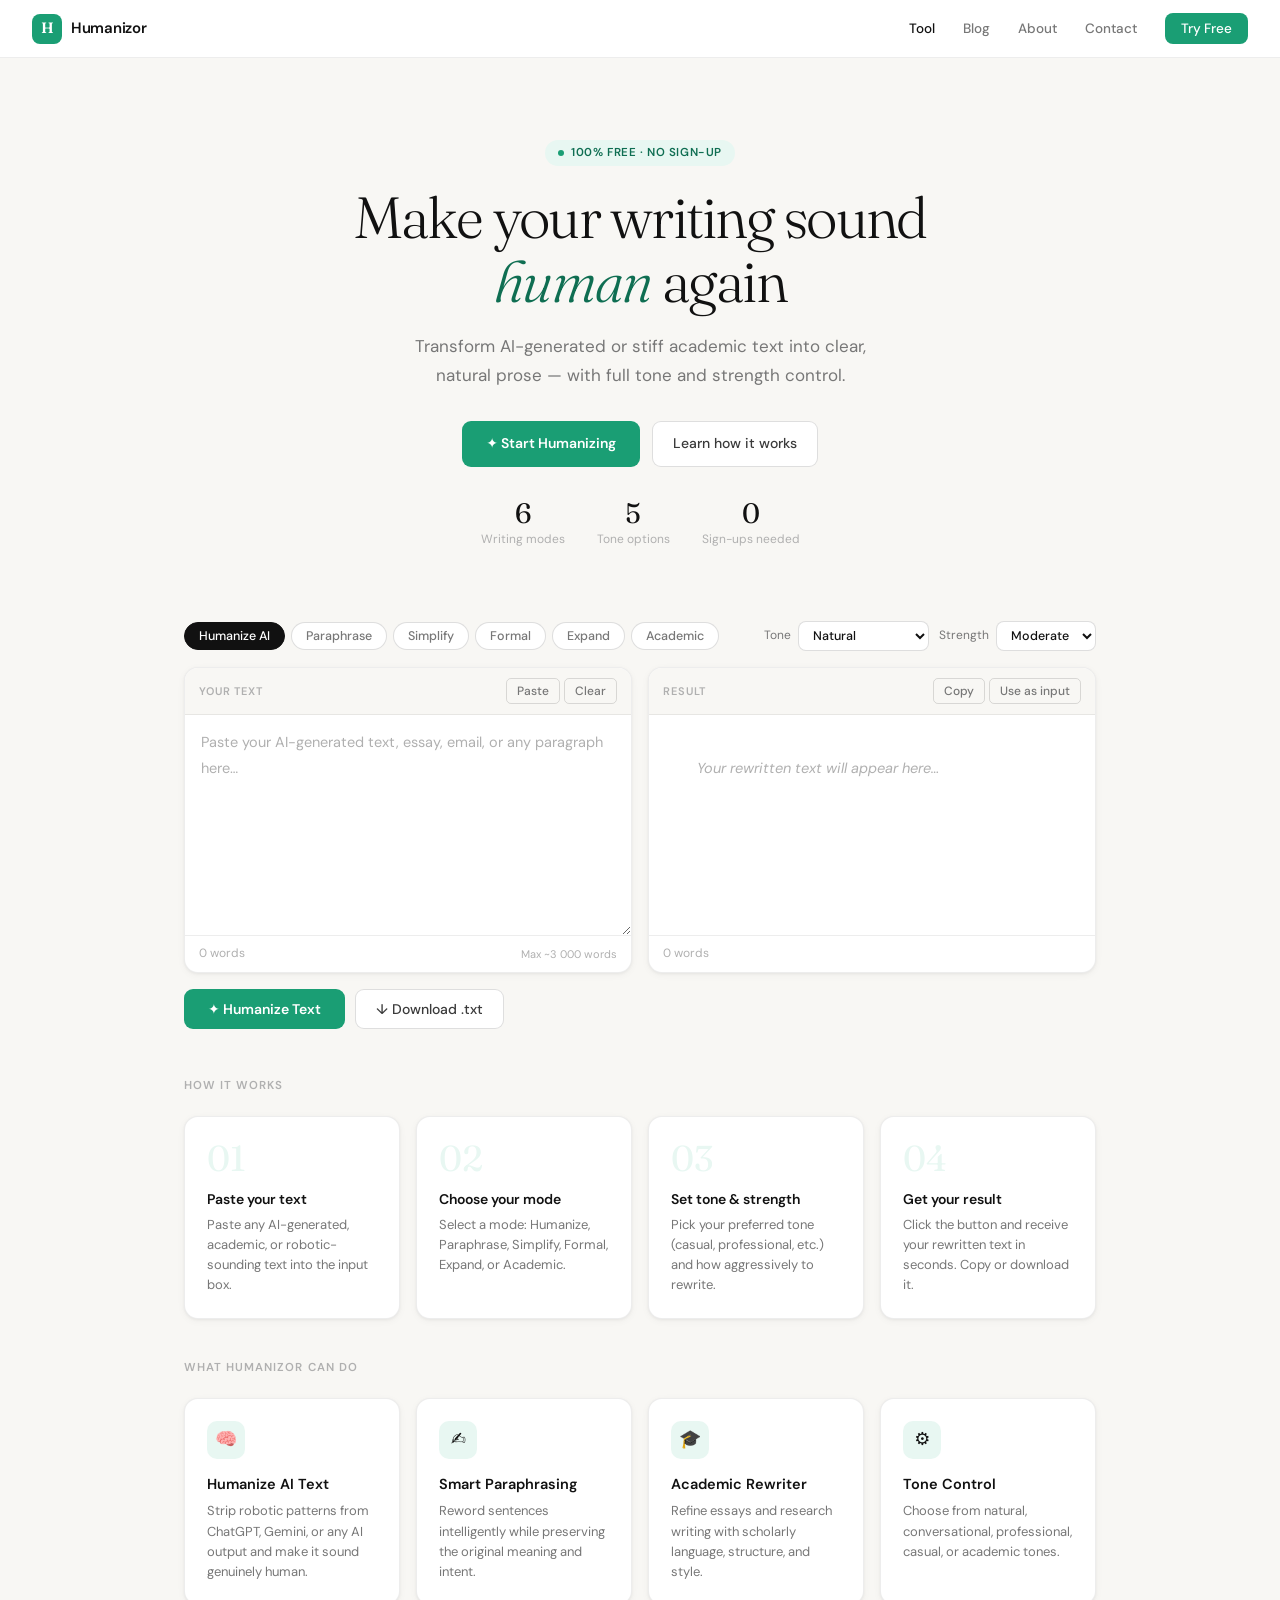
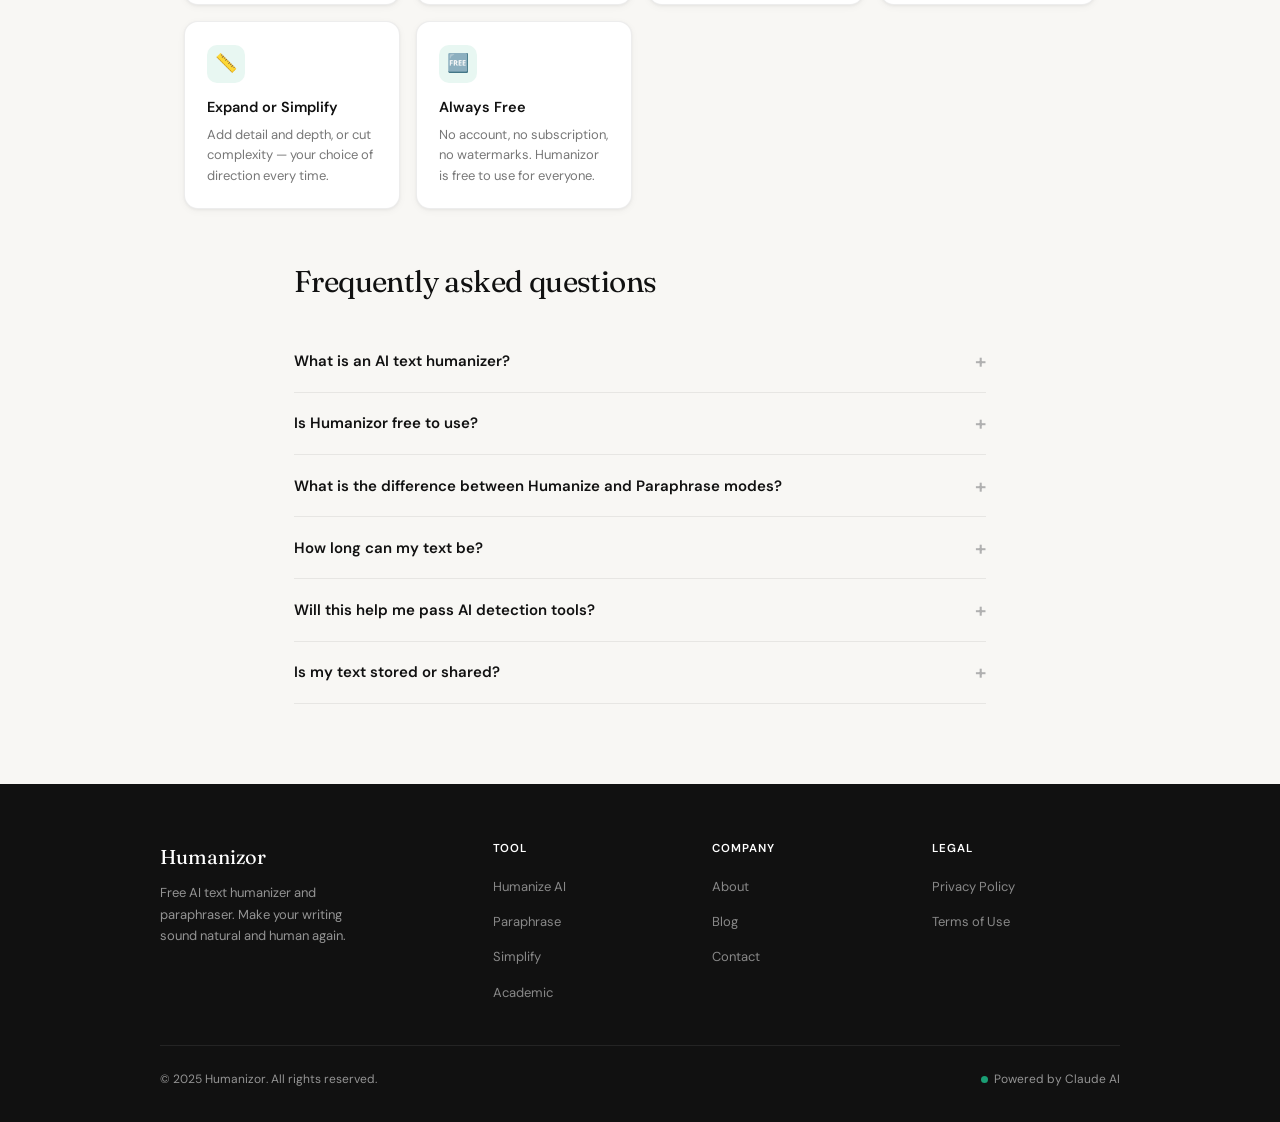
<file: index.html>
<!DOCTYPE html>
<html lang="en">
<head>
  <meta charset="UTF-8" />
  <meta name="viewport" content="width=device-width, initial-scale=1.0" />
  <title>Humanizor — Free AI Text Humanizer & Paraphraser Tool</title>
  <meta name="description" content="Transform AI-generated text into natural, human-sounding writing. Free tool to humanize ChatGPT, Gemini, or any AI content. Choose tone, strength, and style. No sign-up required." />
  <meta name="keywords" content="AI text humanizer, humanize AI text, paraphrase tool, AI content rewriter, make AI text sound human, ChatGPT humanizer, bypass AI detection" />
  <meta name="robots" content="index, follow" />
  <link rel="canonical" href="https://humanizor.com/" />

  <!-- Open Graph -->
  <meta property="og:title" content="Humanizor — Free AI Text Humanizer & Paraphraser" />
  <meta property="og:description" content="Transform AI-generated text into natural, human-sounding writing with tone and strength control." />
  <meta property="og:type" content="website" />
  <meta property="og:url" content="https://humanizor.com/" />

  <!-- Twitter Card -->
  <meta name="twitter:card" content="summary_large_image" />
  <meta name="twitter:title" content="Humanizor — Free AI Text Humanizer" />
  <meta name="twitter:description" content="Make AI-generated text sound natural and human. Free tool with tone control." />

  <link rel="preconnect" href="https://fonts.googleapis.com" />
  <link rel="preconnect" href="https://fonts.gstatic.com" crossorigin />
  <link rel="stylesheet" href="style.css" />

  <!-- Google AdSense -->
  <script async src="https://pagead2.googlesyndication.com/pagead/js/adsbygoogle.js?client=ca-pub-5536166511863260" crossorigin="anonymous"></script>

  <!-- Schema.org structured data -->
  <script type="application/ld+json">
  {
    "@context": "https://schema.org",
    "@type": "WebApplication",
    "name": "Humanizor",
    "url": "https://humanizor.com",
    "description": "Free AI text humanizer and paraphraser with tone and strength control.",
    "applicationCategory": "UtilityApplication",
    "operatingSystem": "All",
    "offers": { "@type": "Offer", "price": "0", "priceCurrency": "USD" }
  }
  </script>

  <style>
    /* ---- HOME-SPECIFIC STYLES ---- */

    /* Hero */
    .hero {
      padding: 5rem 2rem 3rem;
      text-align: center;
      max-width: 760px;
      margin: 0 auto;
    }
    .hero h1 {
      font-family: var(--font-serif);
      font-weight: 300;
      font-size: clamp(34px, 6vw, 58px);
      line-height: 1.1;
      letter-spacing: -0.03em;
      color: var(--ink);
      margin-bottom: 1.1rem;
    }
    .hero h1 em { font-style: italic; color: var(--green-dark); }
    .hero-sub {
      font-size: 17px; color: var(--ink-3);
      max-width: 500px; margin: 0 auto 2rem;
      line-height: 1.7;
    }
    .hero-actions { display: flex; align-items: center; justify-content: center; gap: 12px; flex-wrap: wrap; }
    .hero-stat {
      display: flex; align-items: center; justify-content: center;
      gap: 2rem; margin-top: 2rem; flex-wrap: wrap;
    }
    .hs-item { text-align: center; }
    .hs-val { font-family: var(--font-serif); font-size: 28px; font-weight: 400; color: var(--ink); line-height: 1; }
    .hs-label { font-size: 12px; color: var(--ink-4); margin-top: 3px; }

    /* Tool wrap */
    .tool-wrap { max-width: var(--max-w); margin: 0 auto 1rem; padding: 0 1.5rem; }

    /* Controls */
    .controls-row {
      display: flex; align-items: center; gap: 10px;
      flex-wrap: wrap; margin-bottom: 1rem;
    }
    .mode-pills { display: flex; gap: 6px; flex-wrap: wrap; flex: 1; }

    .select-group { display: flex; align-items: center; gap: 7px; }
    .select-label { font-size: 12px; color: var(--ink-3); white-space: nowrap; }
    select {
      font-family: var(--font-sans); font-size: 12.5px; font-weight: 500;
      color: var(--ink); background: var(--surface);
      border: 1px solid var(--border-strong); border-radius: var(--radius-sm);
      padding: 5px 10px; cursor: pointer; outline: none; transition: border-color 0.15s;
    }
    select:focus { border-color: var(--green); }

    /* Editor grid */
    .editor-grid { display: grid; grid-template-columns: 1fr 1fr; gap: 1rem; }
    @media (max-width: 640px) { .editor-grid { grid-template-columns: 1fr; } }

    textarea {
      width: 100%; flex: 1; min-height: 220px;
      padding: 14px 16px; font-family: var(--font-sans);
      font-size: 14.5px; line-height: 1.8; color: var(--ink);
      background: var(--surface); border: none; resize: vertical; outline: none;
    }
    textarea::placeholder { color: var(--ink-4); }

    .result-box {
      flex: 1; min-height: 220px; padding: 14px 16px;
      font-size: 14.5px; line-height: 1.8; color: var(--ink);
      white-space: pre-wrap; word-break: break-word;
    }
    .result-placeholder { color: var(--ink-4); font-style: italic; }

    /* Action row */
    .action-row { display: flex; align-items: center; gap: 10px; margin-top: 1rem; flex-wrap: wrap; }

    /* Stats bar */
    .stats-bar { display: none; grid-template-columns: repeat(3,1fr); gap: 8px; margin-top: 1rem; }
    .stat-card {
      background: var(--surface); border: 1px solid var(--border);
      border-radius: var(--radius-sm); padding: 10px 14px;
      box-shadow: var(--shadow-sm);
    }
    .stat-label { font-size: 11px; color: var(--ink-4); text-transform: uppercase; letter-spacing: 0.06em; }
    .stat-val { font-size: 24px; font-weight: 600; color: var(--ink); margin-top: 2px; }

    /* Features grid */
    .features-section { max-width: var(--max-w); margin: 2rem auto 0; padding: 0 1.5rem; }
    .section-label {
      font-size: 11.5px; font-weight: 600; color: var(--ink-4);
      text-transform: uppercase; letter-spacing: 0.09em; margin-bottom: 1.25rem;
    }
    .features-grid { display: grid; grid-template-columns: repeat(auto-fit, minmax(210px,1fr)); gap: 1rem; }
    .feat-card {
      background: var(--surface); border: 1px solid var(--border);
      border-radius: var(--radius); padding: 1.4rem;
      box-shadow: var(--shadow-sm);
    }
    .feat-icon {
      width: 38px; height: 38px; border-radius: 10px;
      background: var(--green-light); display: flex;
      align-items: center; justify-content: center;
      font-size: 18px; margin-bottom: 0.85rem;
    }
    .feat-card h3 { font-size: 14.5px; font-weight: 600; margin-bottom: 5px; color: var(--ink); }
    .feat-card p { font-size: 13px; color: var(--ink-3); line-height: 1.55; }

    /* FAQ */
    .faq-section { max-width: var(--max-w-prose); margin: 3rem auto 0; padding: 0 1.5rem; }
    .faq-section h2 {
      font-family: var(--font-serif); font-weight: 400;
      font-size: clamp(22px,3vw,30px); color: var(--ink);
      margin-bottom: 1.5rem; letter-spacing: -0.02em;
    }
    .faq-item { border-bottom: 1px solid var(--border); padding: 1.1rem 0; }
    .faq-q {
      font-size: 15px; font-weight: 600; color: var(--ink);
      cursor: pointer; display: flex; justify-content: space-between;
      align-items: center; gap: 1rem;
      background: none; border: none; width: 100%;
      text-align: left; font-family: var(--font-sans); padding: 0;
    }
    .faq-q::after { content: '+'; font-size: 20px; color: var(--ink-4); flex-shrink: 0; transition: transform 0.2s; }
    .faq-q.open::after { transform: rotate(45deg); }
    .faq-a { display: none; font-size: 14.5px; color: var(--ink-3); line-height: 1.75; padding-top: 0.65rem; }
    .faq-a.open { display: block; }

    /* How it works */
    .how-section { max-width: var(--max-w); margin: 3rem auto 0; padding: 0 1.5rem; }
    .steps-grid { display: grid; grid-template-columns: repeat(auto-fit, minmax(180px,1fr)); gap: 1rem; margin-top: 1.25rem; }
    .step {
      background: var(--surface); border: 1px solid var(--border);
      border-radius: var(--radius); padding: 1.4rem;
      box-shadow: var(--shadow-sm); position: relative;
    }
    .step-num {
      font-family: var(--font-serif); font-size: 36px; font-weight: 400;
      color: var(--green-light); line-height: 1; margin-bottom: 0.75rem;
    }
    .step h3 { font-size: 14px; font-weight: 600; margin-bottom: 4px; color: var(--ink); }
    .step p { font-size: 13px; color: var(--ink-3); line-height: 1.55; }
  </style>
</head>
<body>

<!-- NAVBAR -->
<nav class="navbar" role="navigation" aria-label="Main navigation">
  <a href="/" class="nav-brand" aria-label="Humanizor home">
    <div class="nav-logo">H</div>
    <span class="nav-name">Humanizor</span>
  </a>
  <ul class="nav-links">
    <li><a href="/" class="active">Tool</a></li>
    <li><a href="blog.html" class="hide-sm">Blog</a></li>
    <li><a href="about.html" class="hide-sm">About</a></li>
    <li><a href="contact.html">Contact</a></li>
    <li><a href="#tool" class="nav-cta">Try Free</a></li>
  </ul>
</nav>

<!-- HERO -->
<section class="hero" aria-label="Hero">
  <div class="badge"><span class="badge-dot"></span>100% Free · No Sign-up</div>
  <h1>Make your writing sound <em>human</em> again</h1>
  <p class="hero-sub">Transform AI-generated or stiff academic text into clear, natural prose — with full tone and strength control.</p>
  <div class="hero-actions">
    <a href="#tool" class="btn-primary">✦ Start Humanizing</a>
    <a href="about.html" class="btn-ghost">Learn how it works</a>
  </div>
  <div class="hero-stat">
    <div class="hs-item"><div class="hs-val">6</div><div class="hs-label">Writing modes</div></div>
    <div class="hs-item"><div class="hs-val">5</div><div class="hs-label">Tone options</div></div>
    <div class="hs-item"><div class="hs-val">0</div><div class="hs-label">Sign-ups needed</div></div>
  </div>
</section>

<!-- AD SLOT TOP -->
<div class="ad-slot">
  <ins class="adsbygoogle" style="display:block" data-ad-client="ca-pub-5536166511863260"
    data-ad-slot="auto" data-ad-format="auto" data-full-width-responsive="true"></ins>
  <script>(adsbygoogle = window.adsbygoogle || []).push({});</script>
</div>

<!-- TOOL -->
<div class="tool-wrap" id="tool">

  <!-- Mode pills + settings -->
  <div class="controls-row">
    <div class="mode-pills" role="group" aria-label="Writing mode">
      <button class="pill-tab active" data-mode="humanize">Humanize AI</button>
      <button class="pill-tab" data-mode="paraphrase">Paraphrase</button>
      <button class="pill-tab" data-mode="simplify">Simplify</button>
      <button class="pill-tab" data-mode="formal">Formal</button>
      <button class="pill-tab" data-mode="expand">Expand</button>
      <button class="pill-tab" data-mode="academic">Academic</button>
    </div>
    <div class="select-group">
      <label class="select-label" for="tone">Tone</label>
      <select id="tone">
        <option value="natural">Natural</option>
        <option value="conversational">Conversational</option>
        <option value="professional">Professional</option>
        <option value="casual">Casual</option>
        <option value="academic">Academic</option>
      </select>
    </div>
    <div class="select-group">
      <label class="select-label" for="strength">Strength</label>
      <select id="strength">
        <option value="light">Light</option>
        <option value="moderate" selected>Moderate</option>
        <option value="heavy">Heavy</option>
      </select>
    </div>
  </div>

  <!-- Editor panels -->
  <div class="editor-grid">
    <!-- Input -->
    <div class="panel">
      <div class="panel-head">
        <span class="panel-title">Your Text</span>
        <div class="panel-btns">
          <button class="btn-sm" id="pasteBtn">Paste</button>
          <button class="btn-sm" id="clearBtn">Clear</button>
        </div>
      </div>
      <textarea id="inputText" placeholder="Paste your AI-generated text, essay, email, or any paragraph here…" aria-label="Input text"></textarea>
      <div class="panel-foot">
        <span class="wc-count" id="inputWC">0 words</span>
        <span class="wc-count" style="color:var(--ink-4);font-size:11px;">Max ~3 000 words</span>
      </div>
    </div>

    <!-- Output -->
    <div class="panel">
      <div class="panel-head">
        <span class="panel-title">Result</span>
        <div class="panel-btns">
          <button class="btn-sm" id="copyBtn">Copy</button>
          <button class="btn-sm" id="swapBtn">Use as input</button>
        </div>
      </div>
      <div class="result-box" id="resultBox" aria-live="polite" aria-label="Output text">
        <span class="result-placeholder">Your rewritten text will appear here…</span>
      </div>
      <div class="panel-foot">
        <span class="wc-count" id="outputWC">0 words</span>
      </div>
    </div>
  </div>

  <!-- Action row -->
  <div class="action-row">
    <button class="btn-primary" id="runBtn">
      <div class="spinner" id="spinner"></div>
      <span id="btnLabel">✦ Humanize Text</span>
    </button>
    <button class="btn-ghost" id="downloadBtn">↓ Download .txt</button>
  </div>

  <!-- Stats -->
  <div class="stats-bar" id="statsBar">
    <div class="stat-card"><div class="stat-label">Input words</div><div class="stat-val" id="statIn">—</div></div>
    <div class="stat-card"><div class="stat-label">Output words</div><div class="stat-val" id="statOut">—</div></div>
    <div class="stat-card"><div class="stat-label">Word change</div><div class="stat-val" id="statDiff">—</div></div>
  </div>
</div>

<!-- AD SLOT MID -->
<div class="ad-slot" style="margin-top:1.5rem;">
  <ins class="adsbygoogle" style="display:block" data-ad-client="ca-pub-5536166511863260"
    data-ad-slot="auto" data-ad-format="auto" data-full-width-responsive="true"></ins>
  <script>(adsbygoogle = window.adsbygoogle || []).push({});</script>
</div>

<!-- HOW IT WORKS -->
<section class="how-section" aria-labelledby="how-title">
  <div class="section-label">How it works</div>
  <div class="steps-grid">
    <div class="step"><div class="step-num">01</div><h3>Paste your text</h3><p>Paste any AI-generated, academic, or robotic-sounding text into the input box.</p></div>
    <div class="step"><div class="step-num">02</div><h3>Choose your mode</h3><p>Select a mode: Humanize, Paraphrase, Simplify, Formal, Expand, or Academic.</p></div>
    <div class="step"><div class="step-num">03</div><h3>Set tone & strength</h3><p>Pick your preferred tone (casual, professional, etc.) and how aggressively to rewrite.</p></div>
    <div class="step"><div class="step-num">04</div><h3>Get your result</h3><p>Click the button and receive your rewritten text in seconds. Copy or download it.</p></div>
  </div>
</section>

<!-- FEATURES -->
<section class="features-section" aria-labelledby="features-title" style="margin-top:2.5rem;">
  <div class="section-label">What Humanizor can do</div>
  <div class="features-grid">
    <div class="feat-card"><div class="feat-icon">🧠</div><h3>Humanize AI Text</h3><p>Strip robotic patterns from ChatGPT, Gemini, or any AI output and make it sound genuinely human.</p></div>
    <div class="feat-card"><div class="feat-icon">✍️</div><h3>Smart Paraphrasing</h3><p>Reword sentences intelligently while preserving the original meaning and intent.</p></div>
    <div class="feat-card"><div class="feat-icon">🎓</div><h3>Academic Rewriter</h3><p>Refine essays and research writing with scholarly language, structure, and style.</p></div>
    <div class="feat-card"><div class="feat-icon">⚙️</div><h3>Tone Control</h3><p>Choose from natural, conversational, professional, casual, or academic tones.</p></div>
    <div class="feat-card"><div class="feat-icon">📏</div><h3>Expand or Simplify</h3><p>Add detail and depth, or cut complexity — your choice of direction every time.</p></div>
    <div class="feat-card"><div class="feat-icon">🆓</div><h3>Always Free</h3><p>No account, no subscription, no watermarks. Humanizor is free to use for everyone.</p></div>
  </div>
</section>

<!-- AD SLOT BOTTOM -->
<div class="ad-slot" style="margin-top:2.5rem;">
  <ins class="adsbygoogle" style="display:block" data-ad-client="ca-pub-5536166511863260"
    data-ad-slot="auto" data-ad-format="auto" data-full-width-responsive="true"></ins>
  <script>(adsbygoogle = window.adsbygoogle || []).push({});</script>
</div>

<!-- FAQ -->
<section class="faq-section" aria-labelledby="faq-title">
  <h2 id="faq-title">Frequently asked questions</h2>

  <div class="faq-item">
    <button class="faq-q">What is an AI text humanizer?</button>
    <div class="faq-a">An AI text humanizer is a tool that rewrites AI-generated content — such as text produced by ChatGPT, Gemini, or Claude — so it reads naturally, like a human wrote it. It removes formulaic sentence structures, passive voice overuse, and repetitive phrasing that are characteristic of AI writing.</div>
  </div>
  <div class="faq-item">
    <button class="faq-q">Is Humanizor free to use?</button>
    <div class="faq-a">Yes. Humanizor is completely free. There are no accounts, subscriptions, or usage limits to worry about. Just paste your text and go.</div>
  </div>
  <div class="faq-item">
    <button class="faq-q">What is the difference between Humanize and Paraphrase modes?</button>
    <div class="faq-a">Humanize mode specifically targets AI writing patterns — it removes the tell-tale signs that a machine generated the text. Paraphrase mode is a more general rewrite that keeps the meaning but uses different wording, regardless of whether the source is AI or human.</div>
  </div>
  <div class="faq-item">
    <button class="faq-q">How long can my text be?</button>
    <div class="faq-a">We recommend keeping input under 3,000 words for the best results. Very long texts may produce less coherent rewrites because the AI has to handle more context at once.</div>
  </div>
  <div class="faq-item">
    <button class="faq-q">Will this help me pass AI detection tools?</button>
    <div class="faq-a">Humanizor significantly changes sentence structure, word choice, and flow, which can reduce AI detection scores. However, no tool can guarantee bypassing every AI detector, and we encourage using Humanizor to genuinely improve writing quality rather than to deceive.</div>
  </div>
  <div class="faq-item">
    <button class="faq-q">Is my text stored or shared?</button>
    <div class="faq-a">No. Your text is sent securely to our server only to process your request, and it is not stored, logged, or shared with any third party. See our <a href="privacy.html">Privacy Policy</a> for full details.</div>
  </div>
</section>

<!-- FOOTER -->
<footer class="site-footer" role="contentinfo">
  <div class="footer-inner">
    <div class="footer-brand">
      <span class="footer-brand-name">Humanizor</span>
      <p>Free AI text humanizer and paraphraser. Make your writing sound natural and human again.</p>
    </div>
    <div class="footer-col">
      <h4>Tool</h4>
      <ul>
        <li><a href="/#tool">Humanize AI</a></li>
        <li><a href="/#tool">Paraphrase</a></li>
        <li><a href="/#tool">Simplify</a></li>
        <li><a href="/#tool">Academic</a></li>
      </ul>
    </div>
    <div class="footer-col">
      <h4>Company</h4>
      <ul>
        <li><a href="about.html">About</a></li>
        <li><a href="blog.html">Blog</a></li>
        <li><a href="contact.html">Contact</a></li>
      </ul>
    </div>
    <div class="footer-col">
      <h4>Legal</h4>
      <ul>
        <li><a href="privacy.html">Privacy Policy</a></li>
        <li><a href="terms.html">Terms of Use</a></li>
      </ul>
    </div>
  </div>
  <div class="footer-bottom">
    <span>© 2025 Humanizor. All rights reserved.</span>
    <div class="powered"><span class="powered-dot"></span>Powered by Claude AI</div>
  </div>
</footer>

<div id="toast" role="alert" aria-live="assertive"></div>

<script>
  /* ============================================================
     Humanizor — Main Tool Script
  ============================================================ */

  const MODES = {
    humanize:  (tone, str, text) => `You are an expert writing editor. Rewrite the following text so it sounds completely natural, ${tone}, and human-written. Remove all AI-like phrasing, formulaic structures, excessive transitions, and robotic patterns. Apply a ${str} level of transformation — the result should feel like a real person wrote it. Return ONLY the rewritten text, no commentary.\n\n${text}`,
    paraphrase:(tone, str, text) => `Paraphrase the following text in a ${tone} tone with ${str} rephrasing. Preserve the original meaning completely but use fresh vocabulary and varied sentence structure. Return ONLY the paraphrased text.\n\n${text}`,
    simplify:  (tone, str, text) => `Simplify the following text so it is very easy to read and understand. Use ${tone} language. Apply ${str} simplification — remove jargon, shorten sentences, and favour plain words. Return ONLY the simplified text.\n\n${text}`,
    formal:    (tone, str, text) => `Rewrite the following text in a formal, polished register suitable for professional or business communication. Apply ${str} formality. Return ONLY the rewritten text.\n\n${text}`,
    expand:    (tone, str, text) => `Expand the following text by adding detail, context, and explanation in a ${tone} tone. Apply ${str} expansion — make it richer without padding or repetition. Return ONLY the expanded text.\n\n${text}`,
    academic:  (tone, str, text) => `Rewrite the following text in a polished academic style suitable for essays or research papers. Use scholarly vocabulary, clear argumentation, and formal structure. Apply ${str} revision. Return ONLY the rewritten text.\n\n${text}`,
  };

  const LABELS = {
    humanize: '✦ Humanize Text', paraphrase: '✦ Paraphrase',
    simplify: '✦ Simplify', formal: '✦ Make Formal',
    expand: '✦ Expand Text', academic: '✦ Academic Rewrite',
  };

  let mode = 'humanize';
  let lastResult = '';

  const inputEl   = document.getElementById('inputText');
  const resultBox = document.getElementById('resultBox');
  const runBtn    = document.getElementById('runBtn');
  const btnLabel  = document.getElementById('btnLabel');
  const spinner   = document.getElementById('spinner');
  const inputWC   = document.getElementById('inputWC');
  const outputWC  = document.getElementById('outputWC');
  const statsBar  = document.getElementById('statsBar');
  const toast     = document.getElementById('toast');

  function wc(t) { return t.trim() ? t.trim().split(/\s+/).length : 0; }
  function wcLabel(n) { return n + (n === 1 ? ' word' : ' words'); }

  function showToast(msg, duration = 2800) {
    toast.textContent = msg;
    toast.classList.add('show');
    setTimeout(() => toast.classList.remove('show'), duration);
  }

  // Word count on input
  inputEl.addEventListener('input', () => { inputWC.textContent = wcLabel(wc(inputEl.value)); });

  // Mode pills
  document.querySelectorAll('.pill-tab').forEach(pill => {
    pill.addEventListener('click', () => {
      document.querySelectorAll('.pill-tab').forEach(p => p.classList.remove('active'));
      pill.classList.add('active');
      mode = pill.dataset.mode;
      btnLabel.textContent = LABELS[mode];
    });
  });

  // Paste
  document.getElementById('pasteBtn').addEventListener('click', async () => {
    try {
      const text = await navigator.clipboard.readText();
      inputEl.value = text;
      inputEl.dispatchEvent(new Event('input'));
    } catch { showToast('Clipboard access denied — paste manually (Ctrl+V / ⌘V).'); }
  });

  // Clear
  document.getElementById('clearBtn').addEventListener('click', () => {
    inputEl.value = '';
    inputWC.textContent = '0 words';
  });

  // Copy result
  document.getElementById('copyBtn').addEventListener('click', () => {
    if (!lastResult) { showToast('Nothing to copy yet.'); return; }
    navigator.clipboard.writeText(lastResult).then(() => showToast('Copied to clipboard ✓'));
  });

  // Use result as input
  document.getElementById('swapBtn').addEventListener('click', () => {
    if (!lastResult) return;
    inputEl.value = lastResult;
    inputEl.dispatchEvent(new Event('input'));
    resultBox.innerHTML = '<span class="result-placeholder">Your rewritten text will appear here…</span>';
    outputWC.textContent = '0 words';
    lastResult = '';
    statsBar.style.display = 'none';
    showToast('Result moved to input ✓');
  });

  // Download
  document.getElementById('downloadBtn').addEventListener('click', () => {
    if (!lastResult) { showToast('Nothing to download yet.'); return; }
    const blob = new Blob([lastResult], { type: 'text/plain' });
    const a = document.createElement('a');
    a.href = URL.createObjectURL(blob);
    a.download = 'humanizor-result.txt';
    a.click();
    URL.revokeObjectURL(a.href);
  });

  // Run
  runBtn.addEventListener('click', async () => {
    const text = inputEl.value.trim();
    if (!text) { showToast('Please paste some text first.'); return; }

    const tone = document.getElementById('tone').value;
    const strength = document.getElementById('strength').value;
    const prompt = MODES[mode](tone, strength, text);
    const inWords = wc(text);

    runBtn.disabled = true;
    spinner.style.display = 'block';
    btnLabel.textContent = 'Processing…';
    resultBox.innerHTML = '<span class="result-placeholder">Rewriting your text…</span>';
    outputWC.textContent = '0 words';
    statsBar.style.display = 'none';

    try {
      const res = await fetch('/api/humanize', {
        method: 'POST',
        headers: { 'Content-Type': 'application/json' },
        body: JSON.stringify({ prompt }),
      });

      const data = await res.json();

      if (!res.ok) {
        showToast('Error: ' + (data.error || 'Something went wrong.'), 4000);
        resultBox.innerHTML = '<span class="result-placeholder">Your rewritten text will appear here…</span>';
        return;
      }

      lastResult = data.output;
      resultBox.textContent = lastResult;

      const outWords = wc(lastResult);
      outputWC.textContent = wcLabel(outWords);

      document.getElementById('statIn').textContent = inWords;
      document.getElementById('statOut').textContent = outWords;
      const diff = outWords - inWords;
      document.getElementById('statDiff').textContent = (diff >= 0 ? '+' : '') + diff;
      statsBar.style.display = 'grid';

    } catch {
      showToast('Network error. Please check your connection and try again.', 4000);
      resultBox.innerHTML = '<span class="result-placeholder">Your rewritten text will appear here…</span>';
    } finally {
      runBtn.disabled = false;
      spinner.style.display = 'none';
      btnLabel.textContent = LABELS[mode];
    }
  });

  // FAQ accordion
  document.querySelectorAll('.faq-q').forEach(btn => {
    btn.addEventListener('click', () => {
      const answer = btn.nextElementSibling;
      const isOpen = btn.classList.contains('open');
      document.querySelectorAll('.faq-q').forEach(b => { b.classList.remove('open'); b.nextElementSibling.classList.remove('open'); });
      if (!isOpen) { btn.classList.add('open'); answer.classList.add('open'); }
    });
  });
</script>

</body>
</html>
</file>
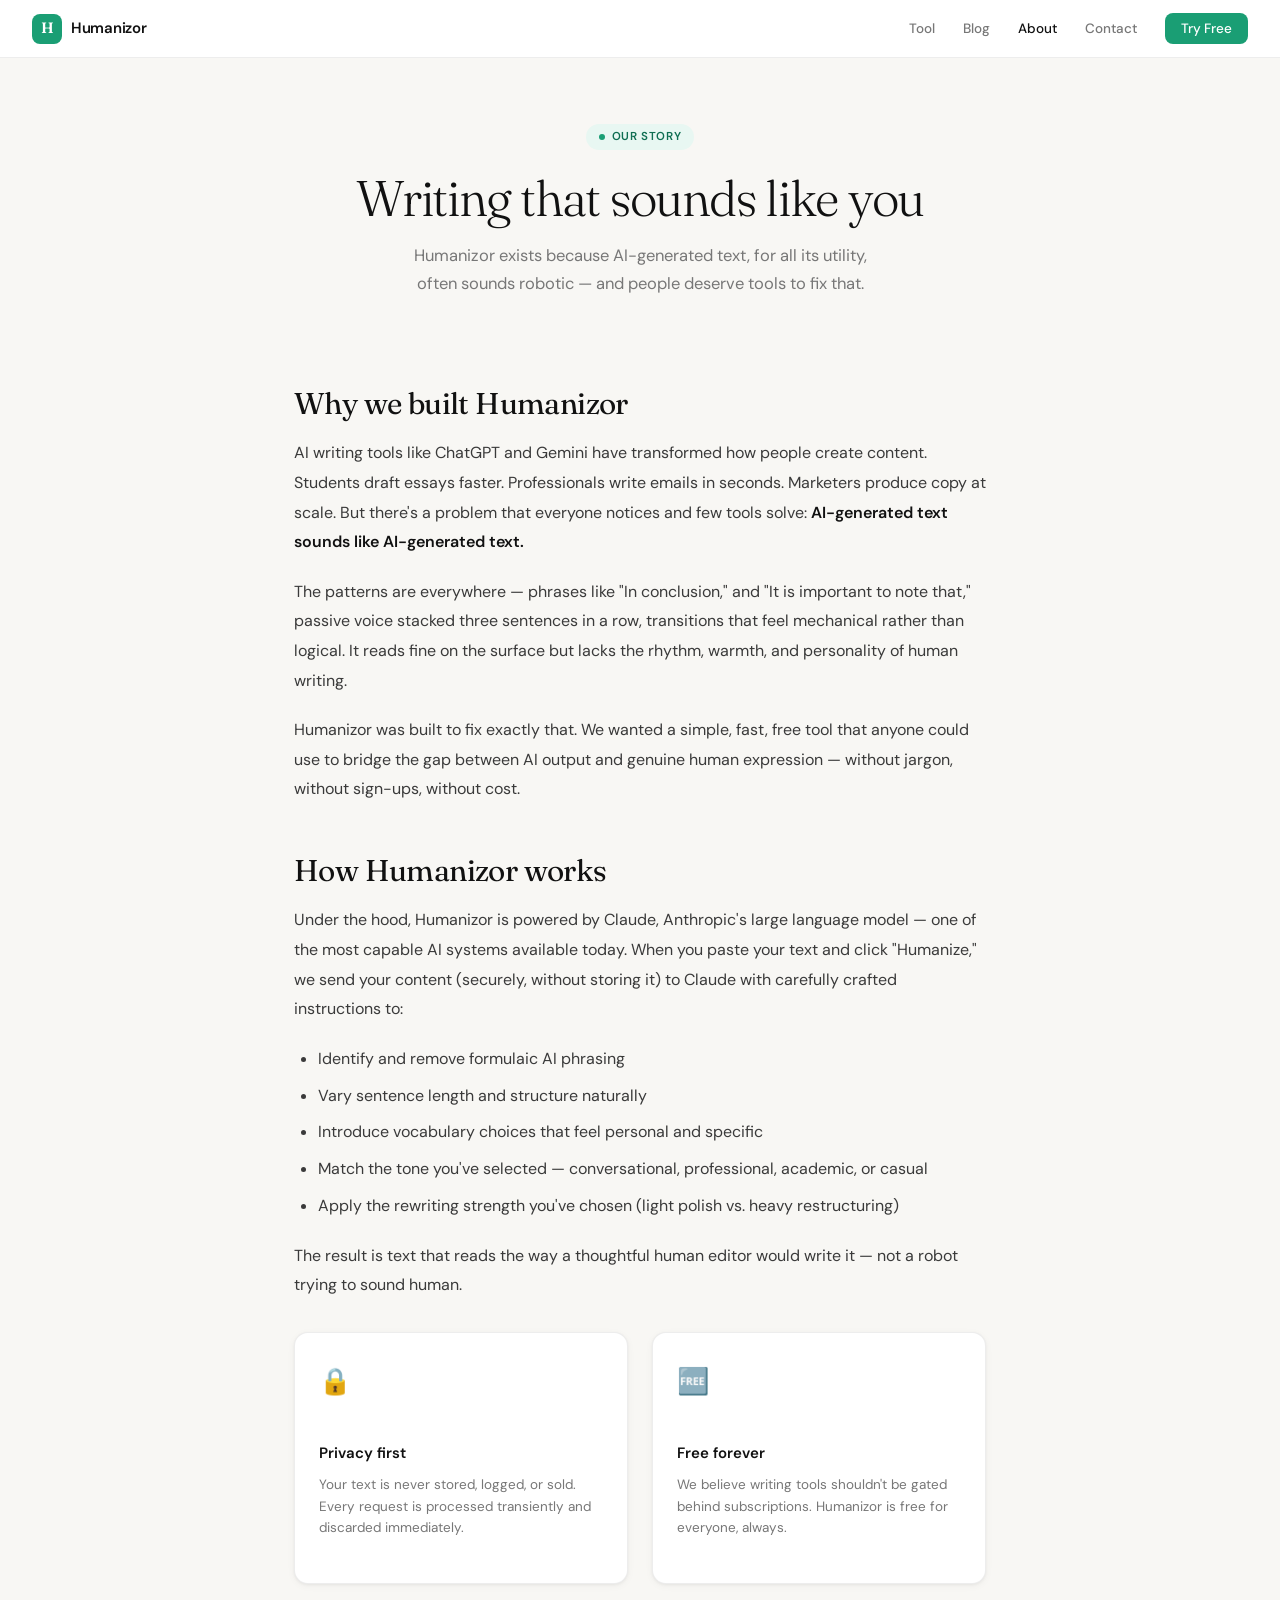
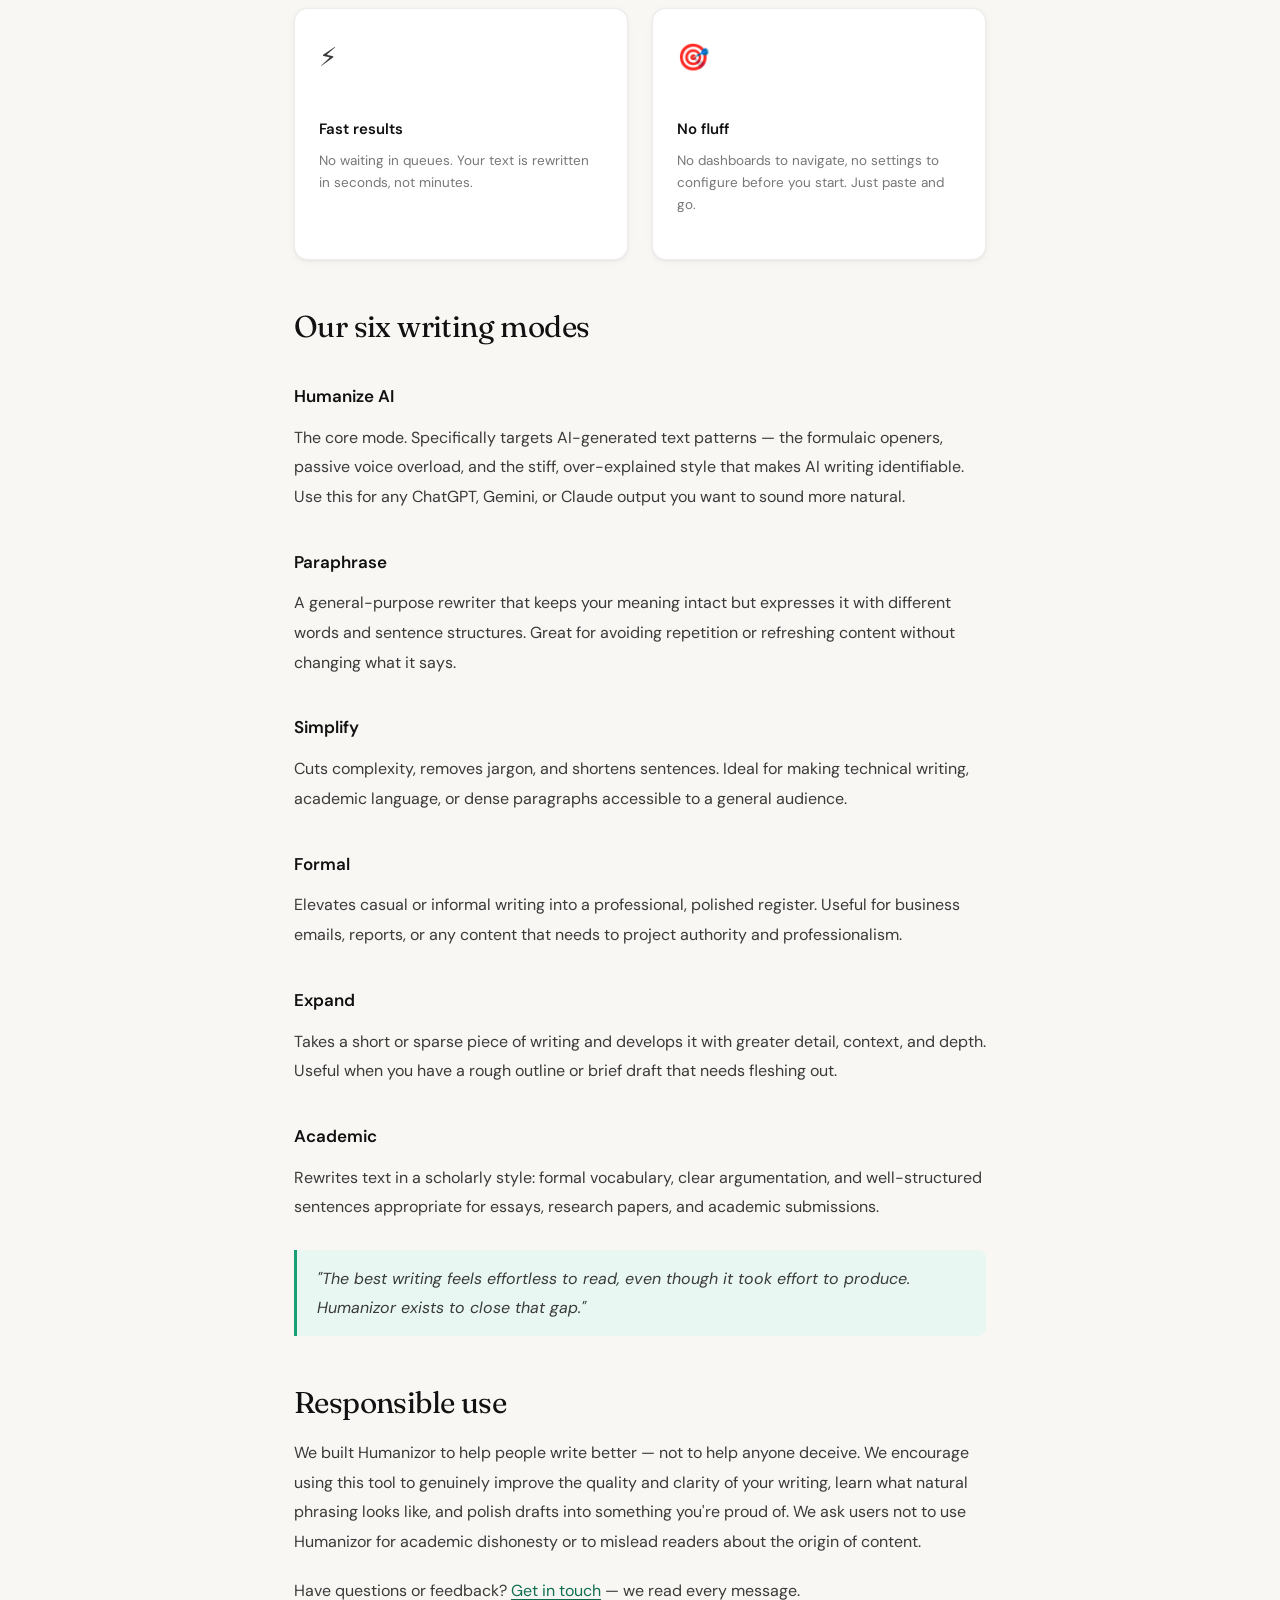
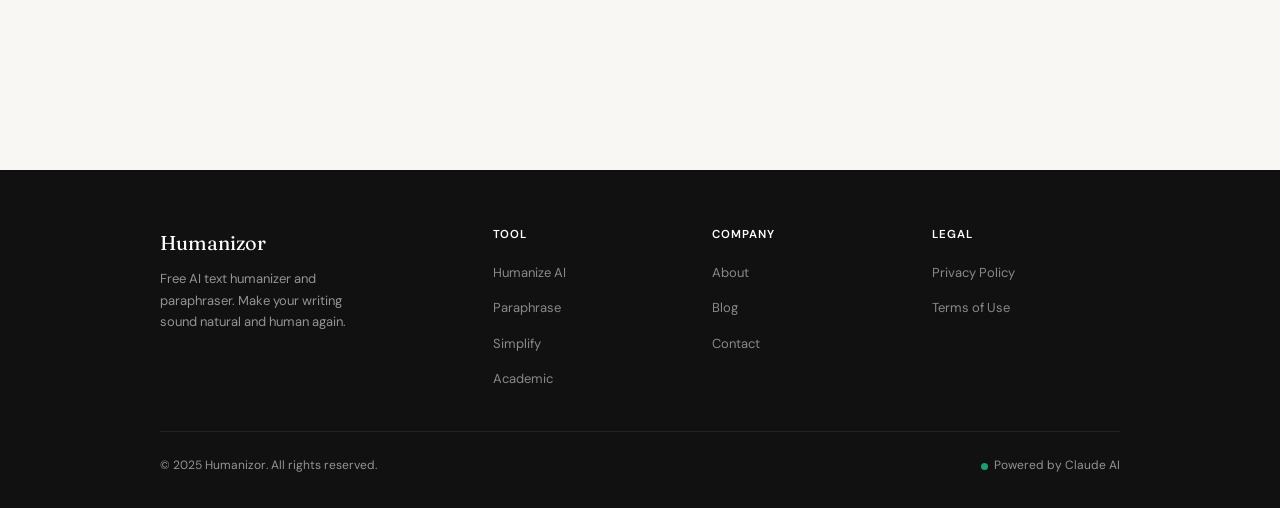
<file: about.html>
<!DOCTYPE html>
<html lang="en">
<head>
  <meta charset="UTF-8" />
  <meta name="viewport" content="width=device-width, initial-scale=1.0" />
  <title>About Humanizor — Our Mission & How It Works</title>
  <meta name="description" content="Learn about Humanizor, our mission to make AI-generated writing sound natural, and how our free AI text humanizer tool works." />
  <meta name="robots" content="index, follow" />
  <link rel="canonical" href="https://humanizor.com/about.html" />
  <link rel="preconnect" href="https://fonts.googleapis.com" />
  <link rel="preconnect" href="https://fonts.gstatic.com" crossorigin />
  <link rel="stylesheet" href="style.css" />
  <script async src="https://pagead2.googlesyndication.com/pagead/js/adsbygoogle.js?client=ca-pub-5536166511863260" crossorigin="anonymous"></script>
  <style>
    .about-grid {
      display: grid; grid-template-columns: 1fr 1fr; gap: 1.5rem;
      margin: 2rem 0;
    }
    @media (max-width: 600px) { .about-grid { grid-template-columns: 1fr; } }
    .value-card {
      background: var(--surface); border: 1px solid var(--border);
      border-radius: var(--radius); padding: 1.5rem; box-shadow: var(--shadow-sm);
    }
    .value-icon { font-size: 26px; margin-bottom: 0.65rem; }
    .value-card h3 { font-size: 15px; font-weight: 600; margin-bottom: 0.4rem; color: var(--ink); }
    .value-card p { font-size: 13.5px; color: var(--ink-3); line-height: 1.6; }
    .team-note {
      background: var(--green-light); border-radius: var(--radius);
      padding: 2rem; text-align: center; margin: 2rem 0;
    }
    .team-note p { font-size: 15px; color: var(--green-dark); line-height: 1.7; max-width: 500px; margin: 0 auto; }
  </style>
</head>
<body>

<nav class="navbar" role="navigation" aria-label="Main navigation">
  <a href="/" class="nav-brand">
    <div class="nav-logo">H</div>
    <span class="nav-name">Humanizor</span>
  </a>
  <ul class="nav-links">
    <li><a href="/">Tool</a></li>
    <li><a href="blog.html" class="hide-sm">Blog</a></li>
    <li><a href="about.html" class="active">About</a></li>
    <li><a href="contact.html">Contact</a></li>
    <li><a href="/#tool" class="nav-cta">Try Free</a></li>
  </ul>
</nav>

<section class="page-hero">
  <div class="badge"><span class="badge-dot"></span>Our Story</div>
  <h1>Writing that sounds like you</h1>
  <p>Humanizor exists because AI-generated text, for all its utility, often sounds robotic — and people deserve tools to fix that.</p>
</section>

<div class="ad-slot">
  <ins class="adsbygoogle" style="display:block" data-ad-client="ca-pub-5536166511863260"
    data-ad-slot="auto" data-ad-format="auto" data-full-width-responsive="true"></ins>
  <script>(adsbygoogle = window.adsbygoogle || []).push({});</script>
</div>

<div class="prose">
  <h2>Why we built Humanizor</h2>
  <p>AI writing tools like ChatGPT and Gemini have transformed how people create content. Students draft essays faster. Professionals write emails in seconds. Marketers produce copy at scale. But there's a problem that everyone notices and few tools solve: <strong>AI-generated text sounds like AI-generated text.</strong></p>
  <p>The patterns are everywhere — phrases like "In conclusion," and "It is important to note that," passive voice stacked three sentences in a row, transitions that feel mechanical rather than logical. It reads fine on the surface but lacks the rhythm, warmth, and personality of human writing.</p>
  <p>Humanizor was built to fix exactly that. We wanted a simple, fast, free tool that anyone could use to bridge the gap between AI output and genuine human expression — without jargon, without sign-ups, without cost.</p>

  <h2>How Humanizor works</h2>
  <p>Under the hood, Humanizor is powered by Claude, Anthropic's large language model — one of the most capable AI systems available today. When you paste your text and click "Humanize," we send your content (securely, without storing it) to Claude with carefully crafted instructions to:</p>
  <ul>
    <li>Identify and remove formulaic AI phrasing</li>
    <li>Vary sentence length and structure naturally</li>
    <li>Introduce vocabulary choices that feel personal and specific</li>
    <li>Match the tone you've selected — conversational, professional, academic, or casual</li>
    <li>Apply the rewriting strength you've chosen (light polish vs. heavy restructuring)</li>
  </ul>
  <p>The result is text that reads the way a thoughtful human editor would write it — not a robot trying to sound human.</p>

  <div class="about-grid">
    <div class="value-card"><div class="value-icon">🔒</div><h3>Privacy first</h3><p>Your text is never stored, logged, or sold. Every request is processed transiently and discarded immediately.</p></div>
    <div class="value-card"><div class="value-icon">🆓</div><h3>Free forever</h3><p>We believe writing tools shouldn't be gated behind subscriptions. Humanizor is free for everyone, always.</p></div>
    <div class="value-card"><div class="value-icon">⚡</div><h3>Fast results</h3><p>No waiting in queues. Your text is rewritten in seconds, not minutes.</p></div>
    <div class="value-card"><div class="value-icon">🎯</div><h3>No fluff</h3><p>No dashboards to navigate, no settings to configure before you start. Just paste and go.</p></div>
  </div>

  <h2>Our six writing modes</h2>
  <h3>Humanize AI</h3>
  <p>The core mode. Specifically targets AI-generated text patterns — the formulaic openers, passive voice overload, and the stiff, over-explained style that makes AI writing identifiable. Use this for any ChatGPT, Gemini, or Claude output you want to sound more natural.</p>

  <h3>Paraphrase</h3>
  <p>A general-purpose rewriter that keeps your meaning intact but expresses it with different words and sentence structures. Great for avoiding repetition or refreshing content without changing what it says.</p>

  <h3>Simplify</h3>
  <p>Cuts complexity, removes jargon, and shortens sentences. Ideal for making technical writing, academic language, or dense paragraphs accessible to a general audience.</p>

  <h3>Formal</h3>
  <p>Elevates casual or informal writing into a professional, polished register. Useful for business emails, reports, or any content that needs to project authority and professionalism.</p>

  <h3>Expand</h3>
  <p>Takes a short or sparse piece of writing and develops it with greater detail, context, and depth. Useful when you have a rough outline or brief draft that needs fleshing out.</p>

  <h3>Academic</h3>
  <p>Rewrites text in a scholarly style: formal vocabulary, clear argumentation, and well-structured sentences appropriate for essays, research papers, and academic submissions.</p>

  <blockquote>
    "The best writing feels effortless to read, even though it took effort to produce. Humanizor exists to close that gap."
  </blockquote>

  <h2>Responsible use</h2>
  <p>We built Humanizor to help people write better — not to help anyone deceive. We encourage using this tool to genuinely improve the quality and clarity of your writing, learn what natural phrasing looks like, and polish drafts into something you're proud of. We ask users not to use Humanizor for academic dishonesty or to mislead readers about the origin of content.</p>

  <p>Have questions or feedback? <a href="contact.html">Get in touch</a> — we read every message.</p>
</div>

<footer class="site-footer" role="contentinfo">
  <div class="footer-inner">
    <div class="footer-brand">
      <span class="footer-brand-name">Humanizor</span>
      <p>Free AI text humanizer and paraphraser. Make your writing sound natural and human again.</p>
    </div>
    <div class="footer-col"><h4>Tool</h4><ul><li><a href="/#tool">Humanize AI</a></li><li><a href="/#tool">Paraphrase</a></li><li><a href="/#tool">Simplify</a></li><li><a href="/#tool">Academic</a></li></ul></div>
    <div class="footer-col"><h4>Company</h4><ul><li><a href="about.html">About</a></li><li><a href="blog.html">Blog</a></li><li><a href="contact.html">Contact</a></li></ul></div>
    <div class="footer-col"><h4>Legal</h4><ul><li><a href="privacy.html">Privacy Policy</a></li><li><a href="terms.html">Terms of Use</a></li></ul></div>
  </div>
  <div class="footer-bottom">
    <span>© 2025 Humanizor. All rights reserved.</span>
    <div class="powered"><span class="powered-dot"></span>Powered by Claude AI</div>
  </div>
</footer>

<div id="toast"></div>
</body>
</html>
</file>
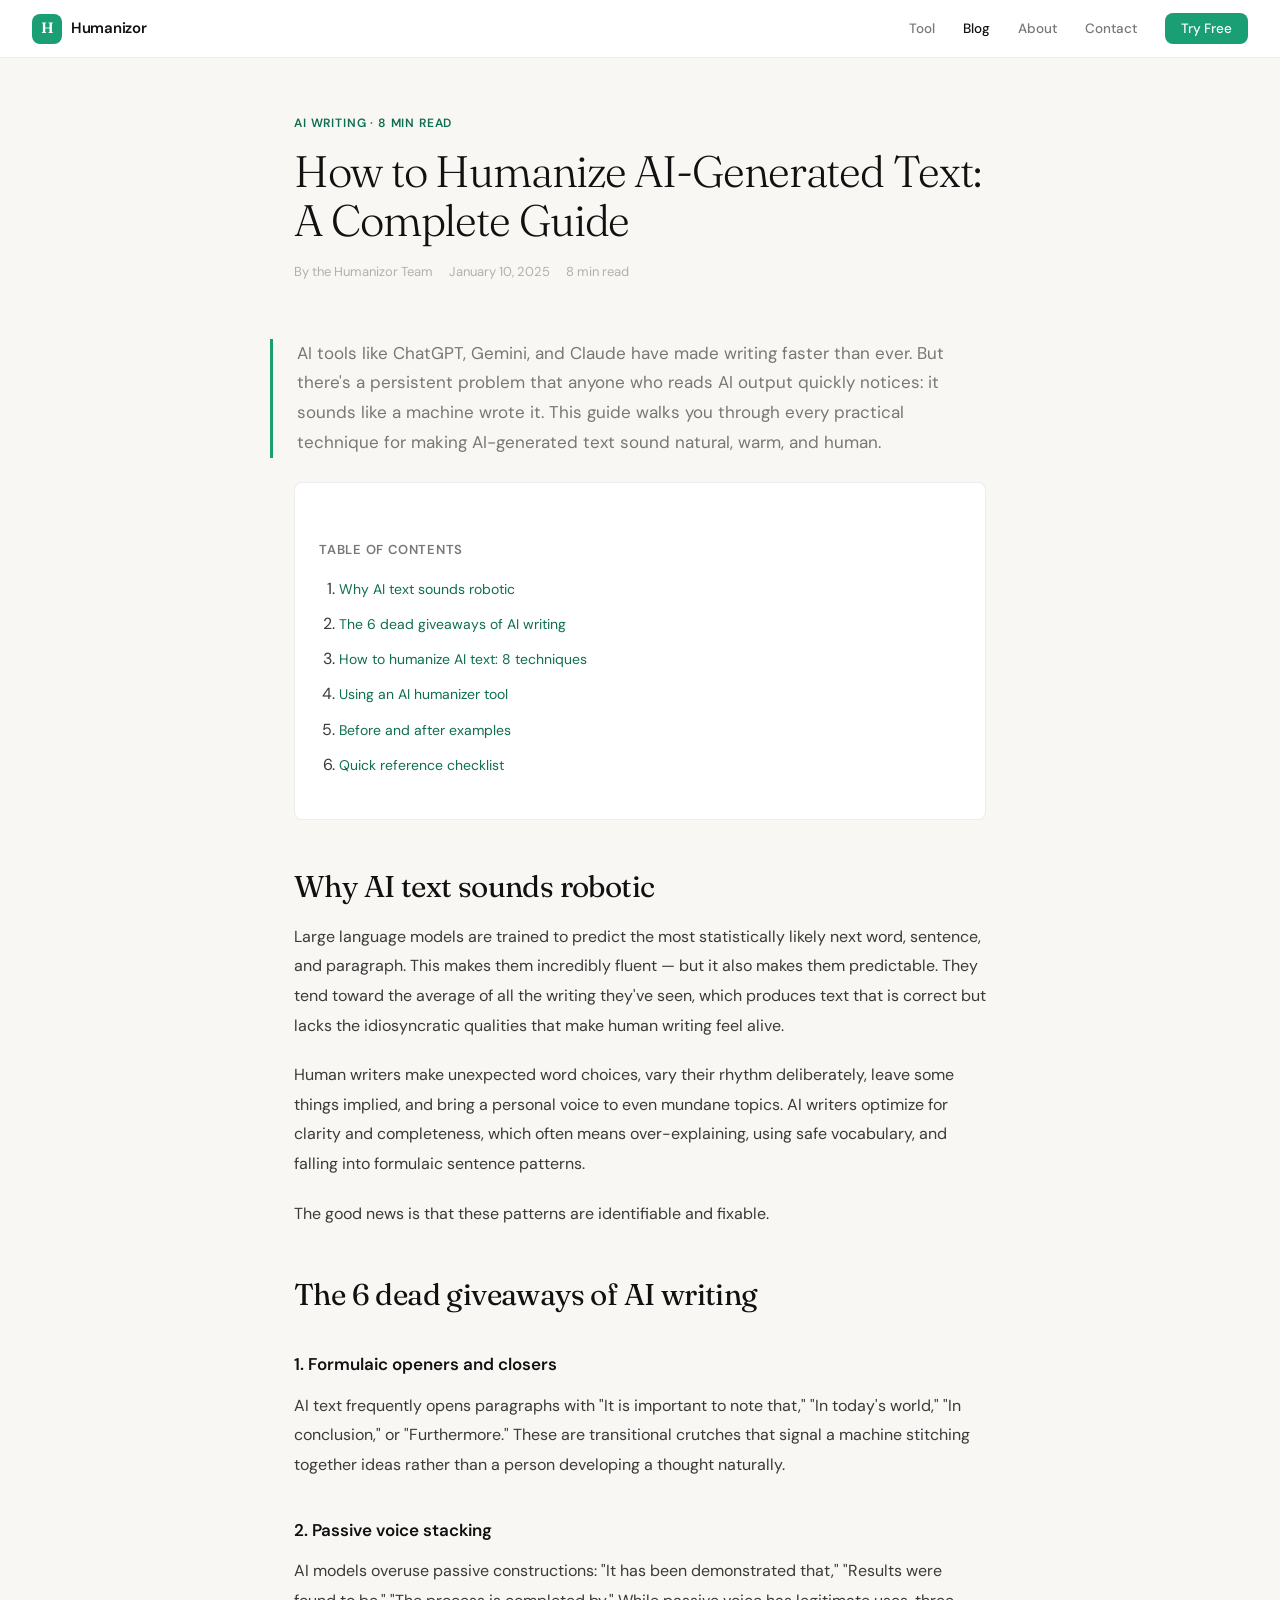
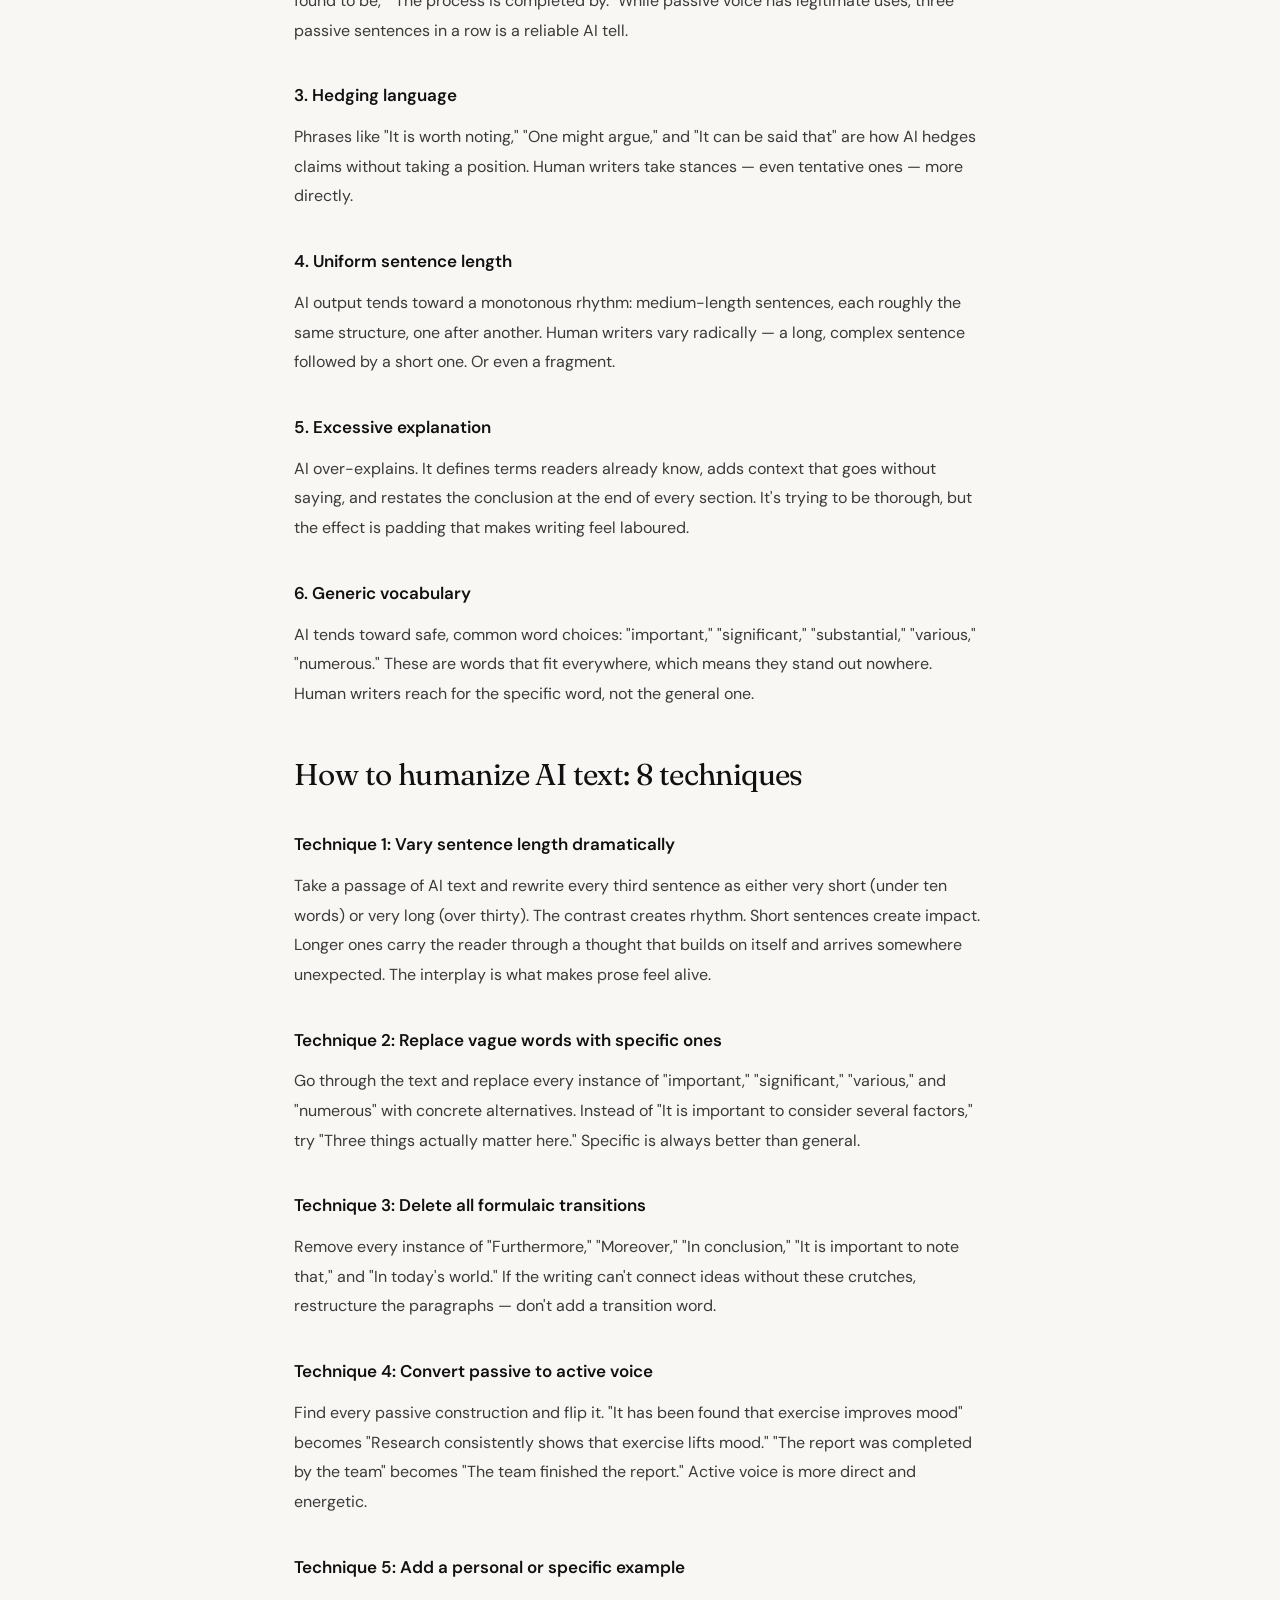
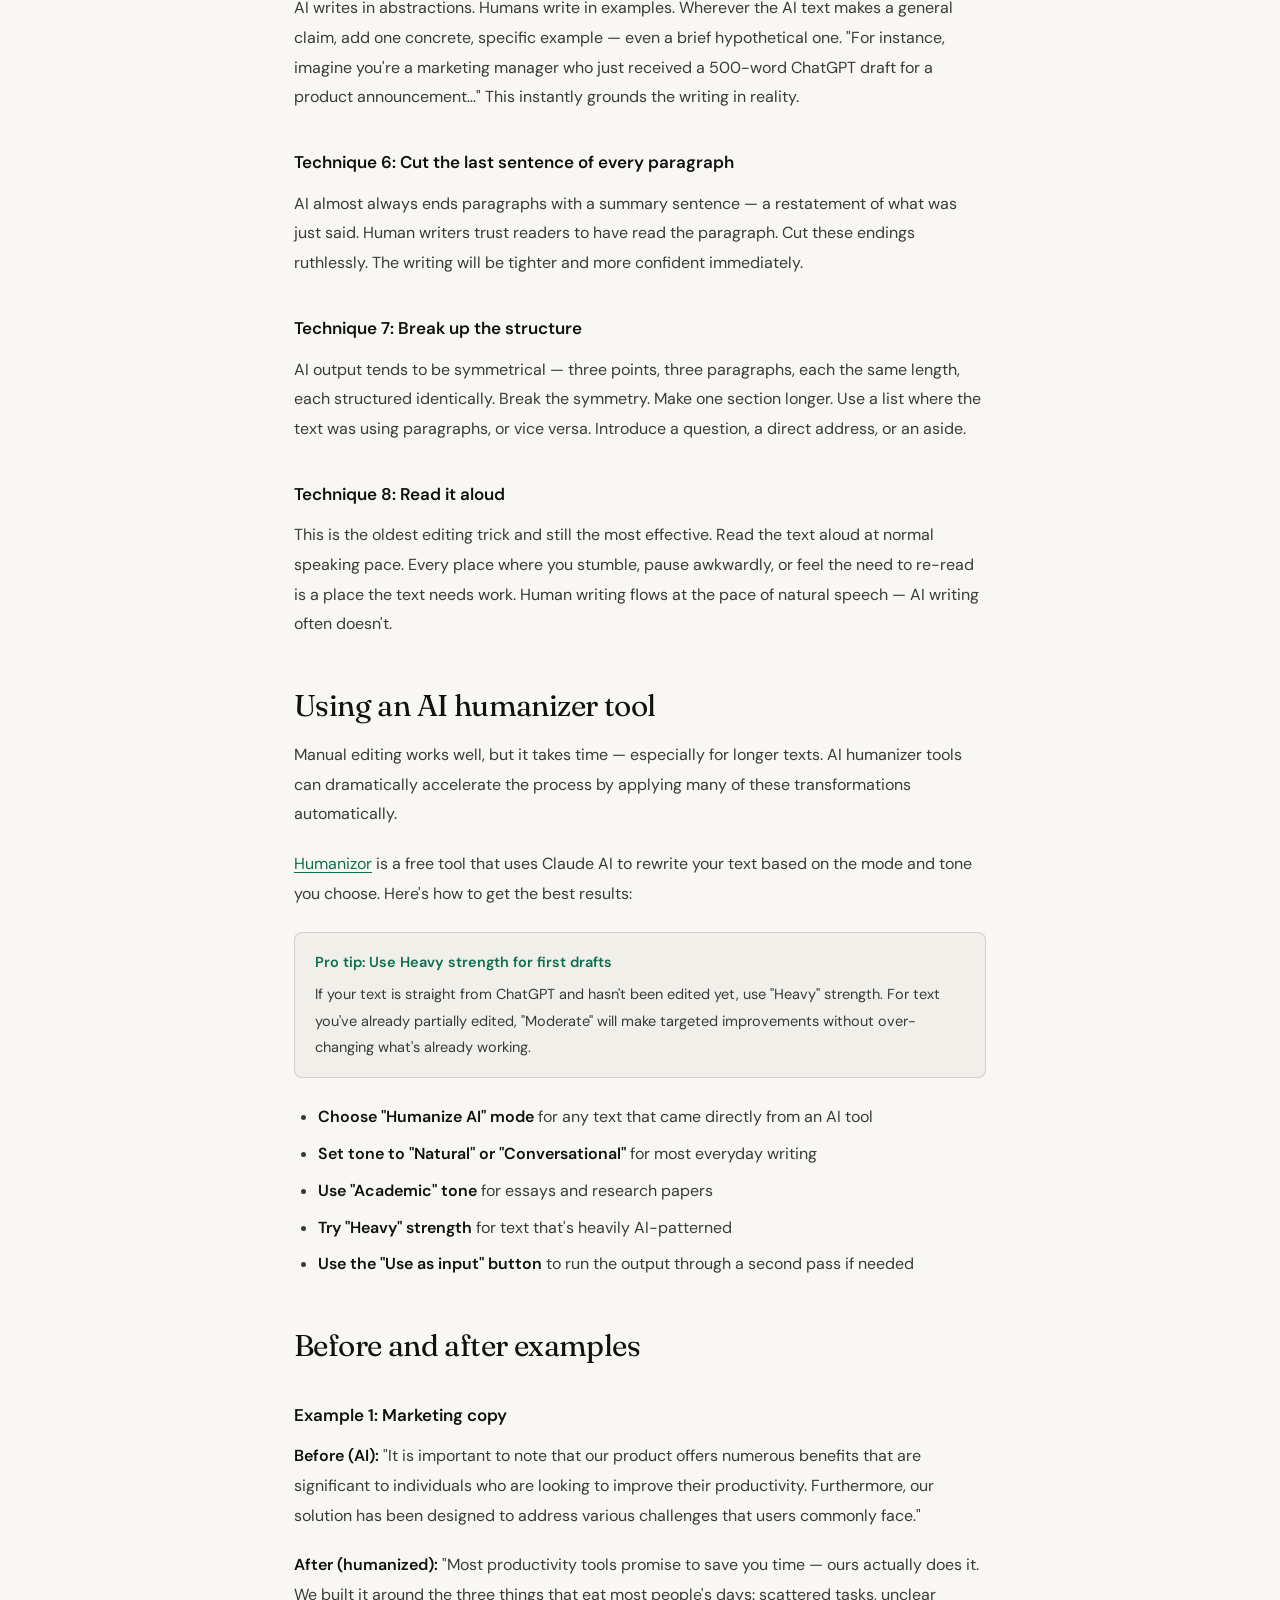
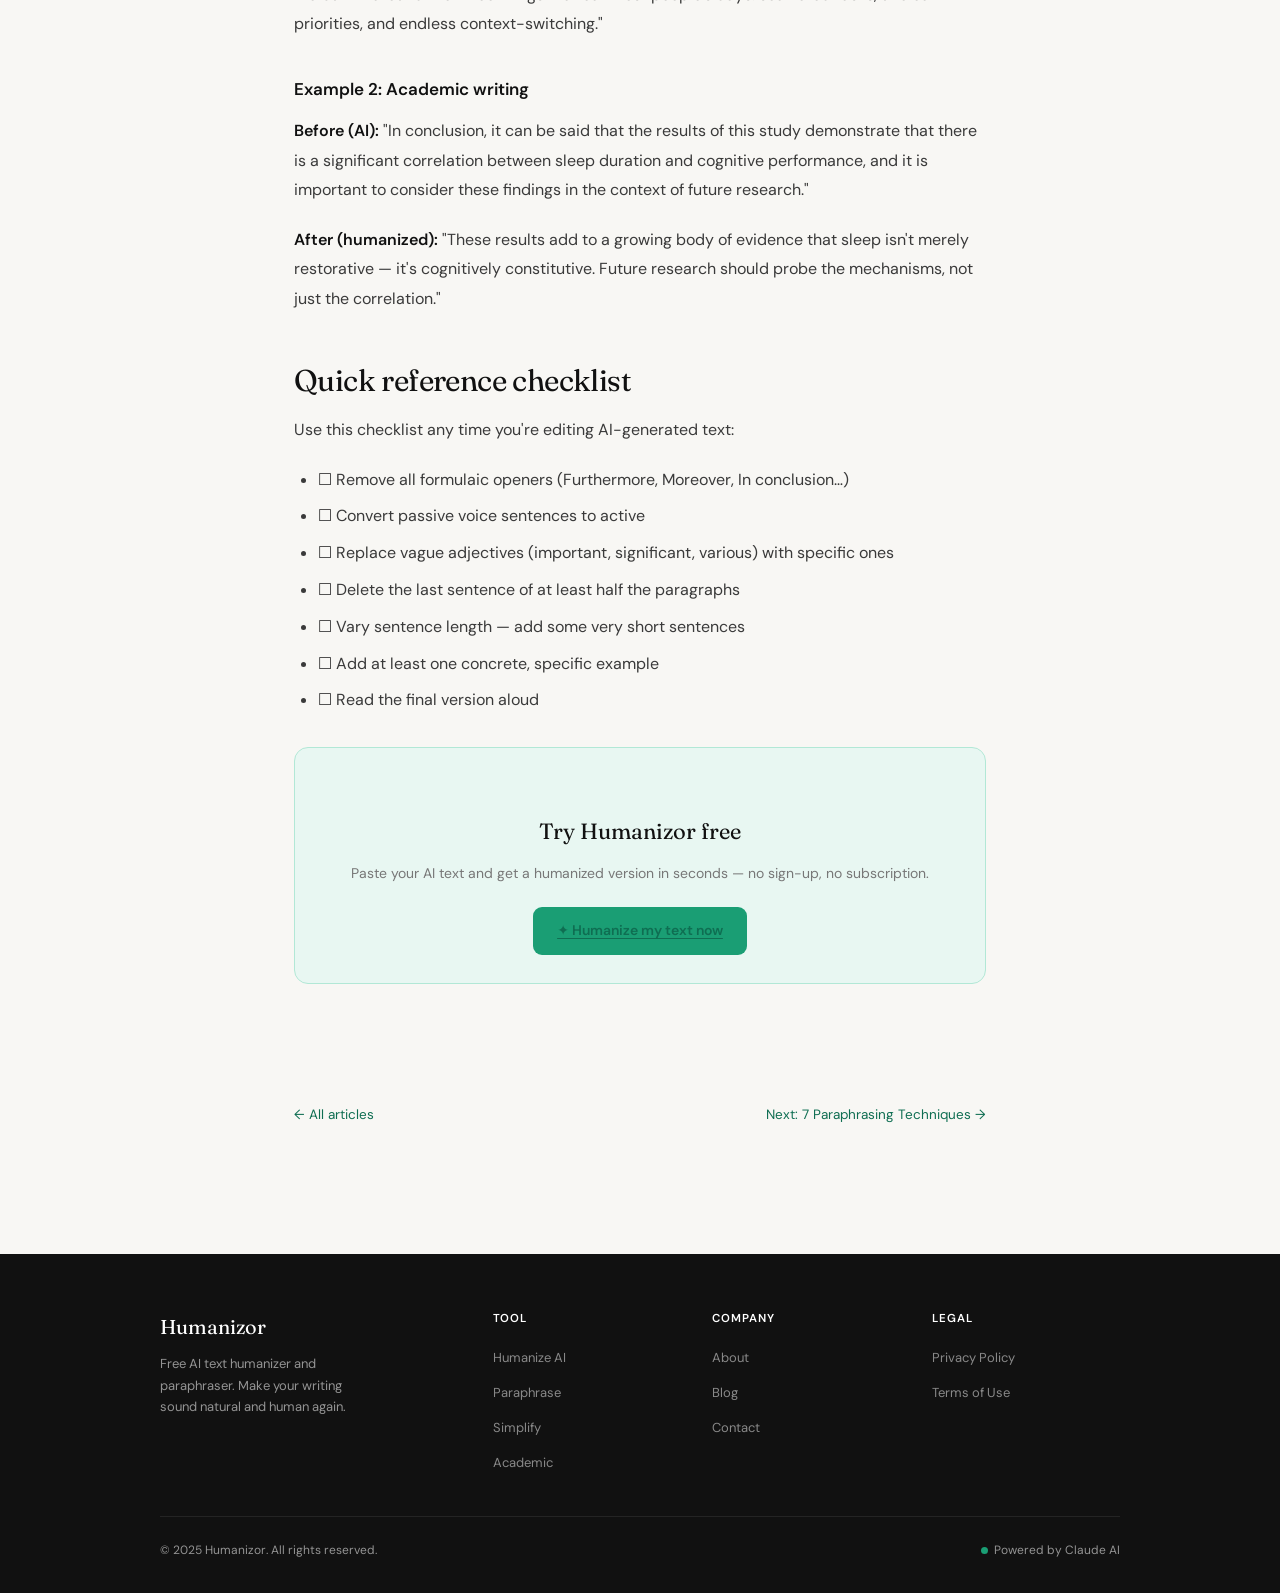
<file: Blog Post 1. How to humanize ai text.html>
<!DOCTYPE html>
<html lang="en">
<head>
  <meta charset="UTF-8" />
  <meta name="viewport" content="width=device-width, initial-scale=1.0" />
  <title>How to Humanize AI-Generated Text: A Complete Guide (2025)</title>
  <meta name="description" content="Learn how to humanize AI-generated text step by step. Remove robotic phrasing, improve flow, and make ChatGPT or Gemini output sound naturally human." />
  <meta name="keywords" content="how to humanize AI text, humanize ChatGPT text, make AI text sound human, AI text humanizer, remove AI writing patterns" />
  <meta name="robots" content="index, follow" />
  <link rel="canonical" href="https://humanizor.com/blog/how-to-humanize-ai-text.html" />

  <meta property="og:title" content="How to Humanize AI-Generated Text: A Complete Guide" />
  <meta property="og:description" content="Step-by-step guide to making AI text sound naturally human. Covers patterns to remove, techniques to apply, and free tools to use." />
  <meta property="og:type" content="article" />
  <meta property="og:url" content="https://humanizor.com/blog/how-to-humanize-ai-text.html" />

  <link rel="preconnect" href="https://fonts.googleapis.com" />
  <link rel="preconnect" href="https://fonts.gstatic.com" crossorigin />
  <link rel="stylesheet" href="../style.css" />
  <script async src="https://pagead2.googlesyndication.com/pagead/js/adsbygoogle.js?client=ca-pub-5536166511863260" crossorigin="anonymous"></script>

  <script type="application/ld+json">
  {
    "@context": "https://schema.org",
    "@type": "Article",
    "headline": "How to Humanize AI-Generated Text: A Complete Guide",
    "description": "Learn how to humanize AI-generated text step by step. Remove robotic phrasing, improve flow, and make ChatGPT or Gemini output sound naturally human.",
    "author": { "@type": "Organization", "name": "Humanizor" },
    "publisher": { "@type": "Organization", "name": "Humanizor", "url": "https://humanizor.com" },
    "datePublished": "2025-01-10",
    "dateModified": "2025-01-10",
    "mainEntityOfPage": "https://humanizor.com/blog/how-to-humanize-ai-text.html"
  }
  </script>

  <style>
    .article-header { max-width: var(--max-w-prose); margin: 0 auto; padding: 3.5rem 1.5rem 1.5rem; }
    .article-cat {
      font-size: 12px; font-weight: 600; text-transform: uppercase;
      letter-spacing: 0.07em; color: var(--green-dark); margin-bottom: 0.8rem;
    }
    .article-header h1 {
      font-family: var(--font-serif); font-weight: 300;
      font-size: clamp(28px, 5vw, 44px); line-height: 1.12;
      letter-spacing: -0.025em; color: var(--ink); margin-bottom: 1rem;
    }
    .article-meta { font-size: 13px; color: var(--ink-4); display: flex; gap: 1rem; flex-wrap: wrap; margin-bottom: 2rem; }
    .article-intro {
      font-size: 17px; color: var(--ink-3); line-height: 1.75;
      max-width: var(--max-w-prose); margin: 0 auto 1rem; padding: 0 1.5rem;
      border-left: 3px solid var(--green); padding-left: 1.5rem;
    }
    .toc {
      background: var(--surface); border: 1px solid var(--border);
      border-radius: var(--radius-sm); padding: 1.25rem 1.5rem;
      margin: 1.5rem 0;
    }
    .toc h3 { font-size: 13px; font-weight: 600; color: var(--ink-3); margin-bottom: 0.75rem; text-transform: uppercase; letter-spacing: 0.06em; }
    .toc ol { margin-left: 1.25rem; }
    .toc li { margin-bottom: 0.35rem; }
    .toc a { font-size: 14px; color: var(--green-dark); text-decoration: none; }
    .toc a:hover { text-decoration: underline; }
    .cta-box {
      background: var(--green-light); border: 1px solid #b2e8d6;
      border-radius: var(--radius); padding: 1.75rem;
      text-align: center; margin: 2rem 0;
    }
    .cta-box h3 { font-family: var(--font-serif); font-size: 22px; font-weight: 400; color: var(--ink); margin-bottom: 0.6rem; }
    .cta-box p { font-size: 14px; color: var(--ink-3); margin-bottom: 1.25rem; }
    .blog-nav {
      max-width: var(--max-w-prose); margin: 0 auto; padding: 0 1.5rem 3rem;
      display: flex; justify-content: space-between; gap: 1rem; flex-wrap: wrap;
    }
    .blog-nav a { font-size: 13.5px; color: var(--green-dark); text-decoration: none; }
    .blog-nav a:hover { text-decoration: underline; }
  </style>
</head>
<body>

<nav class="navbar" role="navigation">
  <a href="/" class="nav-brand">
    <div class="nav-logo">H</div>
    <span class="nav-name">Humanizor</span>
  </a>
  <ul class="nav-links">
    <li><a href="/">Tool</a></li>
    <li><a href="../blog.html" class="active">Blog</a></li>
    <li><a href="../about.html">About</a></li>
    <li><a href="../contact.html">Contact</a></li>
    <li><a href="/#tool" class="nav-cta">Try Free</a></li>
  </ul>
</nav>

<div class="article-header">
  <div class="article-cat">AI Writing · 8 min read</div>
  <h1>How to Humanize AI-Generated Text: A Complete Guide</h1>
  <div class="article-meta">
    <span>By the Humanizor Team</span>
    <span>January 10, 2025</span>
    <span>8 min read</span>
  </div>
</div>

<p class="article-intro">AI tools like ChatGPT, Gemini, and Claude have made writing faster than ever. But there's a persistent problem that anyone who reads AI output quickly notices: it sounds like a machine wrote it. This guide walks you through every practical technique for making AI-generated text sound natural, warm, and human.</p>

<div class="ad-slot">
  <ins class="adsbygoogle" style="display:block" data-ad-client="ca-pub-5536166511863260"
    data-ad-slot="auto" data-ad-format="auto" data-full-width-responsive="true"></ins>
  <script>(adsbygoogle = window.adsbygoogle || []).push({});</script>
</div>

<div class="prose">
  <div class="toc">
    <h3>Table of Contents</h3>
    <ol>
      <li><a href="#why">Why AI text sounds robotic</a></li>
      <li><a href="#patterns">The 6 dead giveaways of AI writing</a></li>
      <li><a href="#techniques">How to humanize AI text: 8 techniques</a></li>
      <li><a href="#tool">Using an AI humanizer tool</a></li>
      <li><a href="#examples">Before and after examples</a></li>
      <li><a href="#summary">Quick reference checklist</a></li>
    </ol>
  </div>

  <h2 id="why">Why AI text sounds robotic</h2>
  <p>Large language models are trained to predict the most statistically likely next word, sentence, and paragraph. This makes them incredibly fluent — but it also makes them predictable. They tend toward the average of all the writing they've seen, which produces text that is correct but lacks the idiosyncratic qualities that make human writing feel alive.</p>
  <p>Human writers make unexpected word choices, vary their rhythm deliberately, leave some things implied, and bring a personal voice to even mundane topics. AI writers optimize for clarity and completeness, which often means over-explaining, using safe vocabulary, and falling into formulaic sentence patterns.</p>
  <p>The good news is that these patterns are identifiable and fixable.</p>

  <h2 id="patterns">The 6 dead giveaways of AI writing</h2>

  <h3>1. Formulaic openers and closers</h3>
  <p>AI text frequently opens paragraphs with "It is important to note that," "In today's world," "In conclusion," or "Furthermore." These are transitional crutches that signal a machine stitching together ideas rather than a person developing a thought naturally.</p>

  <h3>2. Passive voice stacking</h3>
  <p>AI models overuse passive constructions: "It has been demonstrated that," "Results were found to be," "The process is completed by." While passive voice has legitimate uses, three passive sentences in a row is a reliable AI tell.</p>

  <h3>3. Hedging language</h3>
  <p>Phrases like "It is worth noting," "One might argue," and "It can be said that" are how AI hedges claims without taking a position. Human writers take stances — even tentative ones — more directly.</p>

  <h3>4. Uniform sentence length</h3>
  <p>AI output tends toward a monotonous rhythm: medium-length sentences, each roughly the same structure, one after another. Human writers vary radically — a long, complex sentence followed by a short one. Or even a fragment.</p>

  <h3>5. Excessive explanation</h3>
  <p>AI over-explains. It defines terms readers already know, adds context that goes without saying, and restates the conclusion at the end of every section. It's trying to be thorough, but the effect is padding that makes writing feel laboured.</p>

  <h3>6. Generic vocabulary</h3>
  <p>AI tends toward safe, common word choices: "important," "significant," "substantial," "various," "numerous." These are words that fit everywhere, which means they stand out nowhere. Human writers reach for the specific word, not the general one.</p>

  <h2 id="techniques">How to humanize AI text: 8 techniques</h2>

  <h3>Technique 1: Vary sentence length dramatically</h3>
  <p>Take a passage of AI text and rewrite every third sentence as either very short (under ten words) or very long (over thirty). The contrast creates rhythm. Short sentences create impact. Longer ones carry the reader through a thought that builds on itself and arrives somewhere unexpected. The interplay is what makes prose feel alive.</p>

  <h3>Technique 2: Replace vague words with specific ones</h3>
  <p>Go through the text and replace every instance of "important," "significant," "various," and "numerous" with concrete alternatives. Instead of "It is important to consider several factors," try "Three things actually matter here." Specific is always better than general.</p>

  <h3>Technique 3: Delete all formulaic transitions</h3>
  <p>Remove every instance of "Furthermore," "Moreover," "In conclusion," "It is important to note that," and "In today's world." If the writing can't connect ideas without these crutches, restructure the paragraphs — don't add a transition word.</p>

  <h3>Technique 4: Convert passive to active voice</h3>
  <p>Find every passive construction and flip it. "It has been found that exercise improves mood" becomes "Research consistently shows that exercise lifts mood." "The report was completed by the team" becomes "The team finished the report." Active voice is more direct and energetic.</p>

  <h3>Technique 5: Add a personal or specific example</h3>
  <p>AI writes in abstractions. Humans write in examples. Wherever the AI text makes a general claim, add one concrete, specific example — even a brief hypothetical one. "For instance, imagine you're a marketing manager who just received a 500-word ChatGPT draft for a product announcement…" This instantly grounds the writing in reality.</p>

  <h3>Technique 6: Cut the last sentence of every paragraph</h3>
  <p>AI almost always ends paragraphs with a summary sentence — a restatement of what was just said. Human writers trust readers to have read the paragraph. Cut these endings ruthlessly. The writing will be tighter and more confident immediately.</p>

  <h3>Technique 7: Break up the structure</h3>
  <p>AI output tends to be symmetrical — three points, three paragraphs, each the same length, each structured identically. Break the symmetry. Make one section longer. Use a list where the text was using paragraphs, or vice versa. Introduce a question, a direct address, or an aside.</p>

  <h3>Technique 8: Read it aloud</h3>
  <p>This is the oldest editing trick and still the most effective. Read the text aloud at normal speaking pace. Every place where you stumble, pause awkwardly, or feel the need to re-read is a place the text needs work. Human writing flows at the pace of natural speech — AI writing often doesn't.</p>

  <h2 id="tool">Using an AI humanizer tool</h2>
  <p>Manual editing works well, but it takes time — especially for longer texts. AI humanizer tools can dramatically accelerate the process by applying many of these transformations automatically.</p>
  <p><a href="/">Humanizor</a> is a free tool that uses Claude AI to rewrite your text based on the mode and tone you choose. Here's how to get the best results:</p>

  <div class="tip">
    <strong>Pro tip: Use Heavy strength for first drafts</strong>
    If your text is straight from ChatGPT and hasn't been edited yet, use "Heavy" strength. For text you've already partially edited, "Moderate" will make targeted improvements without over-changing what's already working.
  </div>

  <ul>
    <li><strong>Choose "Humanize AI" mode</strong> for any text that came directly from an AI tool</li>
    <li><strong>Set tone to "Natural" or "Conversational"</strong> for most everyday writing</li>
    <li><strong>Use "Academic" tone</strong> for essays and research papers</li>
    <li><strong>Try "Heavy" strength</strong> for text that's heavily AI-patterned</li>
    <li><strong>Use the "Use as input" button</strong> to run the output through a second pass if needed</li>
  </ul>

  <h2 id="examples">Before and after examples</h2>

  <h3>Example 1: Marketing copy</h3>
  <p><strong>Before (AI):</strong> "It is important to note that our product offers numerous benefits that are significant to individuals who are looking to improve their productivity. Furthermore, our solution has been designed to address various challenges that users commonly face."</p>
  <p><strong>After (humanized):</strong> "Most productivity tools promise to save you time — ours actually does it. We built it around the three things that eat most people's days: scattered tasks, unclear priorities, and endless context-switching."</p>

  <h3>Example 2: Academic writing</h3>
  <p><strong>Before (AI):</strong> "In conclusion, it can be said that the results of this study demonstrate that there is a significant correlation between sleep duration and cognitive performance, and it is important to consider these findings in the context of future research."</p>
  <p><strong>After (humanized):</strong> "These results add to a growing body of evidence that sleep isn't merely restorative — it's cognitively constitutive. Future research should probe the mechanisms, not just the correlation."</p>

  <h2 id="summary">Quick reference checklist</h2>
  <p>Use this checklist any time you're editing AI-generated text:</p>
  <ul>
    <li>☐ Remove all formulaic openers (Furthermore, Moreover, In conclusion…)</li>
    <li>☐ Convert passive voice sentences to active</li>
    <li>☐ Replace vague adjectives (important, significant, various) with specific ones</li>
    <li>☐ Delete the last sentence of at least half the paragraphs</li>
    <li>☐ Vary sentence length — add some very short sentences</li>
    <li>☐ Add at least one concrete, specific example</li>
    <li>☐ Read the final version aloud</li>
  </ul>

  <div class="cta-box">
    <h3>Try Humanizor free</h3>
    <p>Paste your AI text and get a humanized version in seconds — no sign-up, no subscription.</p>
    <a href="/#tool" class="btn-primary">✦ Humanize my text now</a>
  </div>
</div>

<div class="ad-slot" style="margin-top:0;">
  <ins class="adsbygoogle" style="display:block" data-ad-client="ca-pub-5536166511863260"
    data-ad-slot="auto" data-ad-format="auto" data-full-width-responsive="true"></ins>
  <script>(adsbygoogle = window.adsbygoogle || []).push({});</script>
</div>

<div class="blog-nav">
  <a href="../blog.html">← All articles</a>
  <a href="paraphrasing-techniques.html">Next: 7 Paraphrasing Techniques →</a>
</div>

<footer class="site-footer" role="contentinfo">
  <div class="footer-inner">
    <div class="footer-brand">
      <span class="footer-brand-name">Humanizor</span>
      <p>Free AI text humanizer and paraphraser. Make your writing sound natural and human again.</p>
    </div>
    <div class="footer-col"><h4>Tool</h4><ul><li><a href="/#tool">Humanize AI</a></li><li><a href="/#tool">Paraphrase</a></li><li><a href="/#tool">Simplify</a></li><li><a href="/#tool">Academic</a></li></ul></div>
    <div class="footer-col"><h4>Company</h4><ul><li><a href="../about.html">About</a></li><li><a href="../blog.html">Blog</a></li><li><a href="../contact.html">Contact</a></li></ul></div>
    <div class="footer-col"><h4>Legal</h4><ul><li><a href="../privacy.html">Privacy Policy</a></li><li><a href="../terms.html">Terms of Use</a></li></ul></div>
  </div>
  <div class="footer-bottom">
    <span>© 2025 Humanizor. All rights reserved.</span>
    <div class="powered"><span class="powered-dot"></span>Powered by Claude AI</div>
  </div>
</footer>
<div id="toast"></div>
</body>
</html>
</file>
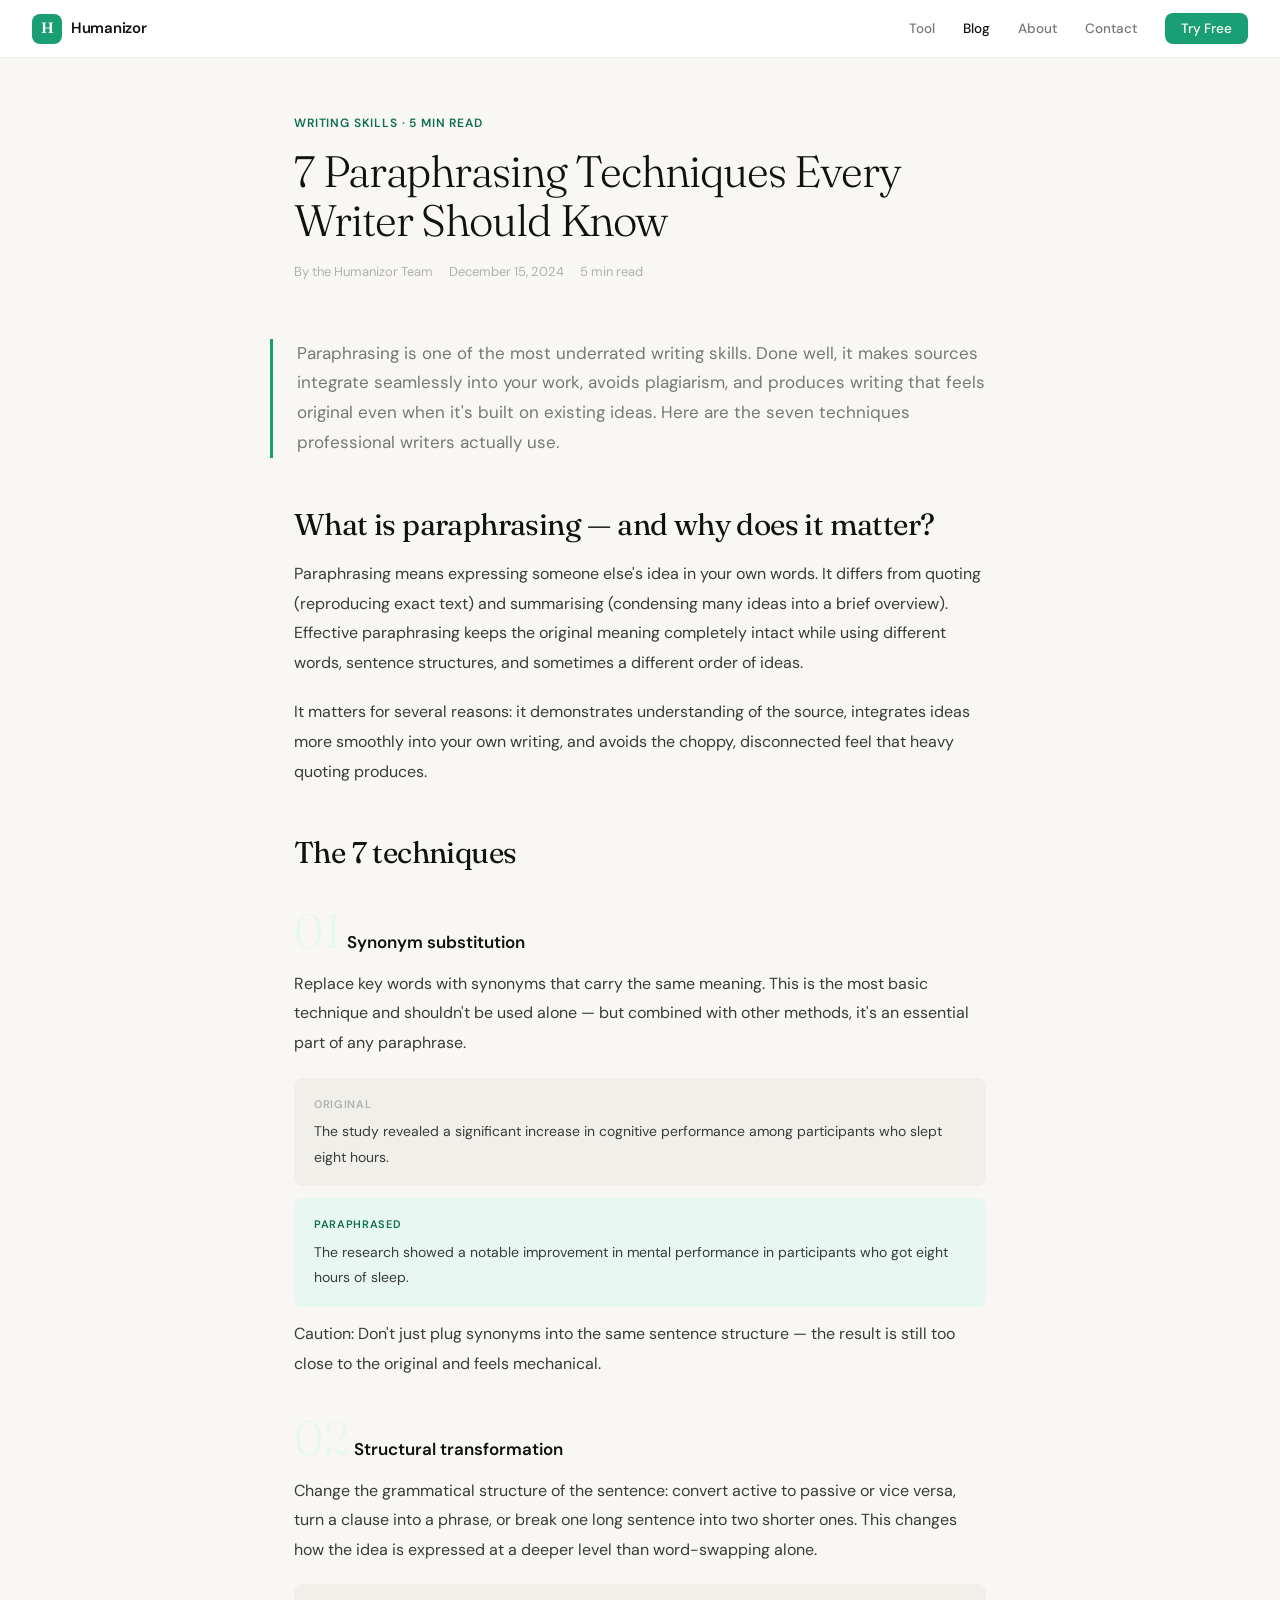
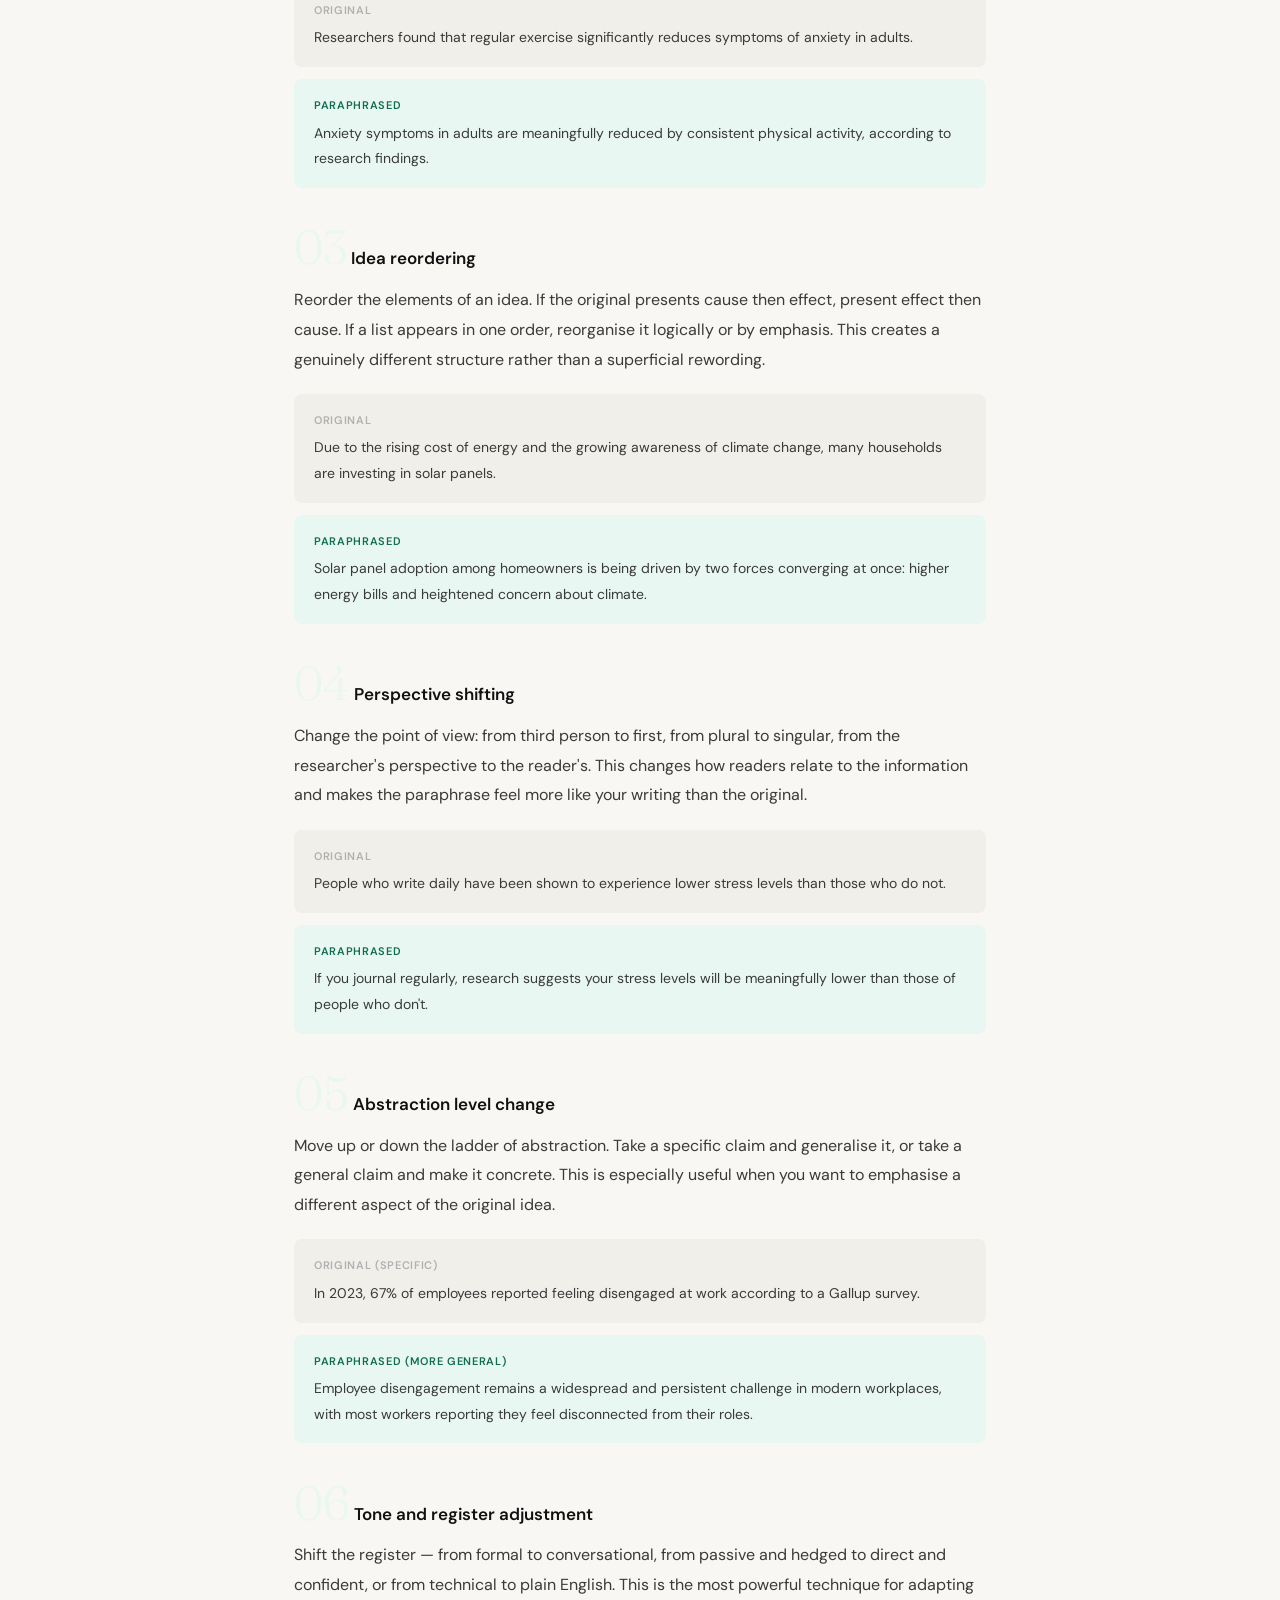
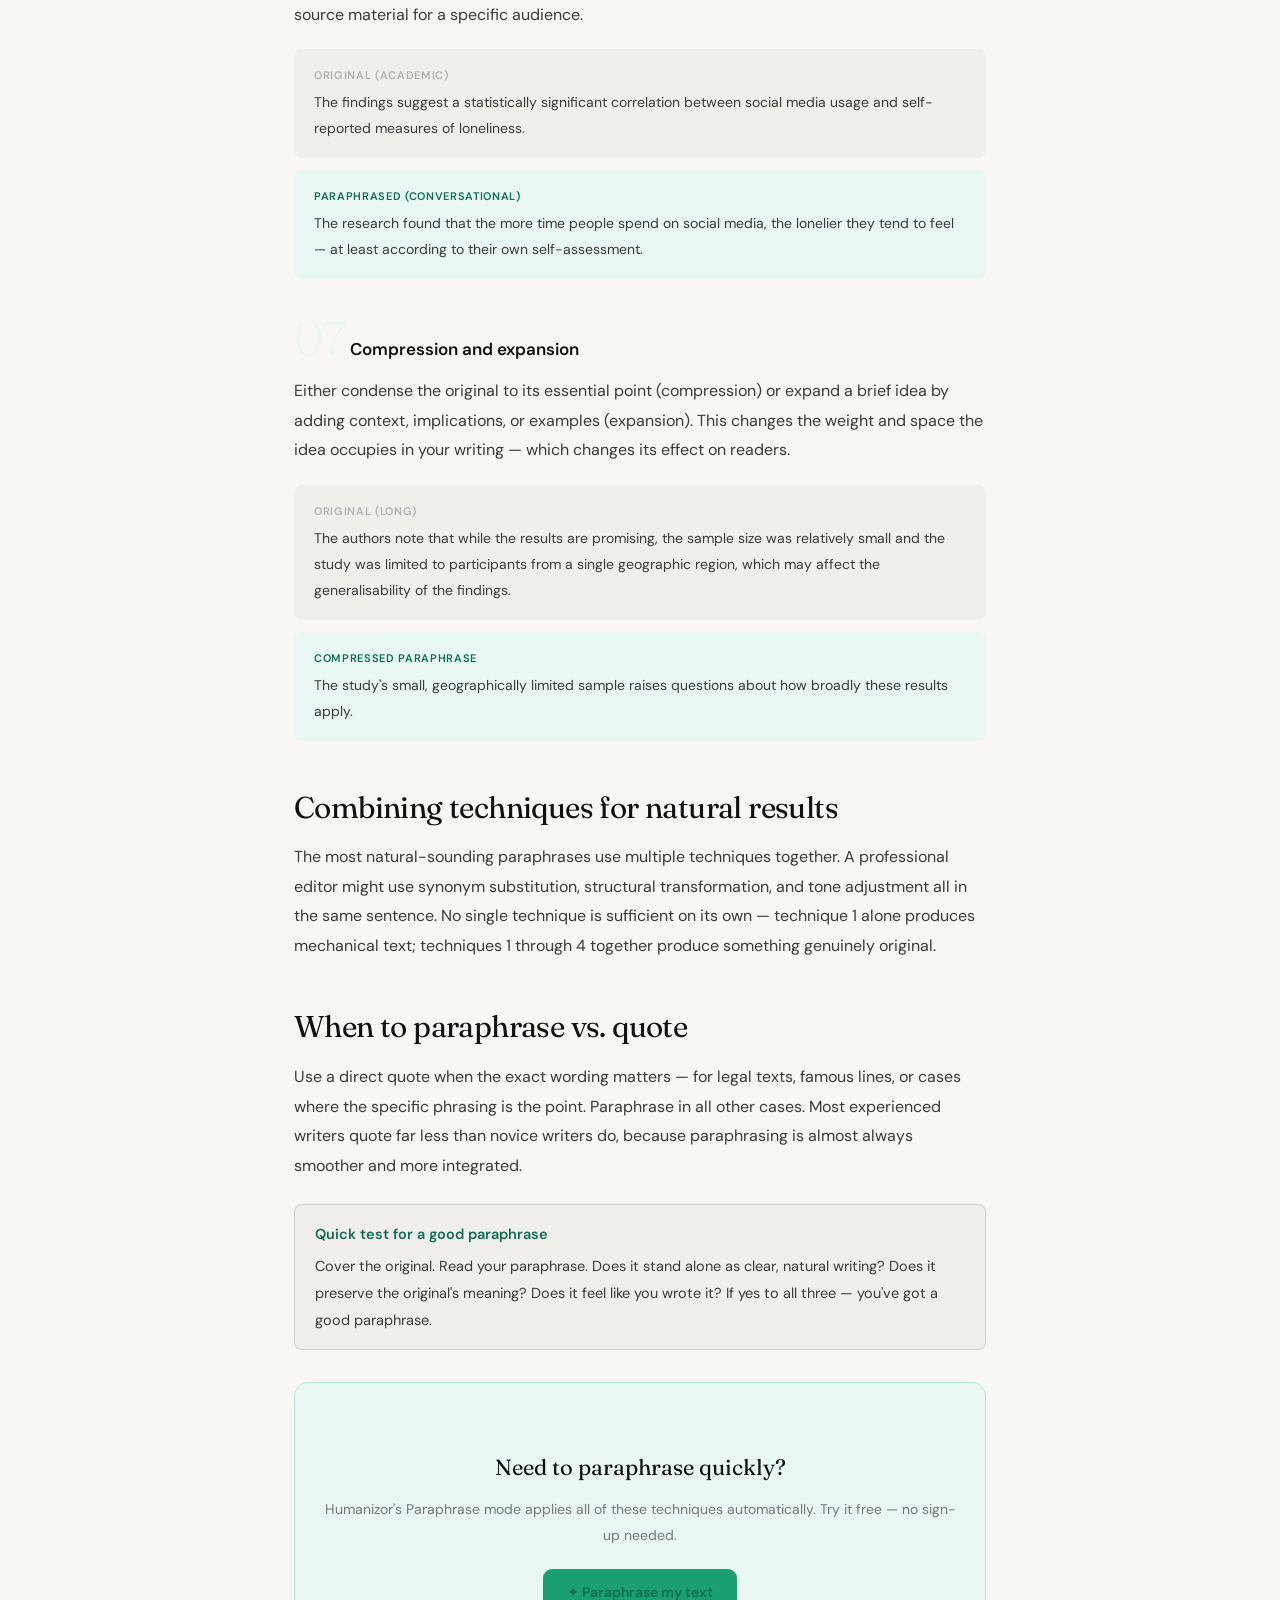
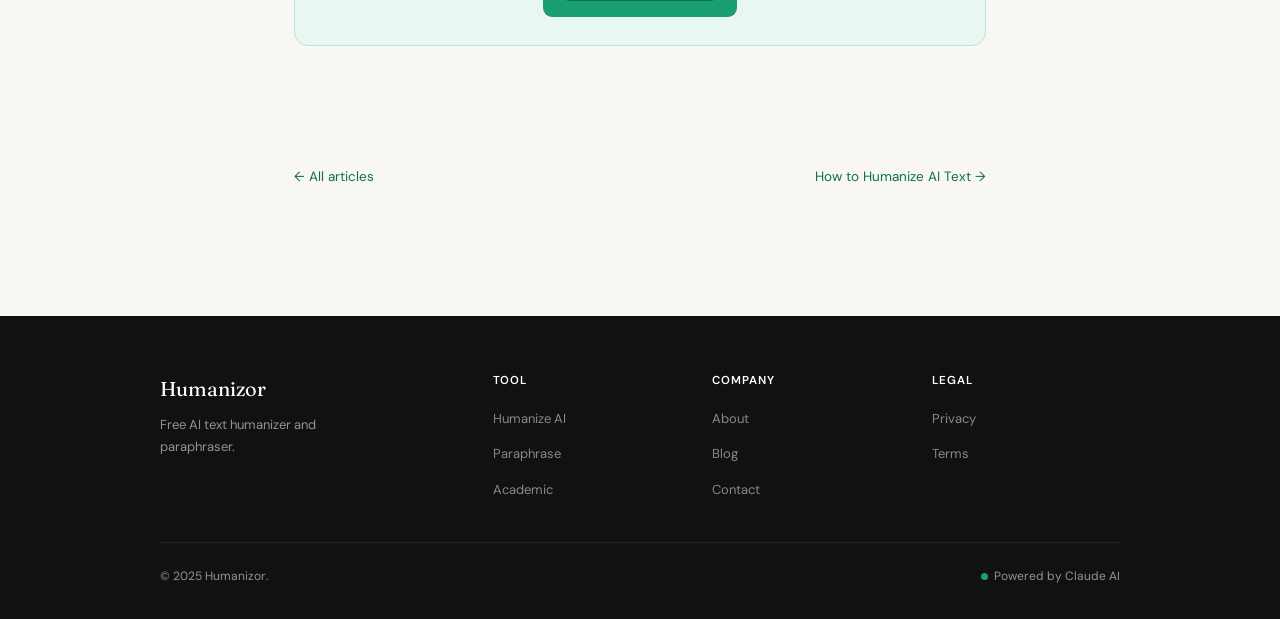
<file: blog post 2.html>
<!DOCTYPE html>
<html lang="en">
<head>
  <meta charset="UTF-8" />
  <meta name="viewport" content="width=device-width, initial-scale=1.0" />
  <title>7 Paraphrasing Techniques Every Writer Should Know (2025)</title>
  <meta name="description" content="Master the 7 most effective paraphrasing techniques used by professional writers and editors. Learn how to reword text while preserving meaning perfectly." />
  <meta name="keywords" content="paraphrasing techniques, how to paraphrase, paraphrase tool, reword text, paraphrasing methods" />
  <meta name="robots" content="index, follow" />
  <link rel="canonical" href="https://humanizor.com/blog/paraphrasing-techniques.html" />
  <meta property="og:title" content="7 Paraphrasing Techniques Every Writer Should Know" />
  <meta property="og:type" content="article" />
  <link rel="preconnect" href="https://fonts.googleapis.com" />
  <link rel="preconnect" href="https://fonts.gstatic.com" crossorigin />
  <link rel="stylesheet" href="../style.css" />
  <script async src="https://pagead2.googlesyndication.com/pagead/js/adsbygoogle.js?client=ca-pub-5536166511863260" crossorigin="anonymous"></script>
  <script type="application/ld+json">
  {
    "@context": "https://schema.org",
    "@type": "Article",
    "headline": "7 Paraphrasing Techniques Every Writer Should Know",
    "author": { "@type": "Organization", "name": "Humanizor" },
    "publisher": { "@type": "Organization", "name": "Humanizor" },
    "datePublished": "2024-12-15",
    "mainEntityOfPage": "https://humanizor.com/blog/paraphrasing-techniques.html"
  }
  </script>
  <style>
    .article-header { max-width: var(--max-w-prose); margin: 0 auto; padding: 3.5rem 1.5rem 1.5rem; }
    .article-cat { font-size: 12px; font-weight: 600; text-transform: uppercase; letter-spacing: 0.07em; color: var(--green-dark); margin-bottom: 0.8rem; }
    .article-header h1 { font-family: var(--font-serif); font-weight: 300; font-size: clamp(28px, 5vw, 44px); line-height: 1.12; letter-spacing: -0.025em; color: var(--ink); margin-bottom: 1rem; }
    .article-meta { font-size: 13px; color: var(--ink-4); display: flex; gap: 1rem; flex-wrap: wrap; margin-bottom: 2rem; }
    .article-intro { font-size: 17px; color: var(--ink-3); line-height: 1.75; max-width: var(--max-w-prose); margin: 0 auto 1rem; padding: 0 1.5rem; border-left: 3px solid var(--green); padding-left: 1.5rem; }
    .technique-num { font-family: var(--font-serif); font-size: 48px; font-weight: 300; color: var(--green-light); line-height: 1; margin-bottom: 0.25rem; }
    .example-box { background: var(--surface-3); border-radius: var(--radius-sm); padding: 1rem 1.25rem; margin: 0.75rem 0; font-size: 14px; }
    .example-box .label { font-size: 11px; font-weight: 600; text-transform: uppercase; letter-spacing: 0.06em; color: var(--ink-4); margin-bottom: 0.3rem; }
    .example-box.after { background: var(--green-light); }
    .example-box.after .label { color: var(--green-dark); }
    .cta-box { background: var(--green-light); border: 1px solid #b2e8d6; border-radius: var(--radius); padding: 1.75rem; text-align: center; margin: 2rem 0; }
    .cta-box h3 { font-family: var(--font-serif); font-size: 22px; font-weight: 400; color: var(--ink); margin-bottom: 0.6rem; }
    .cta-box p { font-size: 14px; color: var(--ink-3); margin-bottom: 1.25rem; }
    .blog-nav { max-width: var(--max-w-prose); margin: 0 auto; padding: 0 1.5rem 3rem; display: flex; justify-content: space-between; gap: 1rem; flex-wrap: wrap; }
    .blog-nav a { font-size: 13.5px; color: var(--green-dark); text-decoration: none; }
    .blog-nav a:hover { text-decoration: underline; }
  </style>
</head>
<body>

<nav class="navbar" role="navigation">
  <a href="/" class="nav-brand"><div class="nav-logo">H</div><span class="nav-name">Humanizor</span></a>
  <ul class="nav-links">
    <li><a href="/">Tool</a></li>
    <li><a href="../blog.html" class="active">Blog</a></li>
    <li><a href="../about.html">About</a></li>
    <li><a href="../contact.html">Contact</a></li>
    <li><a href="/#tool" class="nav-cta">Try Free</a></li>
  </ul>
</nav>

<div class="article-header">
  <div class="article-cat">Writing Skills · 5 min read</div>
  <h1>7 Paraphrasing Techniques Every Writer Should Know</h1>
  <div class="article-meta"><span>By the Humanizor Team</span><span>December 15, 2024</span><span>5 min read</span></div>
</div>

<p class="article-intro">Paraphrasing is one of the most underrated writing skills. Done well, it makes sources integrate seamlessly into your work, avoids plagiarism, and produces writing that feels original even when it's built on existing ideas. Here are the seven techniques professional writers actually use.</p>

<div class="ad-slot">
  <ins class="adsbygoogle" style="display:block" data-ad-client="ca-pub-5536166511863260"
    data-ad-slot="auto" data-ad-format="auto" data-full-width-responsive="true"></ins>
  <script>(adsbygoogle = window.adsbygoogle || []).push({});</script>
</div>

<div class="prose">
  <h2>What is paraphrasing — and why does it matter?</h2>
  <p>Paraphrasing means expressing someone else's idea in your own words. It differs from quoting (reproducing exact text) and summarising (condensing many ideas into a brief overview). Effective paraphrasing keeps the original meaning completely intact while using different words, sentence structures, and sometimes a different order of ideas.</p>
  <p>It matters for several reasons: it demonstrates understanding of the source, integrates ideas more smoothly into your own writing, and avoids the choppy, disconnected feel that heavy quoting produces.</p>

  <h2>The 7 techniques</h2>

  <h3><span class="technique-num">01</span> Synonym substitution</h3>
  <p>Replace key words with synonyms that carry the same meaning. This is the most basic technique and shouldn't be used alone — but combined with other methods, it's an essential part of any paraphrase.</p>
  <div class="example-box"><div class="label">Original</div>The study revealed a significant increase in cognitive performance among participants who slept eight hours.</div>
  <div class="example-box after"><div class="label">Paraphrased</div>The research showed a notable improvement in mental performance in participants who got eight hours of sleep.</div>
  <p>Caution: Don't just plug synonyms into the same sentence structure — the result is still too close to the original and feels mechanical.</p>

  <h3><span class="technique-num">02</span> Structural transformation</h3>
  <p>Change the grammatical structure of the sentence: convert active to passive or vice versa, turn a clause into a phrase, or break one long sentence into two shorter ones. This changes how the idea is expressed at a deeper level than word-swapping alone.</p>
  <div class="example-box"><div class="label">Original</div>Researchers found that regular exercise significantly reduces symptoms of anxiety in adults.</div>
  <div class="example-box after"><div class="label">Paraphrased</div>Anxiety symptoms in adults are meaningfully reduced by consistent physical activity, according to research findings.</div>

  <h3><span class="technique-num">03</span> Idea reordering</h3>
  <p>Reorder the elements of an idea. If the original presents cause then effect, present effect then cause. If a list appears in one order, reorganise it logically or by emphasis. This creates a genuinely different structure rather than a superficial rewording.</p>
  <div class="example-box"><div class="label">Original</div>Due to the rising cost of energy and the growing awareness of climate change, many households are investing in solar panels.</div>
  <div class="example-box after"><div class="label">Paraphrased</div>Solar panel adoption among homeowners is being driven by two forces converging at once: higher energy bills and heightened concern about climate.</div>

  <h3><span class="technique-num">04</span> Perspective shifting</h3>
  <p>Change the point of view: from third person to first, from plural to singular, from the researcher's perspective to the reader's. This changes how readers relate to the information and makes the paraphrase feel more like your writing than the original.</p>
  <div class="example-box"><div class="label">Original</div>People who write daily have been shown to experience lower stress levels than those who do not.</div>
  <div class="example-box after"><div class="label">Paraphrased</div>If you journal regularly, research suggests your stress levels will be meaningfully lower than those of people who don't.</div>

  <h3><span class="technique-num">05</span> Abstraction level change</h3>
  <p>Move up or down the ladder of abstraction. Take a specific claim and generalise it, or take a general claim and make it concrete. This is especially useful when you want to emphasise a different aspect of the original idea.</p>
  <div class="example-box"><div class="label">Original (specific)</div>In 2023, 67% of employees reported feeling disengaged at work according to a Gallup survey.</div>
  <div class="example-box after"><div class="label">Paraphrased (more general)</div>Employee disengagement remains a widespread and persistent challenge in modern workplaces, with most workers reporting they feel disconnected from their roles.</div>

  <h3><span class="technique-num">06</span> Tone and register adjustment</h3>
  <p>Shift the register — from formal to conversational, from passive and hedged to direct and confident, or from technical to plain English. This is the most powerful technique for adapting source material for a specific audience.</p>
  <div class="example-box"><div class="label">Original (academic)</div>The findings suggest a statistically significant correlation between social media usage and self-reported measures of loneliness.</div>
  <div class="example-box after"><div class="label">Paraphrased (conversational)</div>The research found that the more time people spend on social media, the lonelier they tend to feel — at least according to their own self-assessment.</div>

  <h3><span class="technique-num">07</span> Compression and expansion</h3>
  <p>Either condense the original to its essential point (compression) or expand a brief idea by adding context, implications, or examples (expansion). This changes the weight and space the idea occupies in your writing — which changes its effect on readers.</p>
  <div class="example-box"><div class="label">Original (long)</div>The authors note that while the results are promising, the sample size was relatively small and the study was limited to participants from a single geographic region, which may affect the generalisability of the findings.</div>
  <div class="example-box after"><div class="label">Compressed paraphrase</div>The study's small, geographically limited sample raises questions about how broadly these results apply.</div>

  <h2>Combining techniques for natural results</h2>
  <p>The most natural-sounding paraphrases use multiple techniques together. A professional editor might use synonym substitution, structural transformation, and tone adjustment all in the same sentence. No single technique is sufficient on its own — technique 1 alone produces mechanical text; techniques 1 through 4 together produce something genuinely original.</p>

  <h2>When to paraphrase vs. quote</h2>
  <p>Use a direct quote when the exact wording matters — for legal texts, famous lines, or cases where the specific phrasing is the point. Paraphrase in all other cases. Most experienced writers quote far less than novice writers do, because paraphrasing is almost always smoother and more integrated.</p>

  <div class="tip">
    <strong>Quick test for a good paraphrase</strong>
    Cover the original. Read your paraphrase. Does it stand alone as clear, natural writing? Does it preserve the original's meaning? Does it feel like you wrote it? If yes to all three — you've got a good paraphrase.
  </div>

  <div class="cta-box">
    <h3>Need to paraphrase quickly?</h3>
    <p>Humanizor's Paraphrase mode applies all of these techniques automatically. Try it free — no sign-up needed.</p>
    <a href="/#tool" class="btn-primary">✦ Paraphrase my text</a>
  </div>
</div>

<div class="ad-slot">
  <ins class="adsbygoogle" style="display:block" data-ad-client="ca-pub-5536166511863260"
    data-ad-slot="auto" data-ad-format="auto" data-full-width-responsive="true"></ins>
  <script>(adsbygoogle = window.adsbygoogle || []).push({});</script>
</div>

<div class="blog-nav">
  <a href="../blog.html">← All articles</a>
  <a href="how-to-humanize-ai-text.html">How to Humanize AI Text →</a>
</div>

<footer class="site-footer" role="contentinfo">
  <div class="footer-inner">
    <div class="footer-brand"><span class="footer-brand-name">Humanizor</span><p>Free AI text humanizer and paraphraser.</p></div>
    <div class="footer-col"><h4>Tool</h4><ul><li><a href="/#tool">Humanize AI</a></li><li><a href="/#tool">Paraphrase</a></li><li><a href="/#tool">Academic</a></li></ul></div>
    <div class="footer-col"><h4>Company</h4><ul><li><a href="../about.html">About</a></li><li><a href="../blog.html">Blog</a></li><li><a href="../contact.html">Contact</a></li></ul></div>
    <div class="footer-col"><h4>Legal</h4><ul><li><a href="../privacy.html">Privacy</a></li><li><a href="../terms.html">Terms</a></li></ul></div>
  </div>
  <div class="footer-bottom">
    <span>© 2025 Humanizor.</span>
    <div class="powered"><span class="powered-dot"></span>Powered by Claude AI</div>
  </div>
</footer>
<div id="toast"></div>
</body>
</html>
</file>
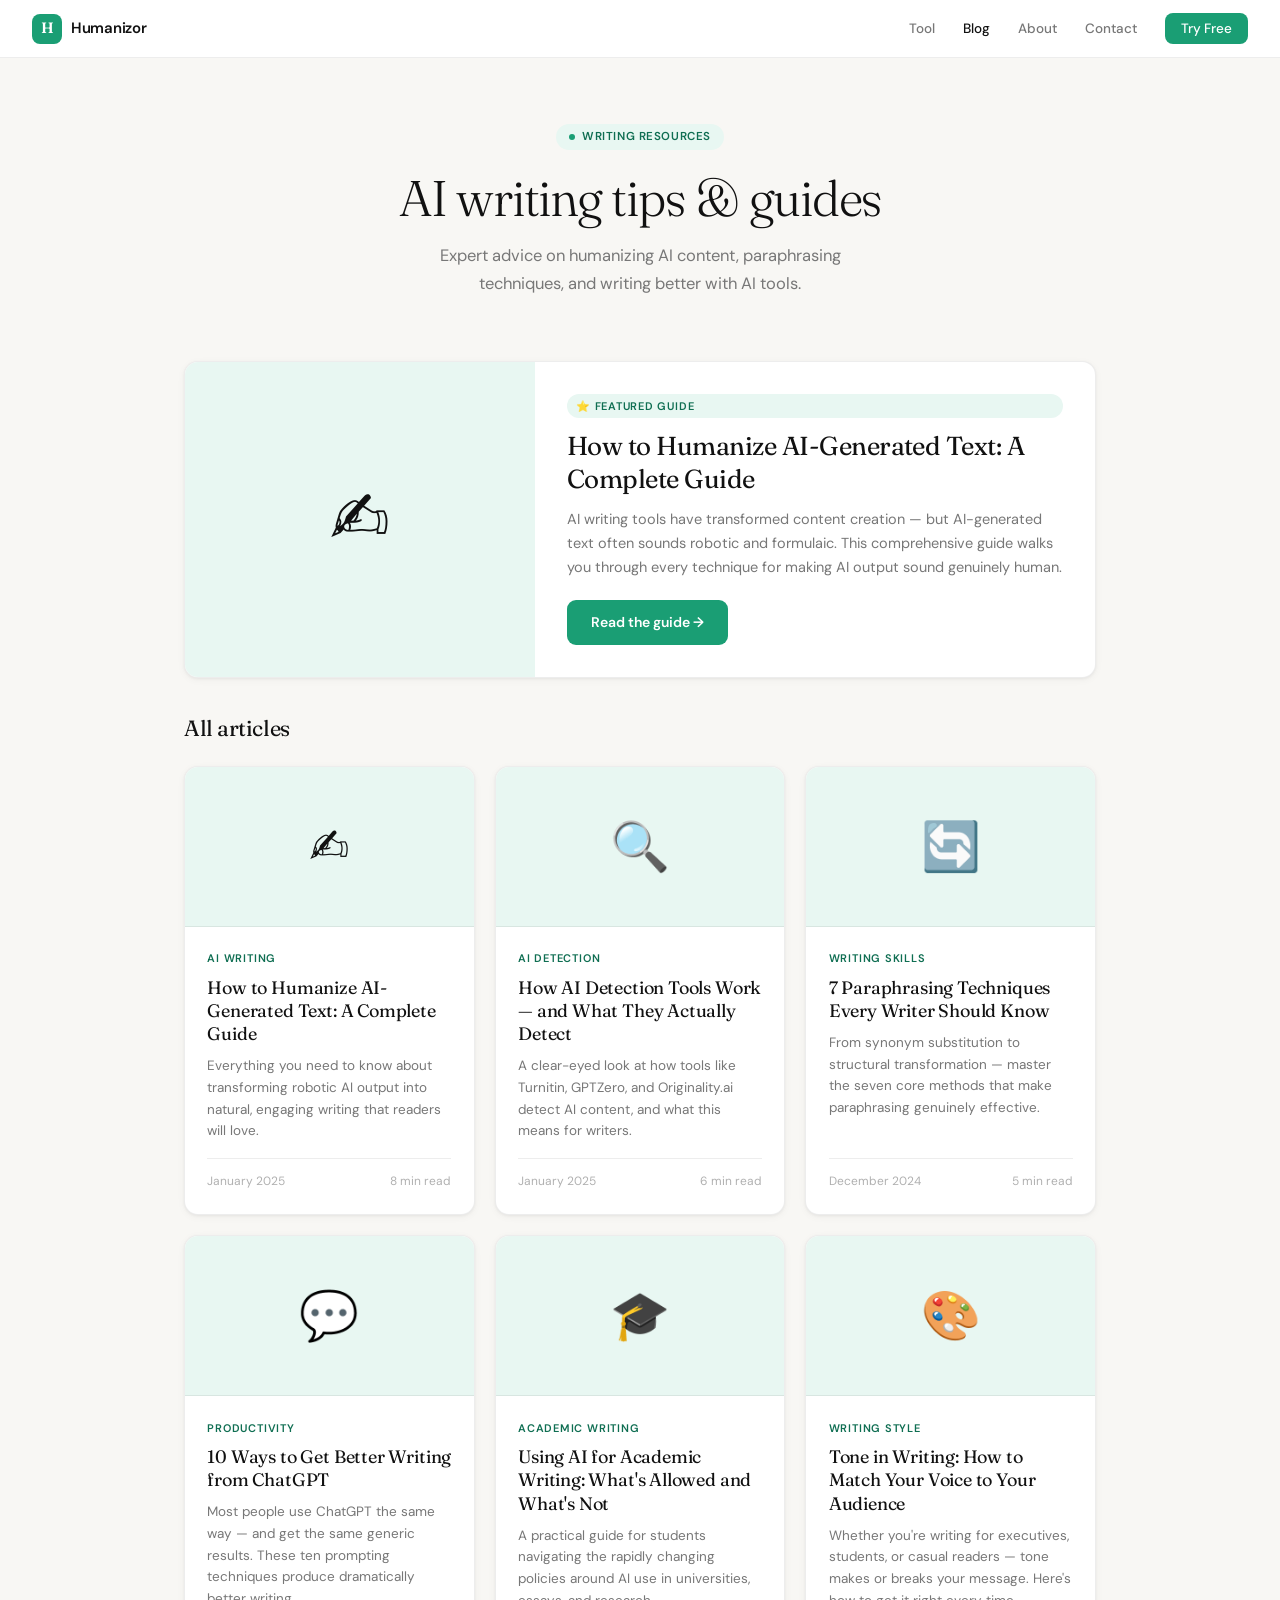
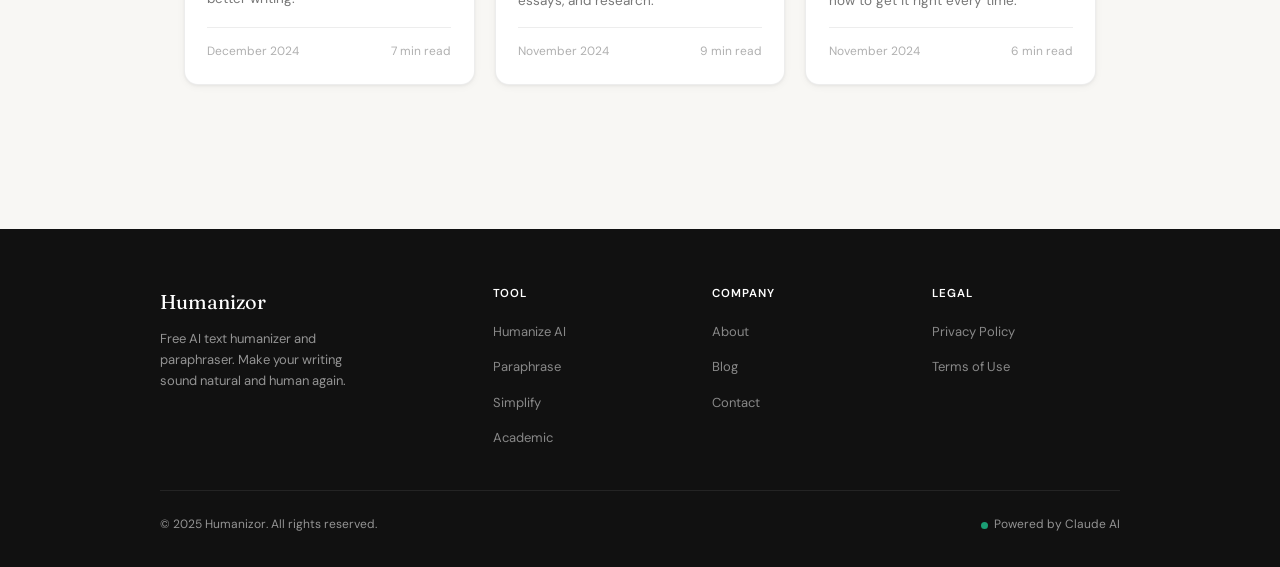
<file: blog.html>
<!DOCTYPE html>
<html lang="en">
<head>
  <meta charset="UTF-8" />
  <meta name="viewport" content="width=device-width, initial-scale=1.0" />
  <title>Blog — AI Writing Tips & Guides | Humanizor</title>
  <meta name="description" content="Expert guides on AI writing, humanizing AI text, paraphrasing techniques, and improving your writing with AI tools. Free resources from Humanizor." />
  <meta name="robots" content="index, follow" />
  <link rel="canonical" href="https://humanizor.com/blog.html" />
  <link rel="preconnect" href="https://fonts.googleapis.com" />
  <link rel="preconnect" href="https://fonts.gstatic.com" crossorigin />
  <link rel="stylesheet" href="style.css" />
  <script async src="https://pagead2.googlesyndication.com/pagead/js/adsbygoogle.js?client=ca-pub-5536166511863260" crossorigin="anonymous"></script>
  <style>
    .blog-wrap { max-width: var(--max-w); margin: 0 auto; padding: 0 1.5rem 4rem; }
    .blog-grid { display: grid; grid-template-columns: repeat(auto-fill, minmax(280px, 1fr)); gap: 1.25rem; }
    .blog-card {
      background: var(--surface); border: 1px solid var(--border);
      border-radius: var(--radius); overflow: hidden;
      box-shadow: var(--shadow-sm); text-decoration: none; color: inherit;
      display: flex; flex-direction: column;
      transition: box-shadow 0.2s, transform 0.2s;
    }
    .blog-card:hover { box-shadow: var(--shadow); transform: translateY(-3px); }
    .blog-thumb {
      height: 160px; background: var(--green-light);
      display: flex; align-items: center; justify-content: center;
      font-size: 48px; border-bottom: 1px solid var(--border);
      flex-shrink: 0;
    }
    .blog-body { padding: 1.4rem; flex: 1; display: flex; flex-direction: column; }
    .blog-cat {
      font-size: 11px; font-weight: 600; text-transform: uppercase;
      letter-spacing: 0.07em; color: var(--green-dark); margin-bottom: 0.5rem;
    }
    .blog-title {
      font-family: var(--font-serif); font-weight: 400;
      font-size: 18px; color: var(--ink); line-height: 1.3;
      letter-spacing: -0.01em; margin-bottom: 0.6rem;
    }
    .blog-excerpt { font-size: 13.5px; color: var(--ink-3); line-height: 1.6; flex: 1; }
    .blog-meta {
      display: flex; align-items: center; gap: 10px;
      margin-top: 1rem; padding-top: 0.85rem;
      border-top: 1px solid var(--border);
      font-size: 12px; color: var(--ink-4);
    }
    .blog-readtime { margin-left: auto; }
    .featured-post {
      background: var(--surface); border: 1px solid var(--border);
      border-radius: var(--radius); overflow: hidden;
      box-shadow: var(--shadow-sm); margin-bottom: 2rem;
      display: grid; grid-template-columns: 1fr 1.6fr;
      text-decoration: none; color: inherit;
      transition: box-shadow 0.2s, transform 0.2s;
    }
    .featured-post:hover { box-shadow: var(--shadow); transform: translateY(-2px); }
    .featured-thumb {
      background: var(--green-light); min-height: 260px;
      display: flex; align-items: center; justify-content: center; font-size: 72px;
    }
    .featured-body { padding: 2rem; display: flex; flex-direction: column; justify-content: center; }
    .featured-badge {
      display: inline-block; font-size: 11px; font-weight: 600;
      text-transform: uppercase; letter-spacing: 0.07em;
      color: var(--green-dark); background: var(--green-light);
      padding: 3px 9px; border-radius: 12px; margin-bottom: 0.75rem;
    }
    .featured-body h2 {
      font-family: var(--font-serif); font-weight: 400;
      font-size: clamp(20px, 3vw, 26px); color: var(--ink);
      line-height: 1.25; letter-spacing: -0.02em; margin-bottom: 0.8rem;
    }
    .featured-body p { font-size: 14.5px; color: var(--ink-3); line-height: 1.65; margin-bottom: 1.25rem; }
    @media (max-width: 600px) { .featured-post { grid-template-columns: 1fr; } .featured-thumb { min-height: 140px; } }
    .section-heading {
      font-family: var(--font-serif); font-size: 22px; font-weight: 400;
      color: var(--ink); margin-bottom: 1.25rem; letter-spacing: -0.02em;
    }
  </style>
</head>
<body>

<nav class="navbar" role="navigation">
  <a href="/" class="nav-brand">
    <div class="nav-logo">H</div>
    <span class="nav-name">Humanizor</span>
  </a>
  <ul class="nav-links">
    <li><a href="/">Tool</a></li>
    <li><a href="blog.html" class="active">Blog</a></li>
    <li><a href="about.html">About</a></li>
    <li><a href="contact.html">Contact</a></li>
    <li><a href="/#tool" class="nav-cta">Try Free</a></li>
  </ul>
</nav>

<section class="page-hero">
  <div class="badge"><span class="badge-dot"></span>Writing Resources</div>
  <h1>AI writing tips & guides</h1>
  <p>Expert advice on humanizing AI content, paraphrasing techniques, and writing better with AI tools.</p>
</section>

<div class="ad-slot">
  <ins class="adsbygoogle" style="display:block" data-ad-client="ca-pub-5536166511863260"
    data-ad-slot="auto" data-ad-format="auto" data-full-width-responsive="true"></ins>
  <script>(adsbygoogle = window.adsbygoogle || []).push({});</script>
</div>

<div class="blog-wrap">

  <!-- Featured -->
  <a href="blog/how-to-humanize-ai-text.html" class="featured-post">
    <div class="featured-thumb">✍️</div>
    <div class="featured-body">
      <span class="featured-badge">⭐ Featured Guide</span>
      <h2>How to Humanize AI-Generated Text: A Complete Guide</h2>
      <p>AI writing tools have transformed content creation — but AI-generated text often sounds robotic and formulaic. This comprehensive guide walks you through every technique for making AI output sound genuinely human.</p>
      <span class="btn-primary" style="align-self:flex-start;">Read the guide →</span>
    </div>
  </a>

  <h2 class="section-heading">All articles</h2>

  <div class="blog-grid">
    <a href="blog/how-to-humanize-ai-text.html" class="blog-card">
      <div class="blog-thumb">✍️</div>
      <div class="blog-body">
        <div class="blog-cat">AI Writing</div>
        <div class="blog-title">How to Humanize AI-Generated Text: A Complete Guide</div>
        <p class="blog-excerpt">Everything you need to know about transforming robotic AI output into natural, engaging writing that readers will love.</p>
        <div class="blog-meta"><span>January 2025</span><span class="blog-readtime">8 min read</span></div>
      </div>
    </a>

    <a href="blog/ai-writing-detection.html" class="blog-card">
      <div class="blog-thumb">🔍</div>
      <div class="blog-body">
        <div class="blog-cat">AI Detection</div>
        <div class="blog-title">How AI Detection Tools Work — and What They Actually Detect</div>
        <p class="blog-excerpt">A clear-eyed look at how tools like Turnitin, GPTZero, and Originality.ai detect AI content, and what this means for writers.</p>
        <div class="blog-meta"><span>January 2025</span><span class="blog-readtime">6 min read</span></div>
      </div>
    </a>

    <a href="blog/paraphrasing-techniques.html" class="blog-card">
      <div class="blog-thumb">🔄</div>
      <div class="blog-body">
        <div class="blog-cat">Writing Skills</div>
        <div class="blog-title">7 Paraphrasing Techniques Every Writer Should Know</div>
        <p class="blog-excerpt">From synonym substitution to structural transformation — master the seven core methods that make paraphrasing genuinely effective.</p>
        <div class="blog-meta"><span>December 2024</span><span class="blog-readtime">5 min read</span></div>
      </div>
    </a>

    <a href="blog/chatgpt-writing-tips.html" class="blog-card">
      <div class="blog-thumb">💬</div>
      <div class="blog-body">
        <div class="blog-cat">Productivity</div>
        <div class="blog-title">10 Ways to Get Better Writing from ChatGPT</div>
        <p class="blog-excerpt">Most people use ChatGPT the same way — and get the same generic results. These ten prompting techniques produce dramatically better writing.</p>
        <div class="blog-meta"><span>December 2024</span><span class="blog-readtime">7 min read</span></div>
      </div>
    </a>

    <a href="blog/academic-writing-ai.html" class="blog-card">
      <div class="blog-thumb">🎓</div>
      <div class="blog-body">
        <div class="blog-cat">Academic Writing</div>
        <div class="blog-title">Using AI for Academic Writing: What's Allowed and What's Not</div>
        <p class="blog-excerpt">A practical guide for students navigating the rapidly changing policies around AI use in universities, essays, and research.</p>
        <div class="blog-meta"><span>November 2024</span><span class="blog-readtime">9 min read</span></div>
      </div>
    </a>

    <a href="blog/tone-in-writing.html" class="blog-card">
      <div class="blog-thumb">🎨</div>
      <div class="blog-body">
        <div class="blog-cat">Writing Style</div>
        <div class="blog-title">Tone in Writing: How to Match Your Voice to Your Audience</div>
        <p class="blog-excerpt">Whether you're writing for executives, students, or casual readers — tone makes or breaks your message. Here's how to get it right every time.</p>
        <div class="blog-meta"><span>November 2024</span><span class="blog-readtime">6 min read</span></div>
      </div>
    </a>
  </div>
</div>

<div class="ad-slot" style="margin-top:1rem;">
  <ins class="adsbygoogle" style="display:block" data-ad-client="ca-pub-5536166511863260"
    data-ad-slot="auto" data-ad-format="auto" data-full-width-responsive="true"></ins>
  <script>(adsbygoogle = window.adsbygoogle || []).push({});</script>
</div>

<footer class="site-footer" role="contentinfo">
  <div class="footer-inner">
    <div class="footer-brand">
      <span class="footer-brand-name">Humanizor</span>
      <p>Free AI text humanizer and paraphraser. Make your writing sound natural and human again.</p>
    </div>
    <div class="footer-col"><h4>Tool</h4><ul><li><a href="/#tool">Humanize AI</a></li><li><a href="/#tool">Paraphrase</a></li><li><a href="/#tool">Simplify</a></li><li><a href="/#tool">Academic</a></li></ul></div>
    <div class="footer-col"><h4>Company</h4><ul><li><a href="about.html">About</a></li><li><a href="blog.html">Blog</a></li><li><a href="contact.html">Contact</a></li></ul></div>
    <div class="footer-col"><h4>Legal</h4><ul><li><a href="privacy.html">Privacy Policy</a></li><li><a href="terms.html">Terms of Use</a></li></ul></div>
  </div>
  <div class="footer-bottom">
    <span>© 2025 Humanizor. All rights reserved.</span>
    <div class="powered"><span class="powered-dot"></span>Powered by Claude AI</div>
  </div>
</footer>
<div id="toast"></div>
</body>
</html>
</file>
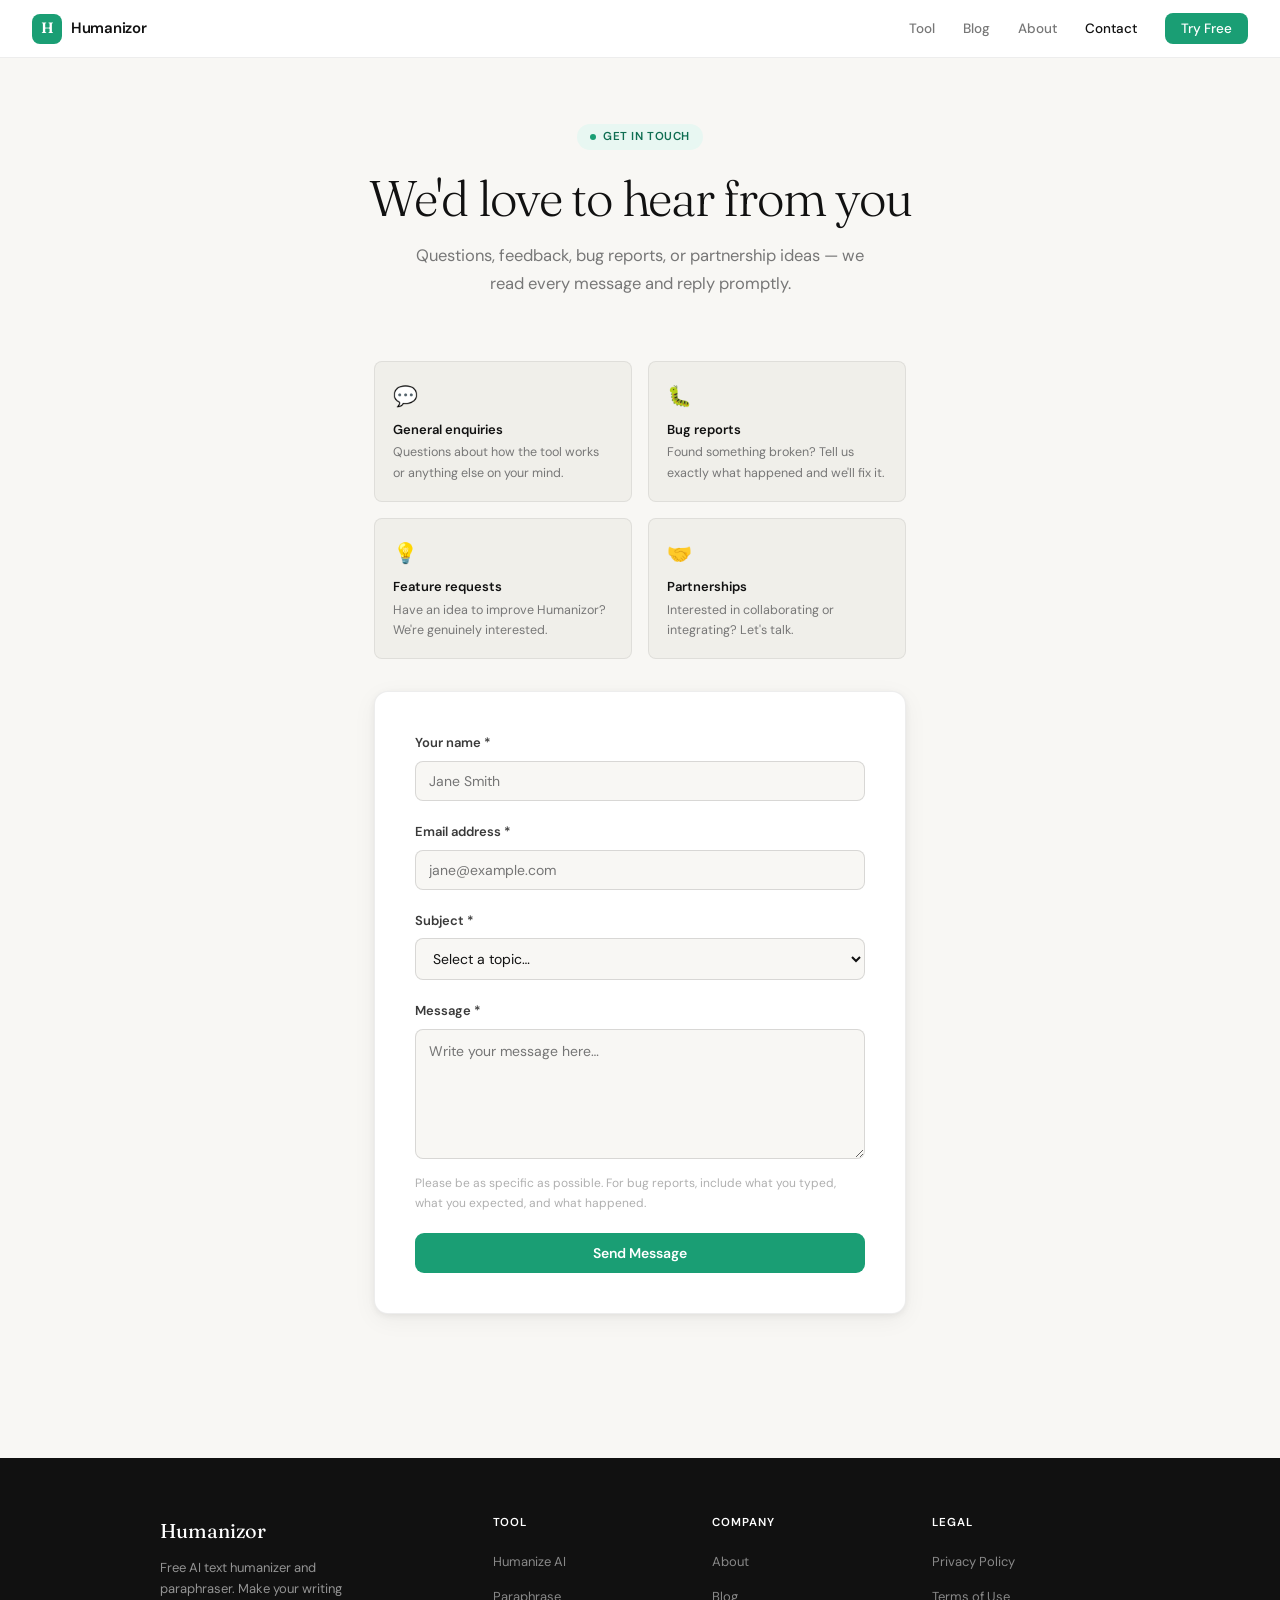
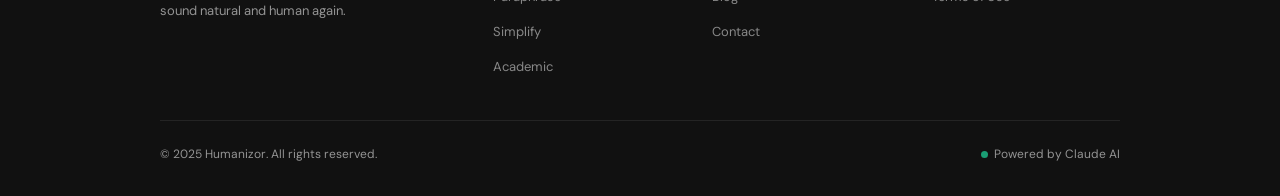
<file: contact.html>
<!DOCTYPE html>
<html lang="en">
<head>
  <meta charset="UTF-8" />
  <meta name="viewport" content="width=device-width, initial-scale=1.0" />
  <title>Contact Us — Humanizor</title>
  <meta name="description" content="Get in touch with the Humanizor team. We welcome feedback, questions, and partnership enquiries." />
  <meta name="robots" content="index, follow" />
  <link rel="canonical" href="https://humanizor.com/contact.html" />
  <link rel="preconnect" href="https://fonts.googleapis.com" />
  <link rel="preconnect" href="https://fonts.gstatic.com" crossorigin />
  <link rel="stylesheet" href="style.css" />
  <script async src="https://pagead2.googlesyndication.com/pagead/js/adsbygoogle.js?client=ca-pub-5536166511863260" crossorigin="anonymous"></script>
  <style>
    .contact-wrap {
      max-width: 580px; margin: 0 auto; padding: 0 1.5rem 4rem;
    }
    .contact-card {
      background: var(--surface); border: 1px solid var(--border);
      border-radius: var(--radius); padding: 2.5rem;
      box-shadow: var(--shadow);
    }
    .form-group { margin-bottom: 1.25rem; }
    .form-group label {
      display: block; font-size: 13px; font-weight: 600;
      color: var(--ink-2); margin-bottom: 0.45rem;
    }
    .form-group input,
    .form-group select,
    .form-group textarea {
      width: 100%; padding: 10px 13px;
      font-family: var(--font-sans); font-size: 14px;
      color: var(--ink); background: var(--surface-2);
      border: 1px solid var(--border-strong);
      border-radius: var(--radius-sm); outline: none;
      transition: border-color 0.15s;
    }
    .form-group input:focus,
    .form-group textarea:focus,
    .form-group select:focus { border-color: var(--green); background: #fff; }
    .form-group textarea { resize: vertical; min-height: 130px; line-height: 1.65; }
    .form-note { font-size: 12px; color: var(--ink-4); margin-top: 0.4rem; }
    .contact-info {
      display: grid; grid-template-columns: 1fr 1fr; gap: 1rem; margin-bottom: 2rem;
    }
    @media (max-width: 500px) { .contact-info { grid-template-columns: 1fr; } }
    .info-card {
      background: var(--surface-3); border-radius: var(--radius-sm);
      padding: 1.1rem; border: 1px solid var(--border);
    }
    .info-icon { font-size: 20px; margin-bottom: 0.4rem; }
    .info-card h3 { font-size: 13px; font-weight: 600; margin-bottom: 2px; color: var(--ink); }
    .info-card p { font-size: 12.5px; color: var(--ink-3); }
    .success-msg {
      display: none; background: var(--green-light); border: 1px solid #b2e8d6;
      border-radius: var(--radius-sm); padding: 1rem 1.25rem;
      color: var(--green-dark); font-size: 14px; margin-top: 1rem;
    }
    .success-msg.show { display: block; }
  </style>
</head>
<body>

<nav class="navbar" role="navigation">
  <a href="/" class="nav-brand">
    <div class="nav-logo">H</div>
    <span class="nav-name">Humanizor</span>
  </a>
  <ul class="nav-links">
    <li><a href="/">Tool</a></li>
    <li><a href="blog.html" class="hide-sm">Blog</a></li>
    <li><a href="about.html">About</a></li>
    <li><a href="contact.html" class="active">Contact</a></li>
    <li><a href="/#tool" class="nav-cta">Try Free</a></li>
  </ul>
</nav>

<section class="page-hero">
  <div class="badge"><span class="badge-dot"></span>Get in Touch</div>
  <h1>We'd love to hear from you</h1>
  <p>Questions, feedback, bug reports, or partnership ideas — we read every message and reply promptly.</p>
</section>

<div class="ad-slot">
  <ins class="adsbygoogle" style="display:block" data-ad-client="ca-pub-5536166511863260"
    data-ad-slot="auto" data-ad-format="auto" data-full-width-responsive="true"></ins>
  <script>(adsbygoogle = window.adsbygoogle || []).push({});</script>
</div>

<div class="contact-wrap">

  <div class="contact-info">
    <div class="info-card"><div class="info-icon">💬</div><h3>General enquiries</h3><p>Questions about how the tool works or anything else on your mind.</p></div>
    <div class="info-card"><div class="info-icon">🐛</div><h3>Bug reports</h3><p>Found something broken? Tell us exactly what happened and we'll fix it.</p></div>
    <div class="info-card"><div class="info-icon">💡</div><h3>Feature requests</h3><p>Have an idea to improve Humanizor? We're genuinely interested.</p></div>
    <div class="info-card"><div class="info-icon">🤝</div><h3>Partnerships</h3><p>Interested in collaborating or integrating? Let's talk.</p></div>
  </div>

  <div class="contact-card">
    <form id="contactForm" novalidate>
      <div class="form-group">
        <label for="name">Your name *</label>
        <input type="text" id="name" name="name" placeholder="Jane Smith" required autocomplete="name" />
      </div>
      <div class="form-group">
        <label for="email">Email address *</label>
        <input type="email" id="email" name="email" placeholder="jane@example.com" required autocomplete="email" />
      </div>
      <div class="form-group">
        <label for="subject">Subject *</label>
        <select id="subject" name="subject" required>
          <option value="">Select a topic…</option>
          <option value="general">General question</option>
          <option value="bug">Bug report</option>
          <option value="feature">Feature request</option>
          <option value="partnership">Partnership / business</option>
          <option value="other">Other</option>
        </select>
      </div>
      <div class="form-group">
        <label for="message">Message *</label>
        <textarea id="message" name="message" placeholder="Write your message here…" required></textarea>
        <p class="form-note">Please be as specific as possible. For bug reports, include what you typed, what you expected, and what happened.</p>
      </div>
      <button type="submit" class="btn-primary" style="width:100%;justify-content:center;">Send Message</button>
      <div class="success-msg" id="successMsg">
        ✓ Thank you! Your message has been received. We typically reply within 1–2 business days.
      </div>
    </form>
  </div>
</div>

<footer class="site-footer" role="contentinfo">
  <div class="footer-inner">
    <div class="footer-brand">
      <span class="footer-brand-name">Humanizor</span>
      <p>Free AI text humanizer and paraphraser. Make your writing sound natural and human again.</p>
    </div>
    <div class="footer-col"><h4>Tool</h4><ul><li><a href="/#tool">Humanize AI</a></li><li><a href="/#tool">Paraphrase</a></li><li><a href="/#tool">Simplify</a></li><li><a href="/#tool">Academic</a></li></ul></div>
    <div class="footer-col"><h4>Company</h4><ul><li><a href="about.html">About</a></li><li><a href="blog.html">Blog</a></li><li><a href="contact.html">Contact</a></li></ul></div>
    <div class="footer-col"><h4>Legal</h4><ul><li><a href="privacy.html">Privacy Policy</a></li><li><a href="terms.html">Terms of Use</a></li></ul></div>
  </div>
  <div class="footer-bottom">
    <span>© 2025 Humanizor. All rights reserved.</span>
    <div class="powered"><span class="powered-dot"></span>Powered by Claude AI</div>
  </div>
</footer>
<div id="toast"></div>

<script>
  document.getElementById('contactForm').addEventListener('submit', function(e) {
    e.preventDefault();
    const name = document.getElementById('name').value.trim();
    const email = document.getElementById('email').value.trim();
    const subject = document.getElementById('subject').value;
    const message = document.getElementById('message').value.trim();

    if (!name || !email || !subject || !message) {
      document.getElementById('toast').textContent = 'Please fill in all required fields.';
      document.getElementById('toast').classList.add('show');
      setTimeout(() => document.getElementById('toast').classList.remove('show'), 3000);
      return;
    }

    // In production, replace this with a real form submission (Formspree, EmailJS, etc.)
    document.getElementById('successMsg').classList.add('show');
    this.reset();
  });
</script>
</body>
</html>
</file>
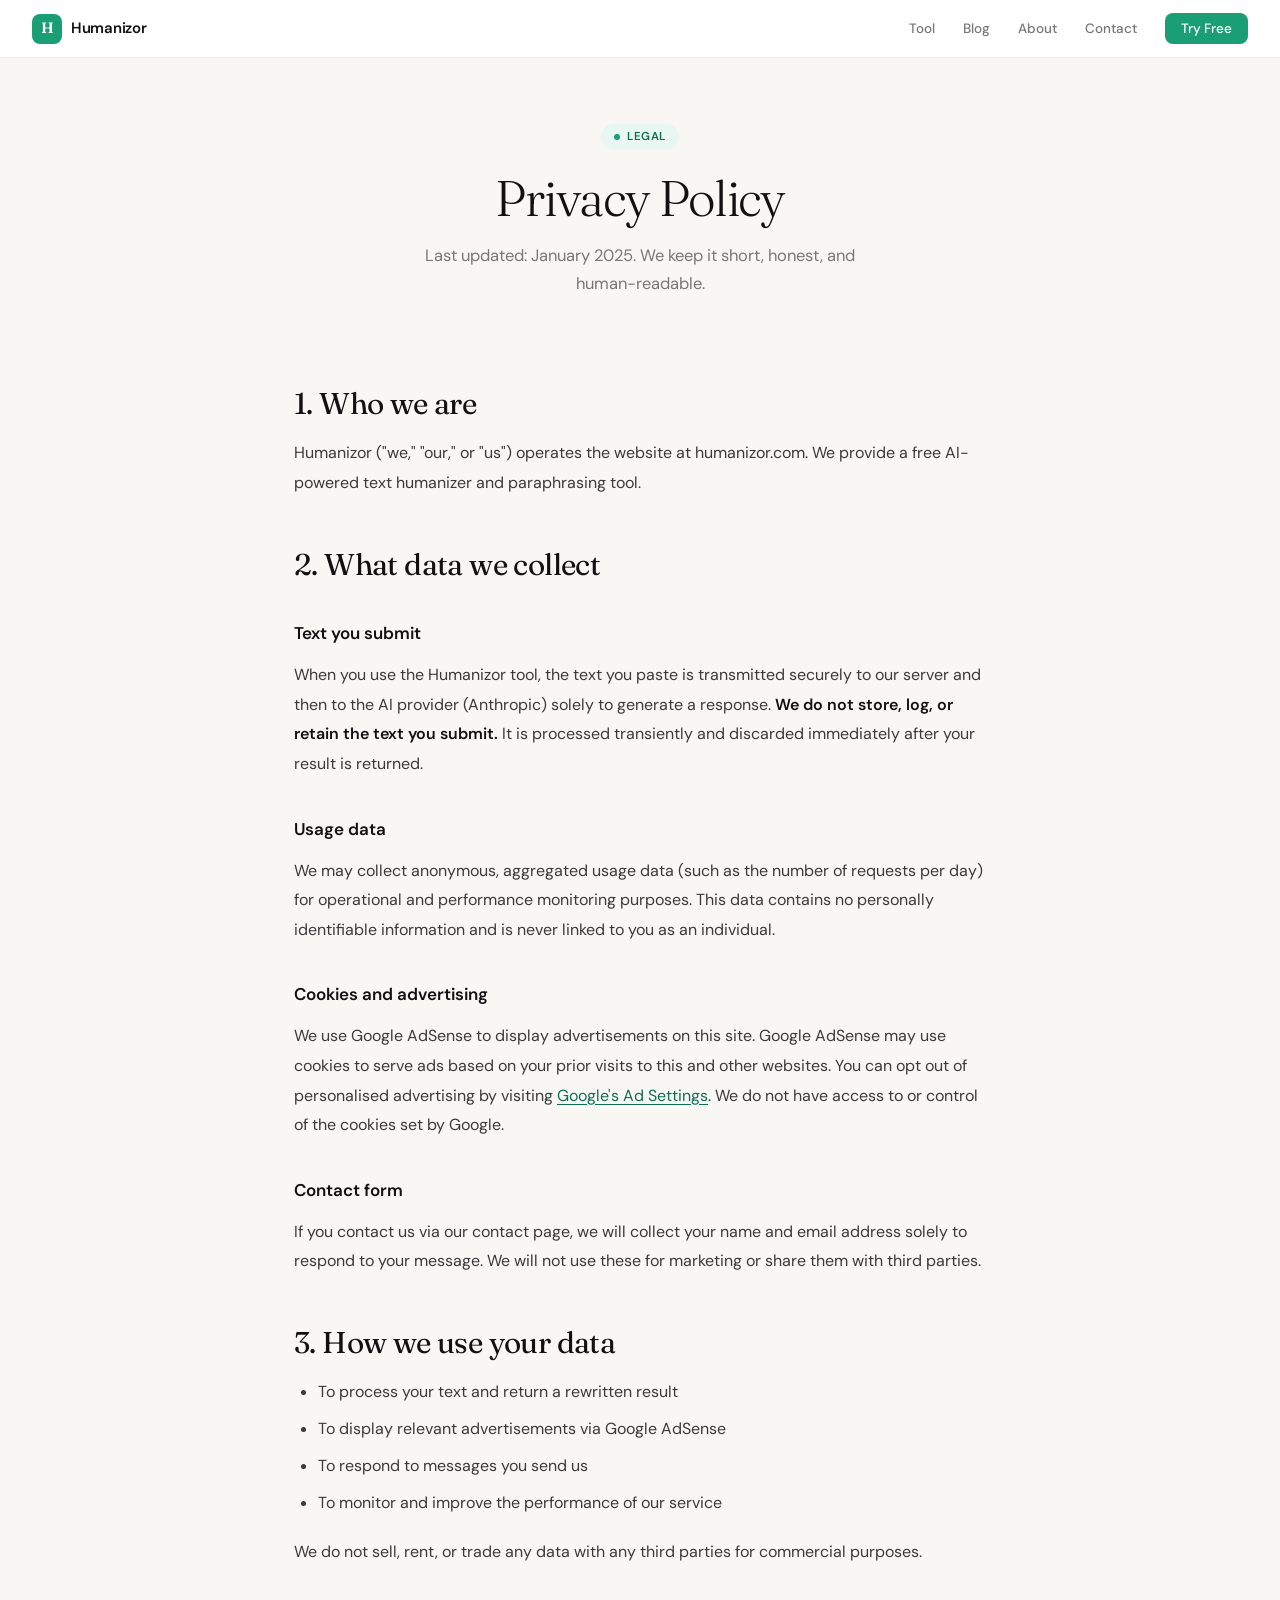
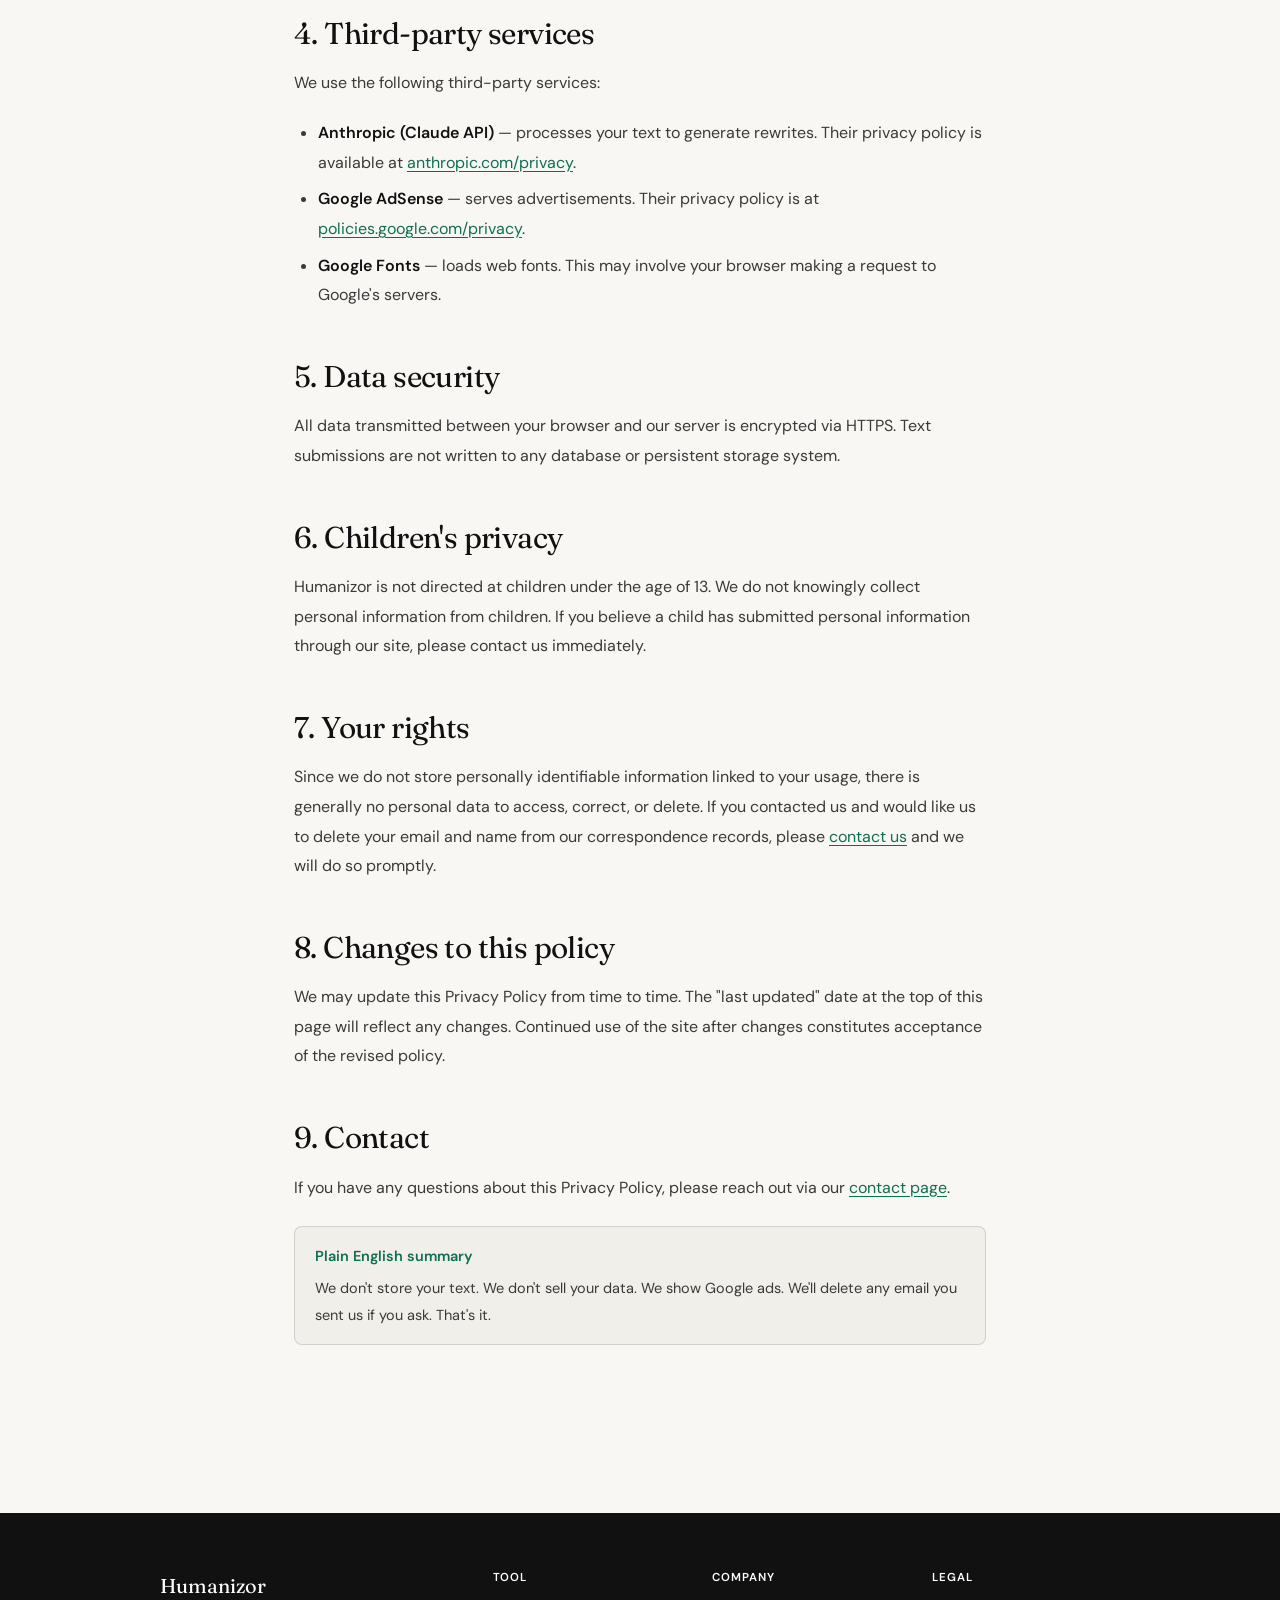
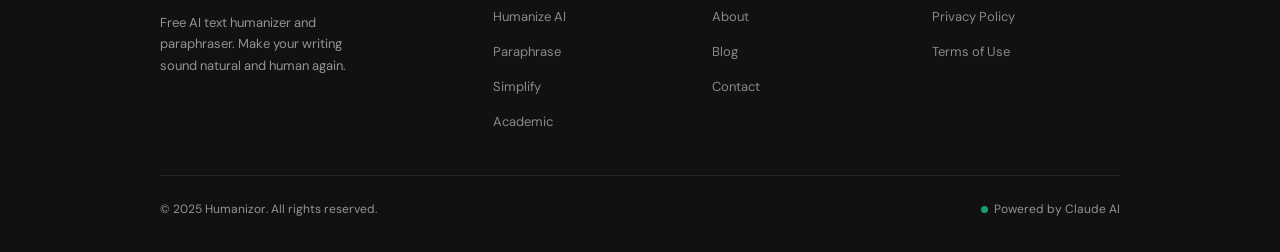
<file: privacy.html>
<!DOCTYPE html>
<html lang="en">
<head>
  <meta charset="UTF-8" />
  <meta name="viewport" content="width=device-width, initial-scale=1.0" />
  <title>Privacy Policy — Humanizor</title>
  <meta name="description" content="Humanizor's privacy policy. We do not store, sell, or share your text. Learn how we handle your data." />
  <meta name="robots" content="index, follow" />
  <link rel="canonical" href="https://humanizor.com/privacy.html" />
  <link rel="preconnect" href="https://fonts.googleapis.com" />
  <link rel="preconnect" href="https://fonts.gstatic.com" crossorigin />
  <link rel="stylesheet" href="style.css" />
  <script async src="https://pagead2.googlesyndication.com/pagead/js/adsbygoogle.js?client=ca-pub-5536166511863260" crossorigin="anonymous"></script>
</head>
<body>

<nav class="navbar" role="navigation" aria-label="Main navigation">
  <a href="/" class="nav-brand">
    <div class="nav-logo">H</div>
    <span class="nav-name">Humanizor</span>
  </a>
  <ul class="nav-links">
    <li><a href="/">Tool</a></li>
    <li><a href="blog.html" class="hide-sm">Blog</a></li>
    <li><a href="about.html">About</a></li>
    <li><a href="contact.html">Contact</a></li>
    <li><a href="/#tool" class="nav-cta">Try Free</a></li>
  </ul>
</nav>

<section class="page-hero">
  <div class="badge"><span class="badge-dot"></span>Legal</div>
  <h1>Privacy Policy</h1>
  <p>Last updated: January 2025. We keep it short, honest, and human-readable.</p>
</section>

<div class="prose">
  <h2>1. Who we are</h2>
  <p>Humanizor ("we," "our," or "us") operates the website at humanizor.com. We provide a free AI-powered text humanizer and paraphrasing tool.</p>

  <h2>2. What data we collect</h2>
  <h3>Text you submit</h3>
  <p>When you use the Humanizor tool, the text you paste is transmitted securely to our server and then to the AI provider (Anthropic) solely to generate a response. <strong>We do not store, log, or retain the text you submit.</strong> It is processed transiently and discarded immediately after your result is returned.</p>

  <h3>Usage data</h3>
  <p>We may collect anonymous, aggregated usage data (such as the number of requests per day) for operational and performance monitoring purposes. This data contains no personally identifiable information and is never linked to you as an individual.</p>

  <h3>Cookies and advertising</h3>
  <p>We use Google AdSense to display advertisements on this site. Google AdSense may use cookies to serve ads based on your prior visits to this and other websites. You can opt out of personalised advertising by visiting <a href="https://www.google.com/settings/ads" target="_blank" rel="noopener noreferrer">Google's Ad Settings</a>. We do not have access to or control of the cookies set by Google.</p>

  <h3>Contact form</h3>
  <p>If you contact us via our contact page, we will collect your name and email address solely to respond to your message. We will not use these for marketing or share them with third parties.</p>

  <h2>3. How we use your data</h2>
  <ul>
    <li>To process your text and return a rewritten result</li>
    <li>To display relevant advertisements via Google AdSense</li>
    <li>To respond to messages you send us</li>
    <li>To monitor and improve the performance of our service</li>
  </ul>
  <p>We do not sell, rent, or trade any data with any third parties for commercial purposes.</p>

  <h2>4. Third-party services</h2>
  <p>We use the following third-party services:</p>
  <ul>
    <li><strong>Anthropic (Claude API)</strong> — processes your text to generate rewrites. Their privacy policy is available at <a href="https://www.anthropic.com/privacy" target="_blank" rel="noopener noreferrer">anthropic.com/privacy</a>.</li>
    <li><strong>Google AdSense</strong> — serves advertisements. Their privacy policy is at <a href="https://policies.google.com/privacy" target="_blank" rel="noopener noreferrer">policies.google.com/privacy</a>.</li>
    <li><strong>Google Fonts</strong> — loads web fonts. This may involve your browser making a request to Google's servers.</li>
  </ul>

  <h2>5. Data security</h2>
  <p>All data transmitted between your browser and our server is encrypted via HTTPS. Text submissions are not written to any database or persistent storage system.</p>

  <h2>6. Children's privacy</h2>
  <p>Humanizor is not directed at children under the age of 13. We do not knowingly collect personal information from children. If you believe a child has submitted personal information through our site, please contact us immediately.</p>

  <h2>7. Your rights</h2>
  <p>Since we do not store personally identifiable information linked to your usage, there is generally no personal data to access, correct, or delete. If you contacted us and would like us to delete your email and name from our correspondence records, please <a href="contact.html">contact us</a> and we will do so promptly.</p>

  <h2>8. Changes to this policy</h2>
  <p>We may update this Privacy Policy from time to time. The "last updated" date at the top of this page will reflect any changes. Continued use of the site after changes constitutes acceptance of the revised policy.</p>

  <h2>9. Contact</h2>
  <p>If you have any questions about this Privacy Policy, please reach out via our <a href="contact.html">contact page</a>.</p>

  <div class="tip">
    <strong>Plain English summary</strong>
    We don't store your text. We don't sell your data. We show Google ads. We'll delete any email you sent us if you ask. That's it.
  </div>
</div>

<footer class="site-footer" role="contentinfo">
  <div class="footer-inner">
    <div class="footer-brand">
      <span class="footer-brand-name">Humanizor</span>
      <p>Free AI text humanizer and paraphraser. Make your writing sound natural and human again.</p>
    </div>
    <div class="footer-col"><h4>Tool</h4><ul><li><a href="/#tool">Humanize AI</a></li><li><a href="/#tool">Paraphrase</a></li><li><a href="/#tool">Simplify</a></li><li><a href="/#tool">Academic</a></li></ul></div>
    <div class="footer-col"><h4>Company</h4><ul><li><a href="about.html">About</a></li><li><a href="blog.html">Blog</a></li><li><a href="contact.html">Contact</a></li></ul></div>
    <div class="footer-col"><h4>Legal</h4><ul><li><a href="privacy.html">Privacy Policy</a></li><li><a href="terms.html">Terms of Use</a></li></ul></div>
  </div>
  <div class="footer-bottom">
    <span>© 2025 Humanizor. All rights reserved.</span>
    <div class="powered"><span class="powered-dot"></span>Powered by Claude AI</div>
  </div>
</footer>
<div id="toast"></div>
</body>
</html>
</file>
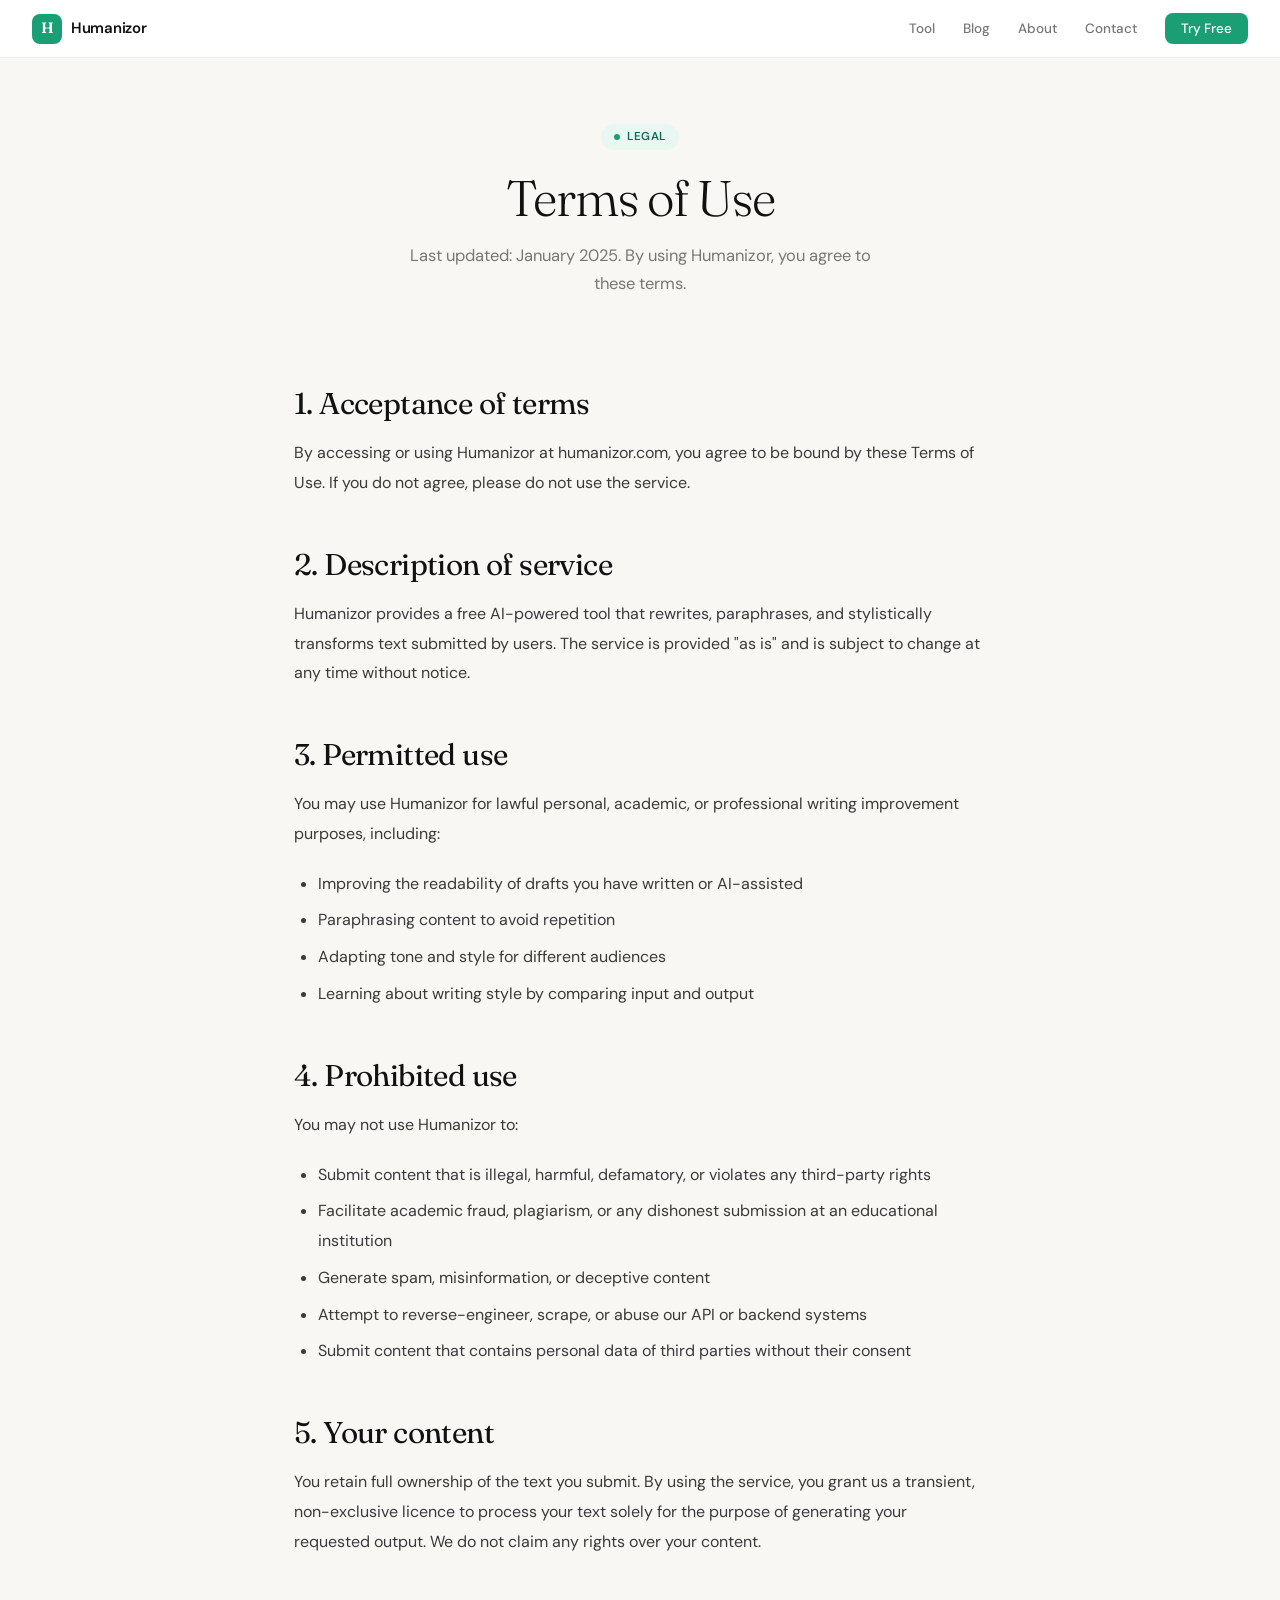
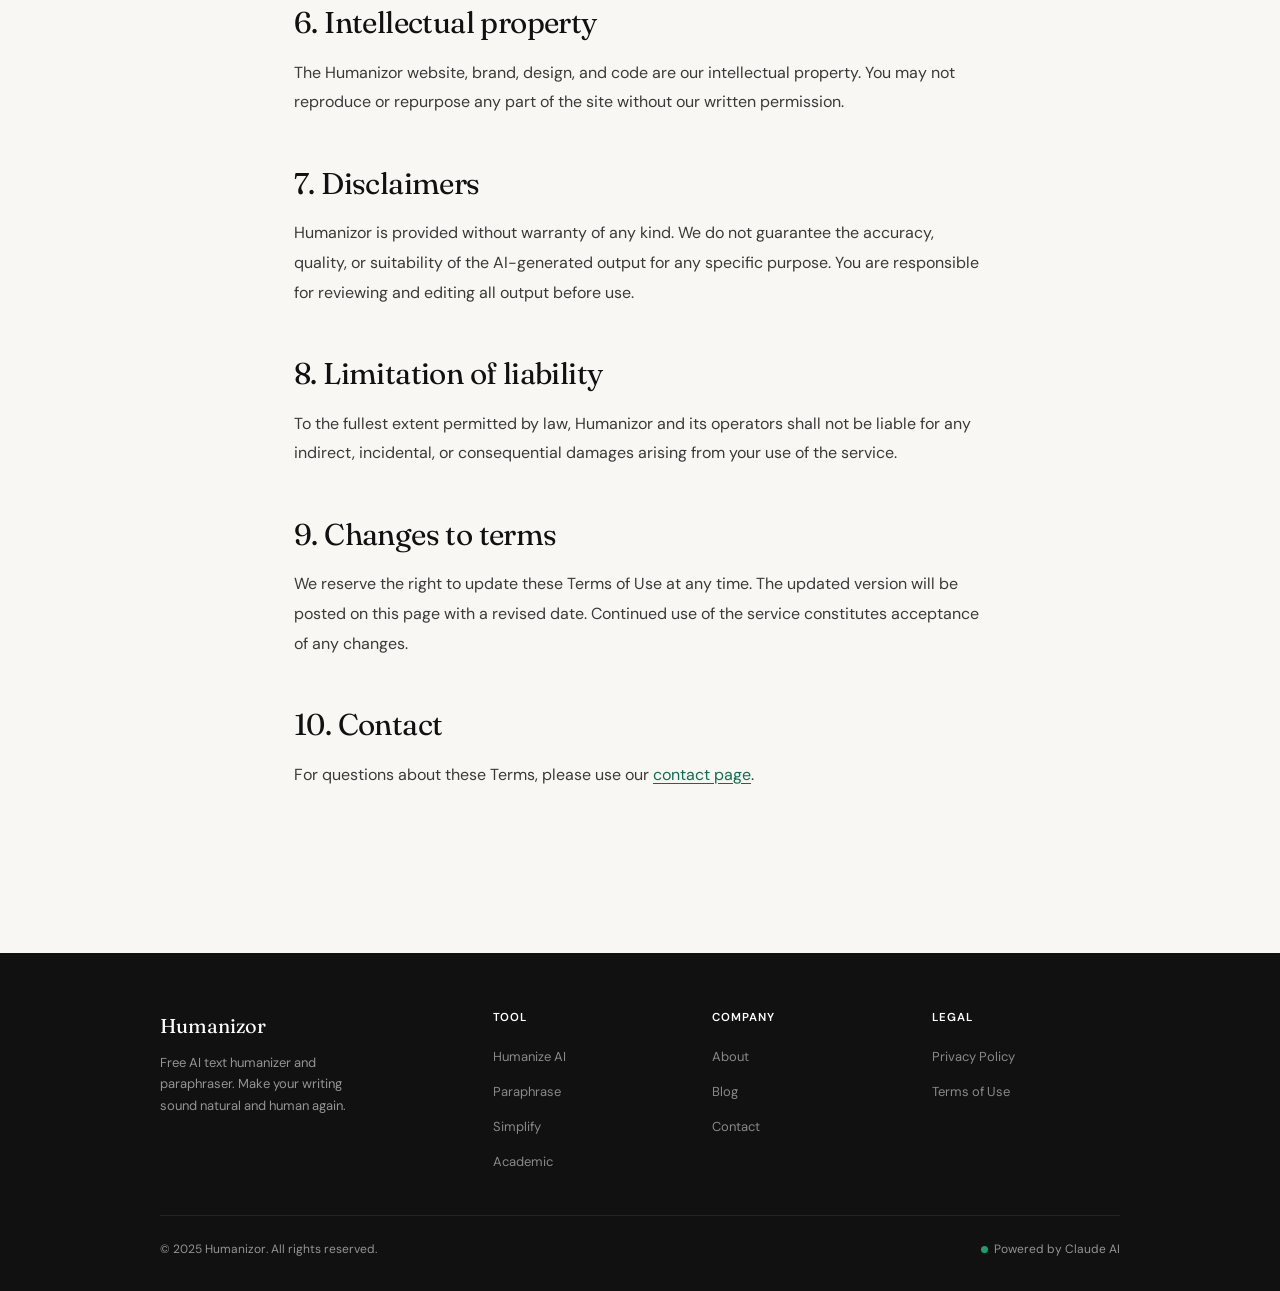
<file: terms.html>
<!DOCTYPE html>
<html lang="en">
<head>
  <meta charset="UTF-8" />
  <meta name="viewport" content="width=device-width, initial-scale=1.0" />
  <title>Terms of Use — Humanizor</title>
  <meta name="description" content="Read Humanizor's terms of use. Learn what you can and cannot do with our free AI text humanizer tool." />
  <meta name="robots" content="index, follow" />
  <link rel="canonical" href="https://humanizor.com/terms.html" />
  <link rel="preconnect" href="https://fonts.googleapis.com" />
  <link rel="preconnect" href="https://fonts.gstatic.com" crossorigin />
  <link rel="stylesheet" href="style.css" />
  <script async src="https://pagead2.googlesyndication.com/pagead/js/adsbygoogle.js?client=ca-pub-5536166511863260" crossorigin="anonymous"></script>
</head>
<body>

<nav class="navbar" role="navigation">
  <a href="/" class="nav-brand">
    <div class="nav-logo">H</div>
    <span class="nav-name">Humanizor</span>
  </a>
  <ul class="nav-links">
    <li><a href="/">Tool</a></li>
    <li><a href="blog.html" class="hide-sm">Blog</a></li>
    <li><a href="about.html">About</a></li>
    <li><a href="contact.html">Contact</a></li>
    <li><a href="/#tool" class="nav-cta">Try Free</a></li>
  </ul>
</nav>

<section class="page-hero">
  <div class="badge"><span class="badge-dot"></span>Legal</div>
  <h1>Terms of Use</h1>
  <p>Last updated: January 2025. By using Humanizor, you agree to these terms.</p>
</section>

<div class="prose">
  <h2>1. Acceptance of terms</h2>
  <p>By accessing or using Humanizor at humanizor.com, you agree to be bound by these Terms of Use. If you do not agree, please do not use the service.</p>

  <h2>2. Description of service</h2>
  <p>Humanizor provides a free AI-powered tool that rewrites, paraphrases, and stylistically transforms text submitted by users. The service is provided "as is" and is subject to change at any time without notice.</p>

  <h2>3. Permitted use</h2>
  <p>You may use Humanizor for lawful personal, academic, or professional writing improvement purposes, including:</p>
  <ul>
    <li>Improving the readability of drafts you have written or AI-assisted</li>
    <li>Paraphrasing content to avoid repetition</li>
    <li>Adapting tone and style for different audiences</li>
    <li>Learning about writing style by comparing input and output</li>
  </ul>

  <h2>4. Prohibited use</h2>
  <p>You may not use Humanizor to:</p>
  <ul>
    <li>Submit content that is illegal, harmful, defamatory, or violates any third-party rights</li>
    <li>Facilitate academic fraud, plagiarism, or any dishonest submission at an educational institution</li>
    <li>Generate spam, misinformation, or deceptive content</li>
    <li>Attempt to reverse-engineer, scrape, or abuse our API or backend systems</li>
    <li>Submit content that contains personal data of third parties without their consent</li>
  </ul>

  <h2>5. Your content</h2>
  <p>You retain full ownership of the text you submit. By using the service, you grant us a transient, non-exclusive licence to process your text solely for the purpose of generating your requested output. We do not claim any rights over your content.</p>

  <h2>6. Intellectual property</h2>
  <p>The Humanizor website, brand, design, and code are our intellectual property. You may not reproduce or repurpose any part of the site without our written permission.</p>

  <h2>7. Disclaimers</h2>
  <p>Humanizor is provided without warranty of any kind. We do not guarantee the accuracy, quality, or suitability of the AI-generated output for any specific purpose. You are responsible for reviewing and editing all output before use.</p>

  <h2>8. Limitation of liability</h2>
  <p>To the fullest extent permitted by law, Humanizor and its operators shall not be liable for any indirect, incidental, or consequential damages arising from your use of the service.</p>

  <h2>9. Changes to terms</h2>
  <p>We reserve the right to update these Terms of Use at any time. The updated version will be posted on this page with a revised date. Continued use of the service constitutes acceptance of any changes.</p>

  <h2>10. Contact</h2>
  <p>For questions about these Terms, please use our <a href="contact.html">contact page</a>.</p>
</div>

<footer class="site-footer" role="contentinfo">
  <div class="footer-inner">
    <div class="footer-brand">
      <span class="footer-brand-name">Humanizor</span>
      <p>Free AI text humanizer and paraphraser. Make your writing sound natural and human again.</p>
    </div>
    <div class="footer-col"><h4>Tool</h4><ul><li><a href="/#tool">Humanize AI</a></li><li><a href="/#tool">Paraphrase</a></li><li><a href="/#tool">Simplify</a></li><li><a href="/#tool">Academic</a></li></ul></div>
    <div class="footer-col"><h4>Company</h4><ul><li><a href="about.html">About</a></li><li><a href="blog.html">Blog</a></li><li><a href="contact.html">Contact</a></li></ul></div>
    <div class="footer-col"><h4>Legal</h4><ul><li><a href="privacy.html">Privacy Policy</a></li><li><a href="terms.html">Terms of Use</a></li></ul></div>
  </div>
  <div class="footer-bottom">
    <span>© 2025 Humanizor. All rights reserved.</span>
    <div class="powered"><span class="powered-dot"></span>Powered by Claude AI</div>
  </div>
</footer>
<div id="toast"></div>
</body>
</html>
</file>
<file: style.css>
/* ============================================================
   Humanizor — Global Stylesheet
   ============================================================ */

@import url('https://fonts.googleapis.com/css2?family=Fraunces:ital,opsz,wght@0,9..144,300;0,9..144,400;0,9..144,600;1,9..144,300&family=DM+Sans:opsz,wght@9..40,300;9..40,400;9..40,500;9..40,600&display=swap');

*, *::before, *::after { box-sizing: border-box; margin: 0; padding: 0; }

:root {
  --green:         #1a9e74;
  --green-light:   #e8f7f2;
  --green-dark:    #0f6e52;
  --ink:           #111111;
  --ink-2:         #3a3a3a;
  --ink-3:         #777777;
  --ink-4:         #b0b0b0;
  --surface:       #ffffff;
  --surface-2:     #f8f7f4;
  --surface-3:     #f0efea;
  --border:        rgba(0,0,0,0.07);
  --border-strong: rgba(0,0,0,0.13);
  --radius:        14px;
  --radius-sm:     8px;
  --radius-xs:     5px;
  --shadow-sm:     0 1px 3px rgba(0,0,0,0.05),0 2px 8px rgba(0,0,0,0.04);
  --shadow:        0 2px 6px rgba(0,0,0,0.06),0 6px 24px rgba(0,0,0,0.05);
  --font-serif:    'Fraunces', Georgia, serif;
  --font-sans:     'DM Sans', system-ui, sans-serif;
  --max-w:         960px;
  --max-w-prose:   740px;
}

html { font-size: 16px; scroll-behavior: smooth; }

body {
  font-family: var(--font-sans);
  color: var(--ink);
  background: var(--surface-2);
  min-height: 100vh;
  line-height: 1.65;
  -webkit-font-smoothing: antialiased;
}

img { max-width: 100%; display: block; }

/* ==============================
   NAVBAR
   ============================== */
.navbar {
  background: rgba(255,255,255,0.94);
  backdrop-filter: blur(12px);
  -webkit-backdrop-filter: blur(12px);
  border-bottom: 1px solid var(--border);
  padding: 0 2rem;
  display: flex;
  align-items: center;
  justify-content: space-between;
  height: 58px;
  position: sticky;
  top: 0;
  z-index: 100;
}
.nav-brand { display: flex; align-items: center; gap: 9px; text-decoration: none; }
.nav-logo {
  width: 30px; height: 30px;
  background: var(--green); border-radius: 8px;
  display: flex; align-items: center; justify-content: center;
  font-family: var(--font-serif); font-size: 15px; font-weight: 600;
  color: #fff; letter-spacing: -0.5px;
}
.nav-name { font-size: 15px; font-weight: 600; color: var(--ink); letter-spacing: -0.02em; }
.nav-links { display: flex; gap: 1.75rem; list-style: none; }
.nav-links a {
  font-size: 13.5px; font-weight: 500; color: var(--ink-3);
  text-decoration: none; transition: color 0.15s;
}
.nav-links a:hover, .nav-links a.active { color: var(--ink); }
.nav-cta {
  font-size: 13px; font-weight: 600;
  padding: 7px 16px; background: var(--green); color: #fff !important;
  border-radius: 8px; text-decoration: none; transition: background 0.15s;
}
.nav-cta:hover { background: var(--green-dark) !important; }

/* ==============================
   FOOTER
   ============================== */
.site-footer {
  background: #111; color: rgba(255,255,255,0.55);
  padding: 3.5rem 2rem 2rem; margin-top: 5rem;
}
.footer-inner {
  max-width: var(--max-w); margin: 0 auto;
  display: grid; grid-template-columns: 1.6fr 1fr 1fr 1fr; gap: 2rem;
}
.footer-brand-name {
  font-family: var(--font-serif); font-size: 20px; font-weight: 400;
  color: #fff; margin-bottom: 0.6rem; display: block;
}
.footer-brand p { font-size: 13px; line-height: 1.65; max-width: 210px; }
.footer-col h4 {
  font-size: 11.5px; font-weight: 600; text-transform: uppercase;
  letter-spacing: 0.08em; color: #fff; margin-bottom: 0.9rem;
}
.footer-col ul { list-style: none; display: flex; flex-direction: column; gap: 0.55rem; }
.footer-col ul a {
  font-size: 13px; color: rgba(255,255,255,0.5);
  text-decoration: none; transition: color 0.12s;
}
.footer-col ul a:hover { color: #fff; }
.footer-bottom {
  max-width: var(--max-w); margin: 2.5rem auto 0;
  padding-top: 1.5rem; border-top: 1px solid rgba(255,255,255,0.08);
  display: flex; justify-content: space-between; align-items: center;
  font-size: 12px; flex-wrap: wrap; gap: 0.5rem;
}
.footer-bottom a { color: rgba(255,255,255,0.35); text-decoration: none; }
.powered { display: flex; align-items: center; gap: 6px; }
.powered-dot { width: 7px; height: 7px; border-radius: 50%; background: var(--green); }

/* ==============================
   PAGE HERO (shared)
   ============================== */
.page-hero {
  max-width: var(--max-w-prose); margin: 0 auto;
  padding: 4rem 2rem 2.5rem; text-align: center;
}
.badge {
  display: inline-flex; align-items: center; gap: 7px;
  background: var(--green-light); color: var(--green-dark);
  font-size: 11.5px; font-weight: 600; padding: 4px 13px;
  border-radius: 20px; margin-bottom: 1.25rem;
  letter-spacing: 0.05em; text-transform: uppercase;
}
.badge-dot { width: 6px; height: 6px; border-radius: 50%; background: var(--green); }
.page-hero h1 {
  font-family: var(--font-serif); font-weight: 300;
  font-size: clamp(30px, 5vw, 50px); line-height: 1.12;
  letter-spacing: -0.025em; color: var(--ink); margin-bottom: 1rem;
}
.page-hero p { font-size: 16.5px; color: var(--ink-3); max-width: 480px; margin: 0 auto; line-height: 1.65; }

/* ==============================
   AD SLOTS
   ============================== */
.ad-slot { max-width: var(--max-w); margin: 0 auto 1.5rem; padding: 0 1.5rem; text-align: center; }

/* ==============================
   PROSE (blogs, about, etc.)
   ============================== */
.prose {
  max-width: var(--max-w-prose); margin: 0 auto;
  padding: 0 1.5rem 4rem; font-size: 16px; line-height: 1.85; color: var(--ink-2);
}
.prose h2 {
  font-family: var(--font-serif); font-weight: 400;
  font-size: clamp(22px, 3vw, 30px); color: var(--ink);
  margin: 3rem 0 1rem; letter-spacing: -0.02em; line-height: 1.25;
}
.prose h3 {
  font-family: var(--font-sans); font-weight: 600; font-size: 17px;
  color: var(--ink); margin: 2.2rem 0 0.65rem;
}
.prose p { margin-bottom: 1.25rem; }
.prose ul, .prose ol { margin: 0.75rem 0 1.25rem 1.5rem; }
.prose li { margin-bottom: 0.45rem; }
.prose strong { font-weight: 600; color: var(--ink); }
.prose a { color: var(--green-dark); text-decoration: underline; text-underline-offset: 3px; }
.prose blockquote {
  border-left: 3px solid var(--green); padding: 0.85rem 1.25rem;
  margin: 1.75rem 0; background: var(--green-light);
  border-radius: 0 var(--radius-sm) var(--radius-sm) 0;
  font-style: italic; color: var(--ink-2);
}
.prose .tip {
  background: var(--surface-3); border: 1px solid var(--border-strong);
  border-radius: var(--radius-sm); padding: 1rem 1.25rem; margin: 1.5rem 0;
  font-size: 14.5px;
}
.prose .tip strong { display: block; margin-bottom: 0.3rem; color: var(--green-dark); }

/* ==============================
   CARDS
   ============================== */
.card {
  background: var(--surface); border: 1px solid var(--border);
  border-radius: var(--radius); padding: 1.5rem;
  box-shadow: var(--shadow-sm);
  transition: box-shadow 0.2s, transform 0.2s;
}
.card:hover { box-shadow: var(--shadow); transform: translateY(-2px); }

/* ==============================
   BUTTONS
   ============================== */
.btn-primary {
  display: inline-flex; align-items: center; gap: 8px;
  padding: 11px 24px; background: var(--green); color: #fff;
  border: none; border-radius: 9px; font-family: var(--font-sans);
  font-size: 14px; font-weight: 600; cursor: pointer;
  text-decoration: none; transition: background 0.15s, transform 0.1s;
}
.btn-primary:hover { background: var(--green-dark); color: #fff; }
.btn-primary:active { transform: scale(0.98); }
.btn-primary:disabled { opacity: 0.5; cursor: not-allowed; transform: none; }

.btn-ghost {
  display: inline-flex; align-items: center; gap: 7px;
  padding: 10px 20px; background: var(--surface); color: var(--ink-2);
  border: 1px solid var(--border-strong); border-radius: 9px;
  font-family: var(--font-sans); font-size: 14px; font-weight: 500;
  cursor: pointer; text-decoration: none; transition: background 0.12s;
}
.btn-ghost:hover { background: var(--surface-3); color: var(--ink); }

.btn-sm {
  font-family: var(--font-sans); font-size: 12px; font-weight: 500;
  padding: 4px 10px; background: none;
  border: 1px solid var(--border-strong); border-radius: var(--radius-xs);
  color: var(--ink-3); cursor: pointer; transition: all 0.12s;
}
.btn-sm:hover { background: var(--surface-3); color: var(--ink); }

/* ==============================
   SPINNER & TOAST
   ============================== */
.spinner {
  width: 15px; height: 15px;
  border: 2.5px solid rgba(255,255,255,0.3);
  border-top-color: #fff; border-radius: 50%;
  animation: spin 0.65s linear infinite; display: none; flex-shrink: 0;
}
@keyframes spin { to { transform: rotate(360deg); } }

#toast {
  position: fixed; bottom: 24px; right: 24px;
  background: var(--ink); color: #fff;
  font-size: 13px; font-weight: 500;
  padding: 10px 18px; border-radius: 9px;
  opacity: 0; pointer-events: none; transform: translateY(8px);
  transition: opacity 0.2s, transform 0.2s; z-index: 9999; max-width: 300px;
}
#toast.show { opacity: 1; transform: translateY(0); }

/* ==============================
   PILL TABS
   ============================== */
.pill-tab {
  font-size: 12.5px; font-weight: 500; padding: 5px 14px;
  border-radius: 20px; border: 1px solid var(--border-strong);
  background: var(--surface); color: var(--ink-3); cursor: pointer;
  transition: all 0.15s; white-space: nowrap; font-family: var(--font-sans);
}
.pill-tab:hover { background: var(--surface-3); color: var(--ink); }
.pill-tab.active { background: var(--ink); border-color: var(--ink); color: #fff; }

/* ==============================
   PANEL
   ============================== */
.panel {
  background: var(--surface); border: 1px solid var(--border);
  border-radius: var(--radius); box-shadow: var(--shadow-sm);
  display: flex; flex-direction: column; overflow: hidden;
}
.panel-head {
  padding: 10px 14px; border-bottom: 1px solid var(--border);
  display: flex; align-items: center; justify-content: space-between;
  background: var(--surface-2);
}
.panel-title {
  font-size: 11px; font-weight: 600; color: var(--ink-4);
  text-transform: uppercase; letter-spacing: 0.08em;
}
.panel-btns { display: flex; gap: 4px; }
.panel-foot {
  padding: 8px 14px; border-top: 1px solid var(--border);
  display: flex; justify-content: space-between; align-items: center;
}
.wc-count { font-size: 12px; color: var(--ink-4); }

/* ==============================
   RESPONSIVE
   ============================== */
@media (max-width: 768px) {
  .navbar { padding: 0 1.25rem; }
  .footer-inner { grid-template-columns: 1fr 1fr; }
}
@media (max-width: 560px) {
  .footer-inner { grid-template-columns: 1fr; }
  .page-hero { padding: 3rem 1.25rem 2rem; }
  .navbar { padding: 0 1rem; }
  .nav-links .hide-sm { display: none; }
}
</file>
